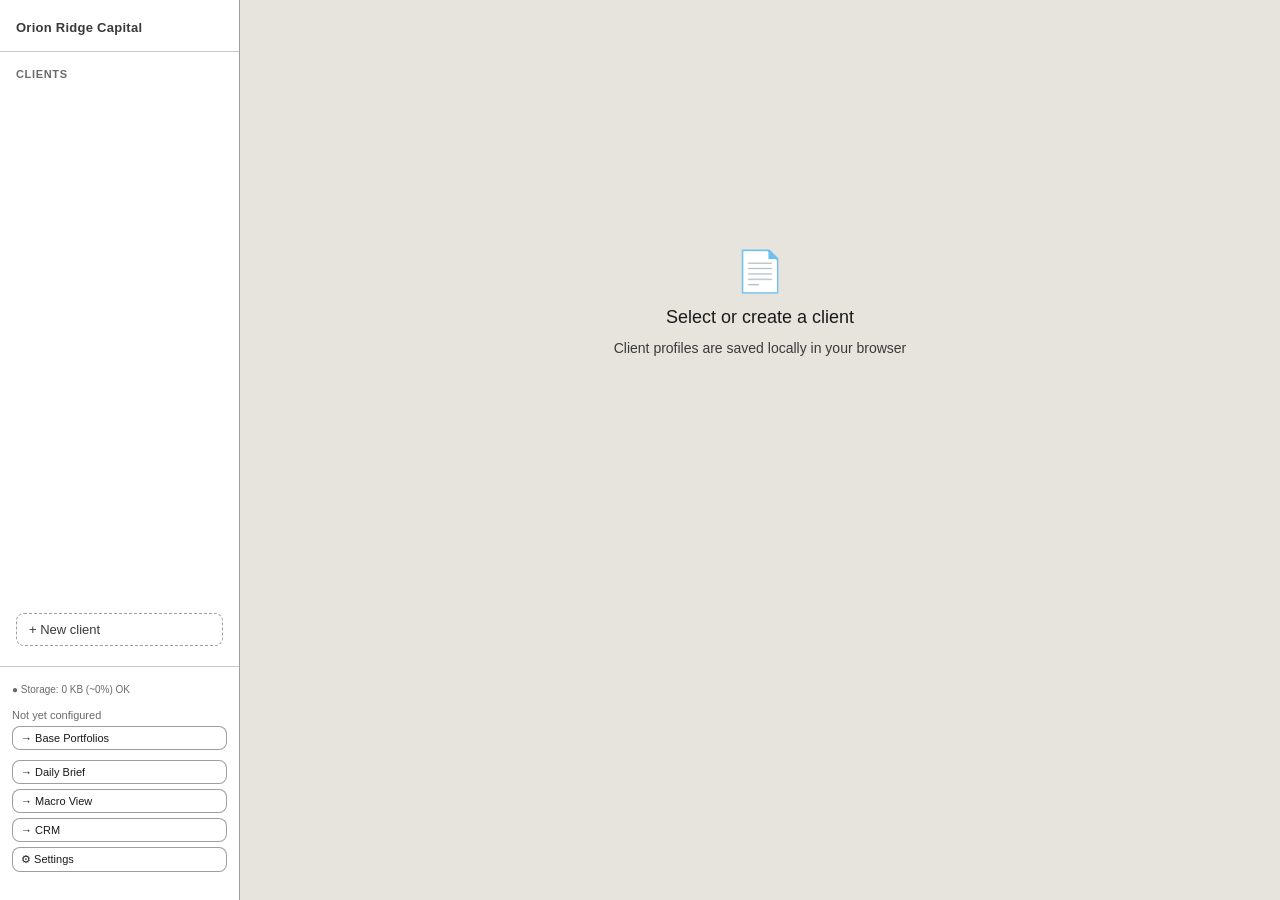
<file: index.html>
<!DOCTYPE html>
<html lang="en">
<head>
<meta charset="UTF-8">
<meta name="viewport" content="width=device-width, initial-scale=1.0">
<title>Suitability Letter Generator — Orion Ridge Capital</title>
<link rel="preconnect" href="https://fonts.googleapis.com">
<link rel="preconnect" href="https://fonts.gstatic.com" crossorigin>
<link href="https://fonts.googleapis.com/css2?family=Playfair+Display:wght@400;600;700&display=swap" rel="stylesheet">
<link rel="stylesheet" href="style.css?v=1787406672">
<body>
<div class="app">

  <!-- Sidebar -->
  <aside class="sidebar">
    <div class="sidebar-logo">Orion Ridge Capital</div>
    <div class="sidebar-section-label">Clients</div>
    <div id="clientList" class="client-list"></div>
    <button class="btn-new-client" onclick="newClient()">+ New client</button>
    <div id="clientNameEditor" class="client-name-editor hidden">
      <input type="text" id="clientNameInput" placeholder="Client name"
        onblur="saveClientName()" onkeydown="if(event.key==='Enter')this.blur()" />
    </div>
    <div class="sidebar-divider"></div>
    <div id="storageHealthBar" style="padding:6px 12px;font-size:10px;color:var(--text3)"></div>
    <div style="padding:8px 12px;display:flex;flex-direction:column;gap:5px">
      <div id="basePortfoliosSidebarStatus" style="font-size:11px;color:var(--text3)"></div>
      <button class="btn-secondary" style="font-size:11px;padding:5px 8px;text-align:left;cursor:pointer;width:100%" onclick="bpOpen()">→ Base Portfolios</button>
      <div id="dailyBriefSidebarStatus" style="font-size:11px;color:var(--text3)"></div>
      <button class="btn-secondary" style="font-size:11px;padding:5px 8px;text-align:left;cursor:pointer;width:100%" onclick="dbOpen()">→ Daily Brief</button>
      <button class="btn-secondary" style="font-size:11px;padding:5px 8px;text-align:left;cursor:pointer;width:100%" onclick="macroOpen()">→ Macro View</button>
      <button class="btn-secondary" style="font-size:11px;padding:5px 8px;text-align:left;cursor:pointer;width:100%" onclick="crmOpen()">→ CRM</button>
      <button class="btn-secondary" style="font-size:11px;padding:5px 8px;text-align:left;cursor:pointer;width:100%" onclick="settingsOpen()">⚙ Settings</button>
    </div>
  </aside>

  <!-- Main -->
  <main class="main">
    <div id="emptyState" class="empty-state">
      <div class="empty-icon">📄</div>
      <div class="empty-title">Select or create a client</div>
      <div class="empty-sub">Client profiles are saved locally in your browser</div>
    </div>
    <div id="appContent" class="hidden">

      <!-- Tabs -->
      <div class="tabs">
        <button class="tab active" onclick="switchTab('report', this)">Portfolio Report</button>
        <button class="tab" onclick="switchTab('rebalance', this)">Rebalancing</button>
        <button class="tab" onclick="switchTab('letter', this)">Suitability Letter</button>
        <button class="tab" onclick="switchTab('profile', this)">Profiling</button>
        <button class="tab" onclick="switchTab('client', this)">Client</button>
        <button class="tab" onclick="switchTab('history', this)">History</button>
      </div>

      <!-- Client Tab -->
      <div id="tab-client" class="tab-content hidden">
        <div class="section-header">
          <h2>Client</h2>
          <div class="section-sub">Basic client information.</div>
        </div>
        <div class="form-card" style="max-width:480px">
          <div class="field">
            <label>Client full name</label>
            <input type="text" id="c-name" placeholder="e.g. Ivan Petrov"
              oninput="updateClientName(this.value)" />
          </div>
        </div>
      </div>

      <!-- Profile Tab -->
      <div id="tab-profile" class="tab-content">
        <div class="section-header">
          <h2>Client profile</h2>
          <div class="section-sub">Saved once, used in every letter. Update only on re-profiling.</div>
        </div>

        <div class="form-card">
          <div class="field">
            <label>Risk tolerance</label>
            <div class="radio-group" id="p-riskTolerance"></div>
          </div>

          <div class="field">
            <label>Primary investment objective</label>
            <div class="radio-group" id="p-investmentObjective"></div>
          </div>

          <div class="field">
            <label>Financial goal</label>
            <div class="radio-group" id="p-financialGoal"></div>
          </div>

          <div class="field">
            <label>Maximum time horizon</label>
            <div class="radio-group" id="p-timeHorizon"></div>
          </div>

          <div class="field">
            <label>Investment knowledge &amp; experience <span class="label-hint">(select all that apply)</span></label>
            <div class="checkbox-group" id="p-knowledge"></div>
          </div>

          <div class="field">
            <label>Ability to bear losses</label>
            <div class="radio-group" id="p-abilityToBearLosses"></div>
          </div>

          <div class="form-actions">
            <button class="btn-primary" onclick="saveProfile()">Save profile</button>
            <span id="savedMsg" class="saved-msg hidden">✓ Saved</span>
          </div>
        </div>
      </div>

      <!-- Letter Tab -->
      <div id="tab-letter" class="tab-content hidden">
        <div class="section-header">
          <h2>New suitability letter</h2>
          <div class="section-sub">Transaction-specific information</div>
        </div>

        <!-- Step indicator -->
        <div class="steps" id="letterSteps"></div>

        <!-- Step 1: Meeting -->
        <div class="letter-step" id="lstep-0">
          <div class="form-card">
            <h3>Meeting details</h3>
            <div class="field">
              <label>Meeting / call date</label>
              <input type="date" id="l-date" />
            </div>
            <div class="field">
              <label>Meet or speak?</label>
              <div class="radio-group inline">
                <label class="radio-opt"><input type="radio" name="meetspeak" value="meet" checked /> meet</label>
                <label class="radio-opt"><input type="radio" name="meetspeak" value="speak" /> speak</label>
              </div>
            </div>
          </div>
        </div>

        <!-- Step 2: Recommendation -->
        <div class="letter-step hidden" id="lstep-1">
          <div class="form-card">
            <h3>Recommendation rationale</h3>
            <div class="field">
              <label>Detailed explanation</label>
              <div class="field-hint">Why the instrument was selected, how it meets the client's objectives (strategy, knowledge, risk tolerance, ability to bear losses), why this issuer, how it relates to the client's financial goal.</div>
              <textarea id="l-rationale" rows="8" placeholder="Describe the rationale for each recommended instrument..."></textarea>
            </div>
            <div class="field">
              <label>Recommended investments</label>
              <div class="field-hint">Enter or import new investments. Advisory fee defaults to 0. Click "Assign ratings" to get risk ratings for WAAR calculation.</div>
              <div style="display:flex;align-items:center;gap:8px;margin-bottom:8px;flex-wrap:wrap">
                <button class="btn-secondary" onclick="downloadInvestTemplate()" style="font-size:13px">↓ Template</button>
                <label class="btn-import" for="importInvestFile" style="margin:0">
                  ↑ Import Excel
                  <input type="file" id="importInvestFile" accept=".xlsx,.xls" style="display:none"
                    onchange="importInvestExcel(this)"/>
                </label>
                <span id="importInvestStatus" class="import-status"></span>
                <button class="btn-analyze" id="btnRateInvestments" onclick="assignInvestmentRatings()" style="font-size:13px;padding:7px 14px;margin-left:auto">Assign ratings →</button>
              </div>
              <span id="investRatingStatus" class="import-status" style="display:block;margin-bottom:8px"></span>
              <div class="table-wrap">
                <table class="input-table" id="l-investTable">
                  <thead><tr><th>Investment product</th><th>ISIN</th><th>Investment amount</th><th>Currency</th><th>Advisory fee</th><th></th></tr></thead>
                  <tbody id="l-investRows"></tbody>
                </table>
                <button class="btn-add-row" onclick="addInvestRow()">+ Add product</button>
              </div>
            </div>
          </div>
        </div>

        <!-- Step 3: Documents -->
        <div class="letter-step hidden" id="lstep-2">
          <div class="form-card">
            <h3>Documents sent to client</h3>
            <div class="field">
              <label>List of documents</label>
              <textarea id="l-documents" rows="4" placeholder="e.g. Key Information Document (KID), Fund Factsheet, Fee Schedule..."></textarea>
            </div>
            <div class="field">
              <label>Date sent / handed</label>
              <input type="date" id="l-docDate" />
            </div>
          </div>
        </div>

        <!-- Step 4: Portfolio & WAAR -->
        <div class="letter-step hidden" id="lstep-3">
          <div class="form-card">
            <h3>Portfolio &amp; WAAR calculation</h3>

            <!-- Existing portfolio -->
            <div class="upload-block">
              <div style="display:flex;align-items:center;justify-content:space-between;margin-bottom:10px;flex-wrap:wrap;gap:10px">
                <div>
                  <div class="upload-block-title">Existing portfolio (before transaction)</div>
                  <div class="upload-block-sub">Enter or import ISIN, name and USD amount — Claude assigns risk ratings</div>
                </div>
                <div style="display:flex;gap:8px;flex-wrap:wrap;align-items:center">
                  <button class="btn-secondary" onclick="downloadPortfolioTemplate()" style="font-size:13px">↓ Template</button>
                  <label class="btn-import" for="importExistingFile" style="margin:0">
                    ↑ Import Excel
                    <input type="file" id="importExistingFile" accept=".xlsx,.xls" style="display:none"
                      onchange="importPortfolioExcel(this)"/>
                  </label>
                                    <button class="btn-analyze" id="btnAnalyzeExisting" onclick="analyzeExistingPortfolio()">Assign ratings →</button>
                </div>
              </div>
              <span id="existingStatus" class="import-status" style="display:block;margin-bottom:8px"></span>
              <button onclick="importFromPortfolioReport()" style="font-size:12px;background:#2e7d52;color:#ffffff;border:2px solid #2e7d52;padding:5px 14px;border-radius:5px;cursor:pointer;margin-bottom:10px;font-weight:600">↙ Import from Portfolio Report</button>
              <div style="display:flex;align-items:center;gap:8px;margin-bottom:8px;font-size:13px">
                <label for="l-existingCcy" style="margin:0">Currency of the amounts below:</label>
                <select id="l-existingCcy" onchange="document.getElementById('l-existingCcyLbl').textContent=this.value;updateWAAR()" style="font-size:13px;padding:3px 6px">
                  <option>USD</option><option>GBP</option><option>EUR</option><option>CHF</option>
                </select>
              </div>
              <div class="table-wrap">
                <table class="input-table">
                  <thead><tr><th style="width:130px">ISIN</th><th>Product name</th><th>Amount (<span id="l-existingCcyLbl">USD</span>)</th><th style="width:80px">Risk rating</th><th></th></tr></thead>
                  <tbody id="l-existingRows"></tbody>
                </table>
                <button class="btn-add-row" onclick="addExistingRow()">+ Add row</button>
              </div>
              <div class="waar-result" style="margin-top:10px">
                <span class="waar-label">WAAR before:</span>
                <span class="waar-val" id="waar-before">—</span>
              </div>
            </div>

            <!-- WAAR after -->
            <div class="upload-block" style="margin-top:1.25rem">
              <div class="upload-block-title" style="margin-bottom:4px">WAAR after transaction</div>
              <div class="upload-block-sub" style="margin-bottom:10px">Auto-calculated: existing portfolio + new investments from Step 2</div>
              <div class="waar-result">
                <span class="waar-label">WAAR after (existing + new):</span>
                <span class="waar-val" id="waar-after">—</span>
              </div>
              <div style="display:none"><tbody id="l-newRows"></tbody></div>
              <button class="btn-secondary" onclick="exportProfilingCalculator()" style="font-size:13px;margin-top:12px">↓ Export Profiling Calculator (xlsx)</button>
            </div>

          </div>
        </div>

        <!-- Step 5: Model Portfolio -->
        <div class="letter-step hidden" id="lstep-4">
          <div class="form-card">
            <h3>Model portfolio allocation</h3>
            <div class="field">
              <label>Model portfolio name</label>
              <input type="text" id="l-modelName" placeholder="e.g. Growth & Income Model Portfolio" />
            </div>
            <div class="field">
              <label>Asset allocation</label>
              <div class="import-bar">
                <label class="btn-import" for="importModel">
                  ↑ Upload Excel
                  <input type="file" id="importModel" accept=".xlsx,.xls" style="display:none"
                    onchange="importModelExcel(this)"/>
                </label>
                <span id="importModelStatus" class="import-status" style="margin-left:8px"></span>
<button onclick="importModelFromBasePortfolios()" style="font-size:12px;background:#2e7d52;color:#fff;border:none;padding:5px 12px;border-radius:5px;cursor:pointer;font-weight:600;margin-left:8px">↙ From Base Portfolios</button>
                <button class="btn-add-row" style="margin-left:auto" onclick="addModelRow()">+ Add row manually</button>
              </div>
              <div class="table-wrap">
                <table class="input-table">
                  <thead><tr><th>Asset class</th><th>Percentage (%)</th><th></th></tr></thead>
                  <tbody id="l-modelRows"></tbody>
                </table>
              </div>
            </div>

            <div class="field" style="margin-top:1.5rem">
              <label class="checkbox-label">
                <input type="checkbox" id="l-hasDeviation" onchange="toggleDeviation()" />
                Client requested deviation from model portfolio
              </label>
            </div>
            <div id="deviationBlock" class="hidden">
              <div class="field">
                <label>Reason for deviation</label>
                <textarea id="l-deviationReason" rows="3" placeholder="e.g. existing holdings, specific market views..."></textarea>
              </div>
              <div class="field">
                <label>Selected asset allocation</label>
                <div class="table-wrap">
                  <table class="input-table">
                    <thead><tr><th>Asset class</th><th>Percentage (%)</th><th></th></tr></thead>
                    <tbody id="l-deviationRows"></tbody>
                  </table>
                  <button class="btn-add-row" onclick="addDeviationRow()">+ Add asset class</button>
                </div>
              </div>
            </div>
          </div>
        </div>

        <!-- Step 6: Special conditions -->
        <div class="letter-step hidden" id="lstep-5">
          <div class="form-card">
            <h3>Special conditions</h3>

            <div class="field">
              <label>Concentration risk</label>
              <div class="radio-group">
                <label class="radio-opt block">
                  <input type="radio" name="concentration" value="ok" checked />
                  <span><strong>Does not exceed trigger</strong> — confirm that concentration limits are met</span>
                </label>
                <label class="radio-opt block">
                  <input type="radio" name="concentration" value="breach" />
                  <span><strong>Exceeds trigger</strong> — portfolio is over-concentrated</span>
                </label>
              </div>
            </div>

            <div class="field">
              <label class="checkbox-label">
                <input type="checkbox" id="l-waarBreach" />
                Client requested products suitable despite WAAR breach
              </label>
            </div>

            <div class="field">
              <label class="checkbox-label">
                <input type="checkbox" id="l-taa" />
                Transaction against advice (TAA)
              </label>
            </div>
          </div>
        </div>

        <!-- Step 7: Periodic review -->
        <div class="letter-step hidden" id="lstep-6">
          <div class="form-card">
            <h3>Periodic assessment of suitability</h3>
            <div class="field">
              <label>Would / would not require review?</label>
              <div class="radio-group inline">
                <label class="radio-opt"><input type="radio" name="wouldReview" value="would" /> Would</label>
                <label class="radio-opt"><input type="radio" name="wouldReview" value="would not" checked /> Would not</label>
              </div>
            </div>
            <div class="field">
              <label>Reasons <span class="label-hint">(select all that apply)</span></label>
              <div class="checkbox-group">
                <label class="checkbox-opt">
                  <input type="checkbox" id="rev-maturity" />
                  <span>Would <strong>not</strong> require review — investment held to maturity</span>
                </label>
                <label class="checkbox-opt">
                  <input type="checkbox" id="rev-nonadv" />
                  <span>Would require review if client performs non-advised transaction or transfers in an investment</span>
                </label>
                <label class="checkbox-opt">
                  <input type="checkbox" id="rev-leverage" />
                  <span>Would require review if client buying investment with leverage</span>
                </label>
                <label class="checkbox-opt">
                  <input type="checkbox" id="rev-ir56" />
                  <span>Would require review if client investing in IR5/IR6 products</span>
                </label>
              </div>
            </div>
          </div>
        </div>

        <!-- Navigation -->
        <div class="step-nav">
          <button class="btn-secondary" id="btnBack" onclick="prevStep()" style="display:none">← Back</button>
          <button class="btn-primary" id="btnNext" onclick="nextStep()">Continue →</button>
          <button class="btn-generate hidden" id="btnGenerate" onclick="generateLetter()">Generate letter ↗</button>
        </div>
      </div>

      <!-- Portfolio Report Tab -->
      <div id="tab-report" class="tab-content hidden">
        <div class="section-header">
          <h2>Portfolio Report</h2>
          <div class="section-sub">Upload portfolio export from cbonds — report generated automatically</div>
        </div>

        <div class="form-card">
          <h3>Report details</h3>
          <div style="display:flex;align-items:center;gap:8px;margin-bottom:8px">
            <input type="checkbox" id="r-showClientName" checked style="width:14px;height:14px;cursor:pointer">
            <label for="r-showClientName" style="font-size:12px;cursor:pointer;color:var(--text2)">Show client name on cover page</label>
          </div>
          <div style="display:flex;align-items:center;gap:8px;margin-bottom:12px">
            <input type="checkbox" id="r-generateCommentary" checked style="width:14px;height:14px;cursor:pointer">
            <label for="r-generateCommentary" style="font-size:12px;cursor:pointer;color:var(--text2)">Generate AI commentary (requires API key)</label>
          </div>
          <div class="field">
            <label>Portfolio inception date <span style="font-weight:400;color:var(--text3)">(optional — used for annualized return calculation)</span></label>
            <input type="date" id="r-inceptionDate" style="font-size:12px;padding:5px 8px;border:1px solid var(--border);border-radius:4px;background:var(--bg2);color:var(--text1);width:160px">
          </div>
          <div class="field">
            <label>Client IR rating (for benchmark comparison)</label>
            <div class="radio-group inline" id="r-clientIR">
              <label class="radio-opt"><input type="radio" name="r-ir" value="IR1" /> IR1</label>
              <label class="radio-opt"><input type="radio" name="r-ir" value="IR2" /> IR2</label>
              <label class="radio-opt"><input type="radio" name="r-ir" value="IR3" checked /> IR3</label>
              <label class="radio-opt"><input type="radio" name="r-ir" value="IR4" /> IR4</label>
              <label class="radio-opt"><input type="radio" name="r-ir" value="IR5" /> IR5</label>
              <label class="radio-opt"><input type="radio" name="r-ir" value="IR6" /> IR6</label>
            </div>
          </div>
        </div>

        <div class="form-card">
          <h3>Portfolio data</h3>
          <div class="field">
            <label>cbonds portfolio export (.xlsx)</label>
            <div class="field-hint">Upload the full cbonds export — system reads bonds, funds, stocks, dividends, coupons automatically.</div>
            <div style="display:flex;align-items:center;gap:10px;flex-wrap:wrap">
              <label class="btn-import" for="r-portfolioFile">
                ↑ Upload cbonds Excel
                <input type="file" id="r-portfolioFile" accept=".xlsx,.xls" style="display:none"
                  onchange="document.getElementById('r-portfolioFileName').textContent=this.files[0]?.name||''"/>
              </label>
              <span id="r-portfolioFileName" class="file-name"></span>
            </div>
            <!-- hidden currency selector — value set by autodetect, used internally -->
            <select id="r-portfolioCcy" style="display:none">
              <option value="USD">USD</option>
              <option value="EUR">EUR</option>
              <option value="GBP">GBP</option>
              <option value="CHF">CHF</option>
              <option value="RUB">RUB</option>
            </select>
          </div>
        </div>

        <div class="form-card">
          <h3>Portfolio value chart <span style="font-weight:400;color:var(--text3)">(optional)</span></h3>
          <div class="field">
            <div class="field-hint">Upload a screenshot of the portfolio value chart — it will appear in the report between the summary and asset allocation sections.</div>
            <div style="display:flex;align-items:center;gap:10px;flex-wrap:wrap">
              <label class="btn-import" for="r-chartFile">
                ↑ Upload chart image
                <input type="file" id="r-chartFile" accept="image/*" style="display:none"
                  onchange="previewChart(this)"/>
              </label>
              <span id="r-chartFileName" class="file-name"></span>
              <button class="btn-secondary" id="r-clearChart" onclick="clearChart()" style="display:none;font-size:13px">✕ Remove</button>
            </div>
            <div id="r-chartPreview" style="margin-top:10px;display:none">
              <img id="r-chartImg" style="max-width:100%;max-height:300px;border-radius:var(--radius);border:0.5px solid var(--border)" />
            </div>
          </div>

          <div class="field" style="margin-top:14px;padding-top:14px;border-top:0.5px solid var(--border)">
            <div class="field-hint"><strong>Second chart (optional)</strong> — if capital was added or withdrawn, one chart shows that cash flow as a jump and breaks the statistics. Upload the chart for the earlier period above and the chart for the later period here: they are read separately and chain-linked, so the jump between them is excluded.</div>
            <div style="display:flex;align-items:center;gap:10px;flex-wrap:wrap">
              <label class="btn-import" for="r-chartFile2">
                ↑ Upload 2nd period chart
                <input type="file" id="r-chartFile2" accept="image/*" style="display:none"
                  onchange="previewChart2(this)"/>
              </label>
              <span id="r-chartFileName2" class="file-name"></span>
              <button class="btn-secondary" id="r-clearChart2" onclick="clearChart2()" style="display:none;font-size:13px">✕ Remove</button>
            </div>
            <div id="r-chartPreview2" style="margin-top:10px;display:none">
              <img id="r-chartImg2" style="max-width:100%;max-height:300px;border-radius:var(--radius);border:0.5px solid var(--border)" />
            </div>
          </div>
        </div>

        <div class="form-card">
          <h3>Holdings breakdown image <span style="font-weight:400;color:var(--text3)">(optional)</span></h3>
          <div class="field">
            <div class="field-hint">Upload a holdings/issuers breakdown chart from Cbonds — it will appear in the report after the Performance section.</div>
            <div style="display:flex;align-items:center;gap:10px;flex-wrap:wrap">
              <label class="btn-import" for="r-breakdownFile">
                ↑ Upload breakdown image
                <input type="file" id="r-breakdownFile" accept="image/*" style="display:none"
                  onchange="previewBreakdown(this)"/>
              </label>
              <span id="r-breakdownFileName" class="file-name"></span>
              <button class="btn-secondary" id="r-clearBreakdown" onclick="clearBreakdown()" style="display:none;font-size:13px">✕ Remove</button>
            </div>
            <div id="r-breakdownPreview" style="margin-top:10px;display:none">
              <img id="r-breakdownImg" style="max-width:100%;max-height:300px;border-radius:var(--radius);border:0.5px solid var(--border)" />
            </div>
          </div>
        </div>

        <!-- Analytics data -->
        <div class="form-card" style="margin-top:1rem">
          <h3>Analytics <span style="font-weight:400;color:var(--text3)">(optional)</span></h3>
          <p style="font-size:13px;color:var(--text2);margin-bottom:1rem">Upload holding quotes for full analytics (volatility, risk contribution, beta). Without quotes, analytics use chart image only.</p>

          <div style="display:flex;gap:1.5rem;flex-wrap:wrap;margin-bottom:1rem">
            <!-- Mode toggle -->
            <div style="display:flex;gap:8px;align-items:center">
              <label style="font-size:13px;color:var(--text2)">Analytics mode:</label>
              <label style="font-size:13px;cursor:pointer">
                <input type="radio" name="analyticsMode" value="chart" checked onchange="setAnalyticsMode(this.value)"> Quick (chart only)
              </label>
              <label style="font-size:13px;cursor:pointer">
                <input type="radio" name="analyticsMode" value="full" onchange="setAnalyticsMode(this.value)"> Full (quotes)
              </label>
            </div>
          </div>

          <!-- Full mode inputs -->
          <div id="analyticsFullInputs" style="display:none">
            <div class="field" style="margin-bottom:1rem">
              <label>Holding quotes <span style="font-weight:400;color:var(--text3)">(select all xlsx files at once)</span></label>
              <div style="display:flex;align-items:center;gap:10px;flex-wrap:wrap">
                <label class="btn-import" for="r-holdingQuotes">
                  ↑ Upload holding quotes
                  <input type="file" id="r-holdingQuotes" accept=".xlsx,.xls" multiple style="display:none"
                    onchange="loadHoldingQuotes(this)"/>
                </label>
                <span id="r-holdingQuotesStatus" class="file-name"></span>
              </div>
            </div>

            <div id="r-benchmarkLoaded" style="font-size:12px;color:var(--text3)"></div>
          </div>
        </div>

        <!-- Cash & Deposits -->
        <div class="form-card" style="margin-top:1rem">
          <h3>Cash &amp; Deposits <span style="font-weight:400;color:var(--text3)">(optional)</span></h3>
          <p style="font-size:13px;color:var(--text2);margin-bottom:1rem">Included in report for information only — not counted in portfolio allocation or WAAR.</p>

          <div style="display:grid;grid-template-columns:1fr 1fr;gap:16px">

            <!-- Current accounts -->
            <div>
              <div style="font-size:12px;font-weight:600;color:var(--text2);margin-bottom:8px;text-transform:uppercase;letter-spacing:0.05em">Current accounts</div>
              <div id="r-current-accounts">
                <div class="deposit-row" style="display:flex;gap:6px;margin-bottom:6px">
                  <select class="deposit-ccy" onchange="saveDepositData()" style="font-size:12px;padding:4px 6px;border:1px solid var(--border);border-radius:4px;background:var(--bg2);color:var(--text1);width:70px">
                    <option>USD</option><option>EUR</option><option>GBP</option><option>CHF</option><option>Other</option>
                  </select>
                  <input type="number" class="deposit-amount" placeholder="Amount" oninput="saveDepositData()" style="font-size:12px;padding:4px 8px;border:1px solid var(--border);border-radius:4px;background:var(--bg2);color:var(--text1);flex:1;min-width:0">
                </div>
              </div>
              <button class="btn-secondary" onclick="addDepositRow('r-current-accounts')" style="font-size:11px;padding:3px 8px;margin-top:2px">+ Add currency</button>
            </div>

            <!-- Time deposits -->
            <div>
              <div style="font-size:12px;font-weight:600;color:var(--text2);margin-bottom:8px;text-transform:uppercase;letter-spacing:0.05em">Time deposits</div>
              <div style="display:flex;gap:5px;margin-bottom:4px;flex-wrap:wrap">
                <span style="font-size:10px;color:var(--text3);width:68px">CCY</span>
                <span style="font-size:10px;color:var(--text3);flex:1;min-width:100px">Amount</span>
                <span style="font-size:10px;color:var(--text3);width:110px">Start date</span>
                <span style="font-size:10px;color:var(--text3);width:110px">Maturity</span>
                <span style="font-size:10px;color:var(--text3);width:72px">Rate p.a.</span>
              </div>
              <div id="r-time-deposits">
                <div class="deposit-row" style="display:flex;gap:5px;margin-bottom:6px;flex-wrap:wrap;align-items:center">
                  <select class="deposit-ccy" onchange="saveDepositData()" style="font-size:12px;padding:4px 6px;border:1px solid var(--border);border-radius:4px;background:var(--bg2);color:var(--text1);width:68px">
                    <option>USD</option><option>EUR</option><option>GBP</option><option>CHF</option>
                  </select>
                  <input type="number" class="deposit-amount" placeholder="Amount" oninput="saveDepositData()" style="font-size:12px;padding:4px 8px;border:1px solid var(--border);border-radius:4px;background:var(--bg2);color:var(--text1);flex:1;min-width:100px">
                  <input type="date" class="deposit-date-start" title="Start date" oninput="saveDepositData()" style="font-size:11px;padding:3px 6px;border:1px solid var(--border);border-radius:4px;background:var(--bg2);color:var(--text1);width:110px">
                  <input type="date" class="deposit-date-end" title="Maturity date" oninput="saveDepositData()" style="font-size:11px;padding:3px 6px;border:1px solid var(--border);border-radius:4px;background:var(--bg2);color:var(--text1);width:110px">
                  <input type="number" class="deposit-rate" placeholder="Rate %" step="0.01" min="0" oninput="saveDepositData()" style="font-size:11px;padding:3px 6px;border:1px solid var(--border);border-radius:4px;background:var(--bg2);color:var(--text1);width:72px">
                </div>
              </div>
              <button class="btn-secondary" onclick="addDepositRow('r-time-deposits')" style="font-size:11px;padding:3px 8px;margin-top:2px">+ Add currency</button>
            </div>

          </div>

          <!-- Securities-only toggle -->
          <div style="margin-top:14px;padding-top:12px;border-top:1px solid var(--border)">
            <label style="display:flex;align-items:center;gap:8px;font-size:12px;cursor:pointer;color:var(--text2)">
              <input type="checkbox" id="r-depositsOnly" style="width:14px;height:14px" onchange="toggleDepositsOnly(this.checked)">
              Client has <strong style="margin:0 3px">no securities portfolio</strong> — report on cash &amp; deposits only
            </label>
          </div>
        </div>

        <div style="margin-top:1rem">
          <button class="btn-generate" onclick="runPortfolioReport()" style="display:inline-flex;align-items:center;gap:8px">
            Generate report ↗
          </button>
        </div>

        <div id="r-reportOutput" class="hidden" style="margin-top:1.5rem">
          <div class="no-print" style="display:flex;gap:10px;margin-bottom:12px;flex-wrap:wrap;align-items:center">
            <button class="btn-secondary" onclick="printReport()">Print / PDF</button>
            <button class="btn-secondary" onclick="exportReportToWord()">Export Word</button>
            <button class="btn-primary" onclick="saveCurrentReport()">💾 Save Report</button>
            <button class="btn-secondary" onclick="document.getElementById('r-reportOutput').classList.add('hidden')">Close</button>
            <div style="margin-left:auto;display:flex;align-items:center;gap:8px">
              <span style="font-size:13px;color:var(--text2)">Display in:</span>
              <div id="ccyToggle" style="display:flex;gap:4px">
                <button class="ccy-btn active" data-ccy="USD" onclick="switchDisplayCcy('USD',this)">USD</button>
                <button class="ccy-btn" data-ccy="EUR" onclick="switchDisplayCcy('EUR',this)">EUR</button>
                <button class="ccy-btn" data-ccy="GBP" onclick="switchDisplayCcy('GBP',this)">GBP</button>
                <button class="ccy-btn" data-ccy="CHF" onclick="switchDisplayCcy('CHF',this)">CHF</button>
              </div>
            </div>
          </div>
          <div id="r-indicativeReturn" class="no-print"></div>
          <div id="r-reportContent"></div>
        </div>
      </div>

      <div id="tab-history" class="tab-content hidden">
        <div class="section-header">
          <h2>History</h2>
          <div class="section-sub">Saved letters and portfolio reports for this client</div>
        </div>
        <div style="display:flex;gap:8px;margin-bottom:1rem">
          <button class="btn-secondary" id="hist-tab-letters" onclick="switchHistoryTab('letters')" style="font-weight:600">📄 Letters</button>
          <button class="btn-secondary" id="hist-tab-reports" onclick="switchHistoryTab('reports')">📊 Portfolio Reports</button>
        </div>
        <div id="historyList"></div>
        <div id="reportHistoryList" class="hidden"></div>
      </div>

      <!-- Base Portfolios Tab - removed from here, now standalone below -->

      <!-- Rebalancing Tab -->
      <div id="tab-rebalance" class="tab-content hidden">
        <div class="section-header">
          <h2>Rebalancing</h2>
          <div class="section-sub">Select holdings and benchmark — system calculates required trades.</div>
        </div>

        <!-- Settings bar -->
        <div class="form-card" style="max-width:780px;margin-bottom:1rem">
          <div style="display:flex;gap:2rem;align-items:flex-start;flex-wrap:wrap">

            <div class="field" style="flex:0 0 auto;min-width:160px">
              <label>Mode</label>
              <div style="display:flex;flex-direction:column;gap:6px;margin-top:4px">
                <label style="font-size:13px;cursor:pointer">
                  <input type="radio" name="rbMode" value="equity" checked onchange="rbInit()"> Equity sleeve only
                </label>
                <label style="font-size:13px;cursor:pointer">
                  <input type="radio" name="rbMode" value="full" onchange="rbInit()"> Full allocation
                </label>
              </div>
            </div>

            <div class="field" style="flex:0 0 auto;min-width:120px">
              <label>Benchmark IR</label>
              <select id="rb-irSelect" onchange="rbInit()" style="margin-top:4px;font-size:13px;padding:4px 8px;border:1px solid var(--border);border-radius:5px;background:var(--bg1)">
                <option value="IR1">IR1</option>
                <option value="IR2">IR2</option>
                <option value="IR3" selected>IR3</option>
                <option value="IR4">IR4</option>
                <option value="IR5">IR5</option>
                <option value="IR6">IR6</option>
              </select>
            </div>

            <div style="flex:1;min-width:200px;align-self:flex-end">
              <div id="rb-portfolioStatus" style="font-size:12px;color:var(--text3);margin-bottom:6px"></div>
              <button class="btn-secondary" style="font-size:12px;padding:5px 12px" onclick="rbInit()">↻ Refresh from portfolio</button>
            </div>
          </div>
        </div>

        <!-- Holdings selection -->
        <div id="rb-step2" style="display:none">
          <div class="form-card" style="max-width:780px;margin-bottom:1rem">
            <div style="display:flex;justify-content:space-between;align-items:center;margin-bottom:0.75rem">
              <label style="font-weight:600;font-size:13px">Holdings</label>
              <div style="display:flex;gap:6px">
                <button class="btn-secondary" style="font-size:12px;padding:4px 10px" onclick="rbSelectAll(true)">All</button>
                <button class="btn-secondary" style="font-size:12px;padding:4px 10px" onclick="rbSelectAll(false)">None</button>
                <button class="btn-secondary" style="font-size:12px;padding:4px 10px" onclick="rbSelectByType('equity')">Equity</button>
                <button class="btn-secondary" style="font-size:12px;padding:4px 10px" onclick="rbSelectByType('bond')">Bonds</button>
              </div>
            </div>
            <div id="rb-holdingsList" style="max-height:340px;overflow-y:auto;border:1px solid var(--border);border-radius:6px"></div>
            <div style="margin-top:0.75rem;display:flex;align-items:center;gap:1rem;flex-wrap:wrap">
              <div style="display:flex;align-items:center;gap:8px;font-size:13px">
                <label style="color:var(--text2);white-space:nowrap">Additional cash to invest:</label>
                <div style="display:flex;align-items:center;gap:4px">
                  <span style="color:var(--text3);font-size:13px">$</span>
                  <input type="number" id="rb-addCash" placeholder="0" min="0" step="1000"
                    style="width:130px;padding:5px 8px;font-size:13px;border:1px solid var(--border);border-radius:5px;background:var(--bg1)">
                </div>
                <span style="font-size:12px;color:var(--text3)">(leave blank = minimum required buys only)</span>
              </div>
              <button class="btn-primary" style="margin-left:auto" onclick="runRebalance()">Calculate rebalancing</button>
            </div>
          </div>
        </div>

        <!-- Results -->
        <div id="rb-output" style="display:none;max-width:780px">
          <div id="rb-allocationTable"></div>
        </div>
        <div id="rb-empty" style="color:var(--text3);font-size:13px">Load a portfolio in Portfolio Report tab first.</div>
      </div>

    </div>

  <!-- Base Portfolios panel — sibling to appContent, inside main -->
  <div id="basePortfoliosPanel" class="hidden" style="padding:2rem;overflow-y:auto">
    <div style="display:flex;align-items:center;justify-content:space-between;margin-bottom:1.5rem">
      <div>
        <div style="font-size:11px;font-weight:600;text-transform:uppercase;letter-spacing:0.06em;color:var(--text3);margin-bottom:4px">Orion Ridge Capital</div>
        <h2 style="font-size:20px;font-weight:600;color:var(--text1)">Base Portfolios</h2>
        <div style="font-size:13px;color:var(--text3);margin-top:2px">Monthly update — benchmarks, BCA views, portfolio weights &amp; indicative returns</div>
      </div>
      <button class="btn-secondary" onclick="bpClose()" style="font-size:13px;padding:6px 14px">← Back to clients</button>
    </div>

    <!-- 3 upload cards -->
    <div style="display:grid;grid-template-columns:1fr 1fr 1fr;gap:14px;margin-bottom:20px">

      <div class="form-card" style="margin:0">
        <h3 style="margin-bottom:6px">1. Benchmark quotes</h3>
        <p style="font-size:11px;color:var(--text3);margin-bottom:10px;line-height:1.5">Upload cbonds xlsx for equity and bond ETFs:<br>
          <b>ACWI</b> — US4642882579 — iShares MSCI ACWI ETF<br>
          <b>AGGU</b> — IE00BZ043R46 — iShares Core Global Agg Bond ETF<br>
          <span style="color:#3b6d11">Cash rates fetched automatically from FRED (US 1Y Treasury GS1)</span>
        </p>
        <div style="display:flex;gap:8px;align-items:center;flex-wrap:wrap;margin-bottom:8px">
          <label class="btn-import" for="bp-etf-upload" style="font-size:12px;padding:6px 10px;display:inline-flex;cursor:pointer">
            ↑ Upload ACWI + AGGU (xlsx)
            <input type="file" id="bp-etf-upload" accept=".xlsx,.xls" multiple style="display:none" onchange="bpLoadEtfQuotes(this)">
          </label>
          <button class="btn-secondary" onclick="bpFetchFredGS1(document.getElementById('bp-etf-status'))" style="font-size:12px;padding:5px 10px">↓ Fetch cash from FRED</button>
        </div>
        <div id="bp-etf-status" style="font-size:11px;color:var(--text3)">No files loaded</div>
      </div>

      <div class="form-card" style="margin:0">
        <h3 style="margin-bottom:6px">2. BCA recommended allocation (screenshot)</h3>
        <p style="font-size:11px;color:var(--text3);margin-bottom:10px;line-height:1.4">Upload a screenshot of page 2 of the BCA GAA report — the "Recommended Allocation" table with Previous/Current squares.</p>
        <label class="btn-import" for="bp-pdf-upload" style="font-size:12px;padding:6px 10px;display:inline-flex;cursor:pointer;margin-bottom:8px">
          ↑ Upload screenshot (PNG/JPG)
          <input type="file" id="bp-pdf-upload" accept=".png,.jpg,.jpeg,.webp" style="display:none" onchange="bpLoadBcaPdf(this)">
        </label>
        <div id="bp-pdf-status" style="font-size:11px;color:var(--text3)">No file loaded</div>
      </div>

      <div class="form-card" style="margin:0">
        <h3 style="margin-bottom:6px">3. BCA allocation data</h3>
        <p style="font-size:11px;color:var(--text3);margin-bottom:8px;line-height:1.4">Paste text from BCA GAA recommended allocation page (weights, views, performance).</p>
        <textarea id="bp-alloc-paste" rows="5" placeholder="Paste BCA allocation text here..." style="width:100%;font-size:11px;padding:6px 8px;border:1px solid var(--border);border-radius:4px;background:var(--bg2);color:var(--text1);resize:vertical;margin-bottom:8px"></textarea>
        <button class="btn-secondary" onclick="bpParseAllocText()" style="font-size:12px;padding:4px 10px">Parse</button>
        <span id="bp-alloc-status" style="font-size:11px;color:var(--text3);margin-left:8px"></span>
      </div>

    </div>

    <!-- BCA Views table (populated after screenshot parse) -->
    <div id="bp-views-section" style="display:none;margin-bottom:16px">
      <div style="display:flex;align-items:center;justify-content:space-between;margin-bottom:10px">
        <span style="font-size:13px;font-weight:600;color:var(--text1)">BCA Research — recommended allocation views</span>
        <span id="bp-views-source" style="font-size:11px;color:var(--text3)"></span>
      </div>
      <div id="bp-bca-table-wrap"></div>
      <div style="margin-top:12px;padding-top:12px;border-top:1px solid var(--border);display:flex;gap:8px;align-items:center;flex-wrap:wrap">
        <label style="font-size:11px;color:var(--text3)">Quarter
          <input id="bp-bca-lock-quarter" type="text" placeholder="Q4 2026" style="width:90px;font-size:12px;padding:4px 6px;border:1px solid var(--border);border-radius:4px;background:var(--bg2);color:var(--text1);margin-left:4px">
        </label>
        <label style="font-size:11px;color:var(--text3)">Report date
          <input id="bp-bca-lock-date" type="date" style="font-size:12px;padding:4px 6px;border:1px solid var(--border);border-radius:4px;background:var(--bg2);color:var(--text1);margin-left:4px">
        </label>
        <button class="btn-secondary" onclick="bpSaveBcaViewsToMacroDashboard()" style="font-size:12px;padding:5px 10px">🔒 Lock &amp; save to macro-dashboard (this quarter)</button>
        <span id="bp-bca-lock-status" style="font-size:11px;color:var(--text3)"></span>
      </div>
      <div style="font-size:11px;color:var(--text3);margin-top:6px;line-height:1.4">
        Per ORCAP policy (Document 2 §5): the BCA report used for the quarter's Stage 2 comparison is fixed at the first month of the quarter and not refreshed intra-quarter — lock it once here after parsing it above, then it's used as-is by every "Generate IC Pack" run until the next quarter's report is locked. Needs a GitHub token (enter it in Macro View first — same token, same repo).
      </div>
    </div>

    <!-- Full BCA report text for AI commentary -->
    <div style="margin-bottom:16px">
      <div style="font-size:13px;font-weight:600;color:var(--text1);margin-bottom:6px">BCA report text <span style="font-size:11px;font-weight:400;color:var(--text3)">(paste full report text — used for AI commentary in portfolio reports)</span></div>
      <textarea id="bp-report-text" rows="6" placeholder="Paste the full BCA GAA report text here..." style="width:100%;font-size:11px;padding:8px;border:1px solid var(--border);border-radius:4px;background:var(--bg2);color:var(--text1);resize:vertical"></textarea>
      <button class="btn-secondary" onclick="bpSaveReportText()" style="font-size:12px;padding:4px 10px;margin-top:6px">Save text</button>
      <span id="bp-report-text-status" style="font-size:11px;color:var(--text3);margin-left:8px"></span>
    </div>

    <div id="bp-parsed-preview" style="display:none;margin-bottom:16px">
      <div id="bp-parsed-detail" class="hidden"></div>
      <div id="bp-parsed-summary" style="font-size:12px;color:var(--text3)"></div>
    </div>

    <!-- Committee decision below the top level (IR3 = firm level) -->
    <div style="margin:0 0 16px;border:1px solid var(--border);border-radius:6px;padding:12px;background:var(--bg2)">
      <div style="font-size:13px;font-weight:600;color:var(--text1);margin-bottom:4px">Committee decision for IR3 (sectors, bond segments, duration)</div>
      <div style="font-size:11px;color:var(--text3);margin-bottom:10px;line-height:1.5">Enter the Committee's final weights as % of the equity sleeve and of the bond sleeve. They are applied to every risk profile in proportion to its own Equities and Bonds total. Leave a block empty to use the benchmark proportions.</div>
      <div style="display:flex;gap:24px;flex-wrap:wrap">
        <div><div style="font-size:12px;font-weight:600;margin-bottom:4px">Equity sectors (% of equities) <span id="bp-cm-sec-sum" style="font-weight:400;color:var(--text3)"></span></div><div id="bp-cm-sectors"></div></div>
        <div><div style="font-size:12px;font-weight:600;margin-bottom:4px">Bond segments (% of bonds) <span id="bp-cm-seg-sum" style="font-weight:400;color:var(--text3)"></span></div><div id="bp-cm-segs"></div>
          <div style="font-size:12px;font-weight:600;margin:10px 0 4px">Duration stance</div>
          <select id="bp-cm-duration" style="font-size:12px;padding:4px 6px"><option value="">Not set</option><option>Neutral</option><option>Short</option><option>Long</option></select></div>
      </div>
    </div>

    <!-- Hidden inputs for bpSaveAndGenerate compatibility -->
    <input type="hidden" id="bp-ir3-eq" value="50">
    <input type="hidden" id="bp-ir3-bd" value="47.5">
    <input type="hidden" id="bp-ir3-ca" value="2.5">
    <input type="hidden" id="bp-ret-eq-12m" value="31.6">
    <input type="hidden" id="bp-ret-eq-5y" value="76.0">
    <input type="hidden" id="bp-ret-bd-12m" value="2.3">
    <input type="hidden" id="bp-ret-bd-5y" value="-9.8">
    <input type="hidden" id="bp-ret-ca-12m" value="3.72">
    <input type="hidden" id="bp-ret-ca-5y" value="3.61">
    <input type="hidden" id="bp-bca-source" value="BCA Research GAA">

    <div style="display:flex;gap:10px;margin:4px 0 16px;flex-wrap:wrap">
      <button class="btn-primary" onclick="bpSaveAndGenerate()">Generate table</button>
      <button class="btn-secondary" onclick="bpDownloadXlsx()">↓ Download xlsx</button>
    </div>

    <div id="bp-table-output" style="margin-top:8px"></div>
    <div style="font-size:11px;color:var(--text3);margin-top:12px;line-height:1.6" id="bp-footnotes"></div>
  </div>

  </main>

  <!-- Settings panel -->
  <div id="settingsPanel" class="hidden" style="padding:2rem;overflow-y:auto">
    <div style="display:flex;align-items:center;justify-content:space-between;margin-bottom:1.5rem">
      <div>
        <div style="font-size:11px;font-weight:600;text-transform:uppercase;letter-spacing:0.06em;color:var(--text3);margin-bottom:4px">Orion Ridge Capital</div>
        <h2 style="font-size:20px;font-weight:600;color:var(--text1)">Settings</h2>
      </div>
      <button class="btn-secondary" onclick="settingsClose()" style="font-size:13px;padding:6px 14px">← Back</button>
    </div>

    <div class="form-card" style="max-width:520px">
      <h3 style="margin-bottom:16px">API Keys</h3>
      <div style="margin-bottom:14px">
        <label style="font-size:12px;color:var(--text2);display:block;margin-bottom:4px">Anthropic API Key</label>
        <input type="password" id="apiKey" placeholder="sk-ant-api03-..."
          style="width:100%;font-size:13px;padding:7px 10px;border:1px solid var(--border);border-radius:6px;background:var(--bg2);color:var(--text1)"
          oninput="localStorage.setItem('suitability-api-key', this.value)" />
        <div style="font-size:11px;color:var(--text3);margin-top:3px">Used for report commentary and BCA view extraction</div>
      </div>
    </div>

    <div class="form-card" style="max-width:520px;margin-top:14px">
      <h3 style="margin-bottom:16px">Telegram</h3>
      <div style="margin-bottom:14px">
        <label style="font-size:12px;color:var(--text2);display:block;margin-bottom:4px">Bot Token</label>
        <input type="password" id="tgBotToken" placeholder="1234567890:ABC..."
          style="width:100%;font-size:13px;padding:7px 10px;border:1px solid var(--border);border-radius:6px;background:var(--bg2);color:var(--text1)"
          oninput="localStorage.setItem('suitability-tg-token', this.value)" />
      </div>
      <div>
        <label style="font-size:12px;color:var(--text2);display:block;margin-bottom:4px">Chat ID</label>
        <input type="text" id="tgChatId" placeholder="@channel or -100..."
          style="width:100%;font-size:13px;padding:7px 10px;border:1px solid var(--border);border-radius:6px;background:var(--bg2);color:var(--text1)"
          oninput="localStorage.setItem('suitability-tg-chat', this.value)" />
        <div style="font-size:11px;color:var(--text3);margin-top:3px">Used for Daily Brief publishing</div>
      </div>
    </div>

    <div class="form-card" style="max-width:520px;margin-top:14px">
      <h3 style="margin-bottom:8px">Local Backup</h3>
      <p style="font-size:12px;color:var(--text3);margin-bottom:14px">
        Clients, prospects, business tasks, meetings and legal pipeline all live only in this browser's IndexedDB —
        none of it is synced to GitHub (meetings/legal pipeline sync a copy for Kate, but the local backup below
        is the only full copy). Clearing site data/cache wipes it. This downloads one JSON file with everything to
        your Downloads folder. Happens automatically once a day while the app is open, or trigger it manually below.
      </p>
      <div style="display:flex;gap:10px;align-items:center;flex-wrap:wrap">
        <button class="btn-primary" onclick="crmDownloadBackup(false)" style="font-size:13px">Download backup now</button>
        <label class="btn-secondary" style="font-size:13px;cursor:pointer">
          Restore from file
          <input type="file" accept=".json" style="display:none" onchange="crmRestoreBackup(this)" />
        </label>
      </div>
      <div id="crmBackupStatus" style="font-size:11px;color:var(--text3);margin-top:8px">
        Last backup: <span id="crmBackupLastText">checking…</span>
      </div>
    </div>

    <div class="form-card" style="max-width:520px;margin-top:14px">
      <h3 style="margin-bottom:8px">GitHub Sync</h3>
      <p style="font-size:12px;color:var(--text3);margin-bottom:14px">
        One shared token, used for: syncing name + day/month (no year) to <code>birthdays.json</code> for
        Telegram birthday reminders; syncing tasks marked "Assign to Kate" via <code>assigned-tasks.json</code>;
        and syncing scheduled meetings (title + date/time + linked client name, if any) to <code>meetings.json</code>
        for the 30-min-before Telegram reminder — nothing else about a client is shared either way.
      </p>
      <div style="margin-bottom:14px">
        <label style="font-size:12px;color:var(--text2);display:block;margin-bottom:4px">GitHub token (repo scope, this repo only — separate from other tokens)</label>
        <input type="password" id="crmGhToken" placeholder="ghp_..."
          style="width:100%;font-size:13px;padding:7px 10px;border:1px solid var(--border);border-radius:6px;background:var(--bg2);color:var(--text1)"
          oninput="localStorage.setItem('suitability-crm-gh-token', this.value)" />
      </div>
      <button class="btn-primary" onclick="crmSyncBirthdays()" style="font-size:13px">Sync birthdays now</button>
      <span id="crmSyncStatus" style="font-size:12px;color:var(--text3);margin-left:8px"></span>
      <div style="font-size:11px;color:var(--text3);margin-top:8px">
        Kate's tasks sync from the <strong>Kate</strong> tab; meetings sync from the <strong>Meetings</strong> tab (also auto-syncs on every add).
        One-time setup needed in GitHub repo Settings → Secrets and variables → Actions: add <code>TELEGRAM_BOT_TOKEN</code> and
        <code>TELEGRAM_CHAT_ID</code> (same values as the Telegram fields above) — used by both the birthday and meeting reminder workflows.
      </div>
    </div>
  </div>

  <!-- Daily Brief panel -->
  <div id="dailyBriefPanel" class="hidden" style="padding:2rem;overflow-y:auto">
    <div style="display:flex;align-items:center;justify-content:space-between;margin-bottom:1.5rem">
      <div>
        <div style="font-size:11px;font-weight:600;text-transform:uppercase;letter-spacing:0.06em;color:var(--text3);margin-bottom:4px">Orion Ridge Capital</div>
        <h2 style="font-size:20px;font-weight:600;color:var(--text1)">Daily Brief</h2>
        <div style="font-size:13px;color:var(--text3);margin-top:2px">Paste market commentary → format in Russian → publish to Telegram</div>
      </div>
      <button class="btn-secondary" onclick="dbClose()" style="font-size:13px;padding:6px 14px">← Back to clients</button>
    </div>

    <div class="form-card" style="margin-bottom:16px">
      <h3 style="margin-bottom:8px">Source text</h3>
      <p style="font-size:12px;color:var(--text3);margin-bottom:10px">Paste English market commentary — BCA, Bloomberg, Reuters, etc.</p>
      <textarea id="db-source-text" rows="10" placeholder="Paste market commentary here..." style="width:100%;font-size:12px;padding:8px;border:1px solid var(--border);border-radius:4px;background:var(--bg2);color:var(--text1);resize:vertical"></textarea>
      <div style="display:flex;gap:8px;margin-top:10px;align-items:center">
        <button class="btn-primary" onclick="dbFormat()" style="font-size:13px">Format in Russian</button>
        <span id="db-format-status" style="font-size:12px;color:var(--text3)"></span>
      </div>
    </div>

    <div id="db-result-card" class="form-card hidden" style="margin-bottom:16px">
      <div style="display:flex;align-items:center;justify-content:space-between;margin-bottom:8px">
        <h3>Formatted post</h3>
        <div style="display:flex;gap:8px">
          <span id="db-char-count" style="font-size:11px;color:var(--text3);align-self:center"></span>
          <button class="btn-secondary" onclick="dbReformat()" style="font-size:12px;padding:4px 10px">↻ Reformat</button>
        </div>
      </div>
      <textarea id="db-result-text" rows="14" style="width:100%;font-size:12px;padding:8px;border:1px solid var(--border);border-radius:4px;background:var(--bg2);color:var(--text1);resize:vertical;line-height:1.6" oninput="dbUpdateCharCount()"></textarea>
      <div style="display:flex;gap:10px;margin-top:12px;align-items:center;flex-wrap:wrap">
        <button class="btn-primary" onclick="dbPublish()" style="font-size:13px;background:#0088cc;border-color:#0077bb">
          ✈ Publish to Telegram
        </button>
        <button class="btn-secondary" onclick="dbCopy()" style="font-size:12px">Copy text</button>
        <span id="db-publish-status" style="font-size:12px;color:var(--text3)"></span>
      </div>
    </div>

    <div id="db-history-card" class="form-card" style="margin-bottom:16px">
      <h3 style="margin-bottom:8px">Recent posts</h3>
      <div id="db-history-list" style="font-size:12px;color:var(--text3)">No posts yet</div>
    </div>
  </div>

  <!-- CRM panel -->
  <div id="crmPanel" class="hidden" style="padding:2rem;overflow-y:auto;max-width:1400px;margin:0 auto;width:100%">
    <div style="display:flex;align-items:center;justify-content:space-between;margin-bottom:1.5rem">
      <div>
        <div style="font-size:11px;font-weight:600;text-transform:uppercase;letter-spacing:0.06em;color:var(--text3);margin-bottom:4px">Orion Ridge Capital</div>
        <h2 style="font-size:20px;font-weight:600;color:var(--text1)">CRM</h2>
        <div style="font-size:13px;color:var(--text3);margin-top:2px">Activity log, tasks, and prospect pipeline</div>
      </div>
      <button class="btn-secondary" onclick="crmClose()" style="font-size:13px;padding:6px 14px">← Back to clients</button>
    </div>

    <div style="display:flex;gap:4px;margin-bottom:1.25rem;border-bottom:1px solid var(--border)">
      <button id="crmTabToday" class="tab active" onclick="crmSwitchTab('today')">Today</button>
      <button id="crmTabClients" class="tab" onclick="crmSwitchTab('clients')">Clients</button>
      <button id="crmTabProspects" class="tab" onclick="crmSwitchTab('prospects')">Prospects</button>
      <button id="crmTabTasks" class="tab" onclick="crmSwitchTab('tasks')">Meetings & Tasks</button>
      <button id="crmTabBizTasks" class="tab" onclick="crmSwitchTab('biztasks')">Business Tasks</button>
      <button id="crmTabPipeline" class="tab" onclick="crmSwitchTab('pipeline')">Pipeline</button>
      <button id="crmTabKate" class="tab" onclick="crmSwitchTab('kate')">Kate</button>
    </div>

    <div id="crmTodayView"></div>
    <div id="crmClientsView" class="hidden"></div>
    <div id="crmProspectsView" class="hidden"></div>
    <div id="crmTasksView" class="hidden"></div>
    <div id="crmBizTasksView" class="hidden"></div>
    <div id="crmPipelineView" class="hidden"></div>
    <div id="crmKateView" class="hidden"></div>
  </div>

  <!-- CRM Today's Tasks Modal -->
  <div id="crmTodayModal" class="modal hidden">
    <div class="modal-content" style="max-width:520px">
      <div id="crmTodayContent"></div>
    </div>
  </div>

  <!-- CRM Detail Modal -->
  <div id="crmDetailModal" class="modal hidden">
    <div class="modal-content" style="max-width:820px">
      <div id="crmDetailContent"></div>
    </div>
  </div>

  <!-- Letter Modal -->
  <div id="letterModal" class="modal hidden">
    <div class="modal-content">
      <div class="modal-header">
        <h2>Suitability Letter</h2>
        <div class="modal-actions">
          <button class="btn-secondary" onclick="copyLetter()">Copy text</button>
          <button class="btn-secondary" onclick="printLetter()">Print / PDF</button>
          <button class="btn-secondary" onclick="closeModal()">Close</button>
        </div>
      </div>
      <div id="letterOutput" class="letter-output"></div>
    </div>
  </div>

  <!-- Saved Report Modal -->
  <div id="reportModal" class="modal hidden">
    <div class="modal-content" style="max-width:1100px">
      <div class="modal-header no-print">
        <h2>Portfolio Report</h2>
        <div class="modal-actions">
          <button class="btn-secondary" onclick="window.print()">Print / PDF</button>
          <button class="btn-secondary" onclick="exportReportToWord()">Export Word</button>
          <button class="btn-secondary" onclick="document.getElementById('reportModal').classList.add('hidden')">Close</button>
        </div>
      </div>
      <div id="reportModalContent" style="overflow-y:auto;max-height:80vh;padding:1rem"></div>
    </div>
  </div>

  <!-- Macro View panel — moved inside .app 2026-08-06, was misplaced outside it -->
  <div id="macroPanel" class="panel-view hidden" style="padding:2rem;overflow-y:auto">
  <div style="display:flex;align-items:center;justify-content:space-between;margin-bottom:1.5rem">
    <div>
      <div style="font-size:11px;font-weight:600;text-transform:uppercase;letter-spacing:0.06em;color:var(--text3);margin-bottom:4px">Orion Ridge Capital</div>
      <h2 style="font-size:20px;font-weight:600;color:var(--text1)">Macro Dashboard</h2>
      <div style="font-size:13px;color:var(--text3);margin-top:2px">Business Cycle Analysis — Fidelity AART Framework</div>
    </div>
    <button class="btn-secondary" onclick="macroClose()" style="font-size:13px;padding:6px 14px">← Back to clients</button>
  </div>

  <!-- GitHub Token input -->
  <div class="form-card" style="margin-bottom:16px">
    <h3 style="margin-bottom:8px">GitHub Access</h3>
    <div style="display:flex;gap:8px;align-items:center">
      <input type="password" id="macro-gh-token" placeholder="GitHub Personal Access Token (repo + actions)"
        style="flex:1;font-size:12px;padding:6px 10px;border:1px solid var(--border);border-radius:4px;background:var(--bg2);color:var(--text1)"
        oninput="macroSaveToken()">
      <span id="macro-token-status" style="font-size:11px;color:var(--text3)"></span>
    </div>
    <div style="font-size:11px;color:var(--text3);margin-top:4px">Token saved locally. Needs: repo, actions:write, actions:read scopes.</div>
  </div>

  <!-- Actions -->
  <div class="form-card" style="margin-bottom:16px">
    <h3 style="margin-bottom:12px">Actions</h3>
    <div style="display:grid;grid-template-columns:1fr 1fr;gap:12px">

      <!-- Update Data -->
      <div style="border:1px solid var(--border);border-radius:8px;padding:16px">
        <div style="font-weight:600;font-size:14px;margin-bottom:4px">📊 Update Data</div>
        <div style="font-size:12px;color:var(--text3);margin-bottom:12px">Fetch FRED + ECB indicators, run cycle analysis via Claude API, update xlsx.</div>
        <button class="btn-primary" onclick="macroRunWorkflow('update')" style="font-size:13px;width:100%">▶ Run Update</button>
        <div id="macro-update-status" style="font-size:11px;color:var(--text3);margin-top:6px"></div>
      </div>

      <!-- Generate PPTX -->
      <div style="border:1px solid var(--border);border-radius:8px;padding:16px">
        <div style="font-weight:600;font-size:14px;margin-bottom:4px">📑 Generate Presentation</div>
        <div style="font-size:12px;color:var(--text3);margin-bottom:12px">Build macro_outlook_YYYYMM.pptx from latest xlsx data.</div>
        <button class="btn-primary" onclick="macroRunWorkflow('generate_pptx')" style="font-size:13px;width:100%;background:#5b6abf">▶ Generate PPTX</button>
        <div id="macro-pptx-status" style="font-size:11px;color:var(--text3);margin-top:6px"></div>
      </div>

      <!-- Generate IC Pack -->
      <div style="border:1px solid var(--border);border-radius:8px;padding:16px">
        <div style="font-weight:600;font-size:14px;margin-bottom:4px">📄 Generate IC Analytical Pack</div>
        <div style="font-size:12px;color:var(--text3);margin-bottom:12px">Full Word document: every indicator's current Phase/Context, cycle scores by region and global, Credit Spreads, every View with its Rationale, Duration, and final weights. Stage 1 output only - no BCA/external research.</div>
        <button class="btn-primary" onclick="macroRunWorkflow('generate_ic_pack')" style="font-size:13px;width:100%;background:#5b6abf">▶ Generate IC Pack</button>
        <div id="macro-ic-pack-status" style="font-size:11px;color:var(--text3);margin-top:6px"></div>
      </div>
    </div>
  </div>

  <!-- Download Artifacts -->
  <div class="form-card" style="margin-bottom:16px">
    <h3 style="margin-bottom:12px">Download Latest</h3>
    <div style="display:flex;gap:10px;flex-wrap:wrap">
      <button class="btn-secondary" onclick="macroDownloadArtifact('xlsx')" style="font-size:13px">⬇ Download xlsx</button>
      <button class="btn-secondary" onclick="macroDownloadArtifact('pptx')" style="font-size:13px">⬇ Download PPTX</button>
      <button class="btn-secondary" onclick="macroDownloadArtifact('ic_pack')" style="font-size:13px">⬇ Download IC Pack</button>
    </div>
    <div id="macro-download-status" style="font-size:11px;color:var(--text3);margin-top:8px"></div>
  </div>

  <!-- Recalculate Cycle Analysis -->
  <div class="form-card" style="margin-bottom:16px">
    <h3 style="margin-bottom:4px">🔄 Recalculate Cycle Analysis</h3>
    <div style="font-size:12px;color:var(--text3);margin-bottom:12px">
      Re-runs Claude-based Phase/Context classification across all 5 regions (plus a 6th pass for 3 US-only manual rows with no FRED series), then recomputes each region's composite score. By default only processes indicators that are new, missing, updated more than 3 days ago, or failed on a prior attempt - anything updated more recently is left alone and costs nothing extra (check "Force full re-analysis" below to redo everything regardless of how recent it is). Use this after entering new manual data - Phase text otherwise stays stale until this is run. Time and cost scale with how much actually needs (re)doing - a few stale rows finishes in a couple minutes; a full forced run can take 20-45 minutes - keep this tab open either way.
    </div>
    <button class="btn-primary" id="macro-recalc-btn" onclick="macroRecalculateCyclePhases()" style="font-size:13px;background:#8b5cf6">🔄 Recalculate All Regions</button>
    <label style="display:block;font-size:12px;color:var(--text3);margin-top:8px">
      <input type="checkbox" id="macro-recalc-force" style="vertical-align:middle;margin-right:4px">
      Force full re-analysis (redo every indicator regardless of how recently it was updated - normally anything updated in the last 3 days is left alone)
    </label>
    <div id="macro-recalc-progress-wrap" class="hidden" style="margin-top:10px">
      <div style="height:8px;background:var(--border);border-radius:4px;overflow:hidden">
        <div id="macro-recalc-progress-bar" style="height:100%;width:0%;background:#8b5cf6;transition:width 0.4s"></div>
      </div>
      <div id="macro-recalc-progress-text" style="font-size:11px;color:var(--text3);margin-top:4px"></div>
      <div id="macro-recalc-region-status" style="font-size:11px;color:var(--text3);margin-top:6px;font-family:monospace;white-space:pre-line"></div>
      <div id="macro-recalc-live-log" style="font-size:11px;color:var(--text3);margin-top:6px;font-family:monospace;white-space:pre-line;max-height:180px;overflow-y:auto;background:var(--bg2, #f7f7f7);padding:6px 8px;border-radius:4px;display:none"></div>
      <div id="macro-recalc-heartbeat" style="font-size:10px;color:var(--text3);margin-top:4px;opacity:0.75"></div>
    </div>
    <div id="macro-recalc-status" style="font-size:11px;color:var(--text3);margin-top:8px"></div>
    <div id="macro-recalc-result" style="margin-top:10px"></div>
  </div>

  <!-- BCA inputs: benchmark, recommended allocation, views, track record -->
  <div class="form-card" style="margin-bottom:16px">
    <h3 style="margin-bottom:4px">📥 BCA GAA inputs</h3>
    <div style="font-size:12px;color:var(--text2);margin-bottom:10px;line-height:1.5">
      Input to the process. Paste the whole BCA page "Portfolio Construction - Public" as text. The system reads the benchmark, the recommended allocation, the views and the track record, then saves them for the Weights tab, the IC Pack (Stage 2) and Base Portfolios. Allocation % is copied to Base Portfolios as the recommended weights.
    </div>
    <textarea id="bcai-text" rows="6" placeholder="Paste the BCA page text here..." style="width:100%;font-size:12px;padding:8px 10px;border-radius:6px;font-family:inherit"></textarea>
    <div style="display:flex;gap:8px;align-items:center;flex-wrap:wrap;margin-top:8px">
      <button class="btn-secondary" onclick="bcaiParseClick()" style="font-size:12px;padding:5px 12px">Read the text</button>
      <label style="font-size:12px;color:var(--text2)">Quarter <input id="bcai-quarter" type="text" placeholder="Q4 2026" style="width:90px;font-size:12px;padding:4px 6px;border-radius:4px"></label>
      <label style="font-size:12px;color:var(--text2)">Report date <input id="bcai-date" type="date" style="font-size:12px;padding:4px 6px;border-radius:4px"></label>
      <button class="btn-primary" id="bcai-save" onclick="bcaiSave()" style="font-size:12px;padding:6px 12px" disabled>🔒 Save for this quarter</button>
      <span id="bcai-status" style="font-size:12px;color:var(--text3)"></span>
    </div>
    <div id="bcai-preview" style="margin-top:12px"></div>
    <div id="bcai-saved" style="margin-top:8px;font-size:12px;color:var(--text2)"></div>
  </div>

  <!-- Investment Committee Decision -->
  <div class="form-card" style="margin-bottom:16px">
    <h3 style="margin-bottom:4px">🗳 Investment Committee Decision</h3>
    <div style="font-size:12px;color:var(--text3);margin-bottom:12px">
      Record this quarter's IC decision once agreed — Views (Equities/Fixed Income/Cash) and the IR3 Equity/Bond/Cash split. Base Portfolio weights for IR1–IR6 are derived automatically using the same risk-profile cascade as Base Portfolios (Document 1 §13). Saved directly to the macro-dashboard repo and dated — it stays as-is until the next quarter's decision is saved here, and every quarter saved is kept in the history below.
    </div>
    <div id="committee-status" style="font-size:12px;margin-bottom:12px;color:var(--text3)">Enter a GitHub token above, then this loads automatically.</div>
    <div id="committee-form" class="hidden">
      <div style="display:grid;grid-template-columns:1fr 1fr;gap:10px;margin-bottom:10px">
        <label style="font-size:11px;color:var(--text3)">Quarter
          <input id="committee-quarter" type="text" placeholder="Q4 2026"
            style="width:100%;font-size:13px;padding:6px 8px;border:1px solid var(--border);border-radius:4px;background:var(--bg2);color:var(--text1);margin-top:2px;box-sizing:border-box">
        </label>
        <label style="font-size:11px;color:var(--text3)">Decision Date
          <input id="committee-date" type="date"
            style="width:100%;font-size:13px;padding:6px 8px;border:1px solid var(--border);border-radius:4px;background:var(--bg2);color:var(--text1);margin-top:2px;box-sizing:border-box">
        </label>
      </div>
      <div style="display:grid;grid-template-columns:1fr 1fr 1fr;gap:10px;margin-bottom:10px">
        <label style="font-size:11px;color:var(--text3)">Equities View
          <select id="committee-view-eq" style="width:100%;font-size:13px;padding:6px 8px;border:1px solid var(--border);border-radius:4px;background:var(--bg2);color:var(--text1);margin-top:2px;box-sizing:border-box">
            <option>Overweight</option><option selected>Neutral</option><option>Underweight</option>
          </select>
        </label>
        <label style="font-size:11px;color:var(--text3)">Fixed Income View
          <select id="committee-view-fi" style="width:100%;font-size:13px;padding:6px 8px;border:1px solid var(--border);border-radius:4px;background:var(--bg2);color:var(--text1);margin-top:2px;box-sizing:border-box">
            <option>Overweight</option><option selected>Neutral</option><option>Underweight</option>
          </select>
        </label>
        <label style="font-size:11px;color:var(--text3)">Cash View
          <select id="committee-view-ca" style="width:100%;font-size:13px;padding:6px 8px;border:1px solid var(--border);border-radius:4px;background:var(--bg2);color:var(--text1);margin-top:2px;box-sizing:border-box">
            <option>Overweight</option><option selected>Neutral</option><option>Underweight</option>
          </select>
        </label>
      </div>
      <div style="display:grid;grid-template-columns:1fr 1fr 1fr;gap:10px;margin-bottom:6px">
        <label style="font-size:11px;color:var(--text3)">IR3 Equity %
          <input id="committee-ir3-eq" type="number" step="0.01" oninput="committeePreview()"
            style="width:100%;font-size:13px;padding:6px 8px;border:1px solid var(--border);border-radius:4px;background:var(--bg2);color:var(--text1);margin-top:2px;box-sizing:border-box">
        </label>
        <label style="font-size:11px;color:var(--text3)">IR3 Bond %
          <input id="committee-ir3-bd" type="number" step="0.01" oninput="committeePreview()"
            style="width:100%;font-size:13px;padding:6px 8px;border:1px solid var(--border);border-radius:4px;background:var(--bg2);color:var(--text1);margin-top:2px;box-sizing:border-box">
        </label>
        <label style="font-size:11px;color:var(--text3)">IR3 Cash %
          <input id="committee-ir3-ca" type="number" step="0.01" oninput="committeePreview()"
            style="width:100%;font-size:13px;padding:6px 8px;border:1px solid var(--border);border-radius:4px;background:var(--bg2);color:var(--text1);margin-top:2px;box-sizing:border-box">
        </label>
      </div>
      <div id="committee-sum-warning" style="font-size:11px;color:#b8860b;margin-bottom:10px;display:none"></div>
      <label style="font-size:11px;color:var(--text3);display:block;margin-bottom:10px">Notes
        <textarea id="committee-notes" rows="2"
          style="width:100%;font-size:13px;padding:6px 8px;border:1px solid var(--border);border-radius:4px;background:var(--bg2);color:var(--text1);margin-top:2px;box-sizing:border-box"></textarea>
      </label>
      <div id="committee-preview" style="margin-bottom:12px"></div>
      <div style="display:flex;gap:10px;flex-wrap:wrap;align-items:center">
        <button class="btn-primary" onclick="committeeSaveDecision()" style="font-size:13px">💾 Save Decision (Final)</button>
        <button class="btn-secondary" onclick="committeeRenderWorkbook()" style="font-size:13px">📘 Render into Workbook</button>
      </div>
      <div id="committee-save-status" style="font-size:11px;color:var(--text3);margin-top:8px"></div>
      <div id="committee-render-status" style="font-size:11px;color:var(--text3);margin-top:4px"></div>
    </div>
    <div style="margin-top:16px">
      <div style="display:flex;align-items:center;justify-content:space-between;cursor:pointer" onclick="committeeToggleHistory()">
        <h4 style="margin:0;font-size:13px">History</h4>
        <span id="committee-history-toggle" style="font-size:12px;color:var(--text3)">show ▾</span>
      </div>
      <div id="committee-history" class="hidden" style="margin-top:10px;overflow-x:auto"></div>
    </div>
  </div>

  <!-- Manual Updates Needed -->
  <div class="form-card" style="margin-bottom:16px">
    <div style="display:flex;align-items:center;justify-content:space-between;cursor:pointer" onclick="macroToggleManualList()">
      <h3 style="margin-bottom:0">⚠ Manual Updates Needed (<span id="macro-manual-count">27</span> indicators)</h3>
      <span id="macro-manual-toggle" style="font-size:12px;color:var(--text3)">show ▾</span>
    </div>
    <div style="font-size:11px;color:var(--text3);margin-top:6px">
      These indicators aren't on a free public API (paid subscription sources, or manual-only for other reasons) - they need to be entered by hand in the downloaded xlsx before uploading it back below. Grouped by region.
    </div>
    <div id="macro-manual-list" class="hidden" style="margin-top:12px;max-height:340px;overflow-y:auto"></div>
  </div>

  <!-- Fill Missing Values (inline) -->
  <div class="form-card" style="margin-bottom:16px">
    <h3 style="margin-bottom:8px">Fill Missing Values</h3>
    <div style="font-size:12px;color:var(--text3);margin-bottom:12px">
      Scans the workbook for recent gaps in the 27 manual indicators, shows the last known value for context, and lets you type the new one in — saved straight back to the repo, no download/upload round-trip.
    </div>
    <button class="btn-primary" onclick="macroScanMissing()" style="font-size:13px">🔍 Scan for Missing Months</button>
    <div id="macro-scan-status" style="font-size:11px;color:var(--text3);margin-top:8px"></div>
    <div id="macro-fill-form" class="hidden" style="margin-top:14px"></div>
    <div id="macro-stale-list" class="hidden" style="margin-top:18px"></div>
  </div>

  <!-- Upload Updated File -->
  <div class="form-card" style="margin-bottom:16px">
    <h3 style="margin-bottom:8px">Upload Updated File</h3>
    <div style="font-size:12px;color:var(--text3);margin-bottom:12px">
      Alternative to the inline form above — for bulk edits. After manually updating a downloaded xlsx, upload it here — it will overwrite <code>usa_macro_indicators.xlsx</code> in the repo.
    </div>
    <div style="display:flex;gap:10px;align-items:center;flex-wrap:wrap">
      <input type="file" id="macro-upload-file" accept=".xlsx" style="font-size:12px;color:var(--text2)">
      <button class="btn-primary" onclick="macroUploadFile()" style="font-size:13px">⬆ Upload &amp; Overwrite</button>
    </div>
    <div id="macro-upload-status" style="font-size:11px;color:var(--text3);margin-top:8px"></div>
  </div>

  <!-- Workflow run log -->
  <div id="macro-run-log" class="form-card hidden">
    <h3 style="margin-bottom:8px">Run Status</h3>
    <div id="macro-run-log-body" style="font-size:12px;color:var(--text2);line-height:1.7;white-space:pre-wrap;font-family:monospace"></div>
  </div>
</div>
</div>
<script src="xlsx.full.min.js"></script>
<script src="./exceljs.min.js"></script>
<script src="jszip.min.js"></script>
<script src="docx.min.js"></script>
<script src="data.js"></script>
<script src="waar.js?v=1790000002"></script>
<script src="portfolio-import.js?v=1790000002"></script>
<script src="report.js?v=1790000026"></script>
<script src="app.js?v=1790000021"></script>
<script src="bca-inputs.js?v=1790000001"></script>
<script src="bca-inputs-ui.js?v=1790000001"></script>
<script>
// Force cover page to fill exactly one landscape page before printing
window.addEventListener('beforeprint', function() {
  const cover = document.querySelector('.report-cover');
  if (!cover) return;
  // A4 landscape at 96dpi ≈ 1123px × 794px
  // Use offsetParent dimensions or fall back to A4 landscape pixel dimensions
  const pw = 1123, ph = 794; // A4 landscape px at 96dpi
  cover.style.width  = pw + 'px';
  cover.style.height = ph + 'px';
  cover.style.minHeight = 'unset';
  cover.style.maxHeight = ph + 'px';
  cover.style.overflow = 'hidden';
  cover.style.pageBreakAfter = 'always';
  cover.style.breakAfter = 'page';
  cover.style.display = 'flex';
  cover.style.flexDirection = 'column';
  cover.style.justifyContent = 'flex-end';
  cover.style.alignItems = 'flex-end';
  cover.style.textAlign = 'right';
  cover.style.boxSizing = 'border-box';
  cover.style.padding = '0 48px 48px 0';
  cover.style.borderBottom = 'none';
});
window.addEventListener('afterprint', function() {
  const cover = document.querySelector('.report-cover');
  if (!cover) return;
  cover.style.cssText = '';
});
</script>

<script>
// ── Macro View ─────────────────────────────────────────────────
const MACRO_REPO = 'nickolaiklimoff/macro-dashboard';
const MACRO_XLSX_PATH = 'usa_macro_indicators.xlsx';
const GH_API     = 'https://api.github.com';

// Manual-entry indicators - not on a free public API, need hand entry.
// Mirrors the list compiled from the workbook's own Cycle Analysis sheets
// (source column + History-chart link) on 2026-08-06 - update here if the
// manual set changes in the workbook.
const MACRO_MANUAL_INDICATORS = [
  { region: 'US', name: 'ISM Mfg PMI', source: 'Manual entry', link: 'https://tradingeconomics.com/united-states/business-confidence' },
  { region: 'US', name: 'ISM Svcs PMI', source: 'Manual entry', link: 'https://tradingeconomics.com/united-states/services-pmi' },
  { region: 'US', name: 'Conf Board LEI', source: 'Manual entry', link: 'https://tradingeconomics.com/united-states/leading-economic-index' },
  { region: 'US', name: 'Consumer Confidence', source: 'Manual entry', link: 'https://tradingeconomics.com/united-states/consumer-confidence' },
  { region: 'Japan', name: 'PMI Manufacturing', source: 'S&P Global / au Jibun Bank', link: 'https://tradingeconomics.com/japan/manufacturing-pmi' },
  { region: 'Japan', name: 'Consumer Confidence', source: 'Cabinet Office', link: 'https://tradingeconomics.com/japan/consumer-confidence' },
  { region: 'Japan', name: 'Bank Lending YoY', source: 'Bank of Japan', link: 'https://uk.investing.com/economic-calendar/bank-lending-372' },
  { region: 'Japan', name: 'Tankan Large Mfg DI', source: 'Bank of Japan', link: 'https://tradingeconomics.com/japan/business-confidence' },
  { region: 'Japan', name: 'Machinery Orders YoY', source: 'Cabinet Office', link: 'https://tradingeconomics.com/japan/machinery-orders-yoy' },
  { region: 'Japan', name: 'CPI YoY', source: 'Statistics Bureau of Japan', link: 'https://tradingeconomics.com/japan/inflation-cpi' },
  { region: 'UK', name: 'PMI Manufacturing', source: 'S&P Global / CIPS', link: 'https://tradingeconomics.com/united-kingdom/manufacturing-pmi' },
  { region: 'UK', name: 'PMI Services', source: 'S&P Global / CIPS', link: 'https://tradingeconomics.com/united-kingdom/services-pmi' },
  { region: 'UK', name: 'GfK Confidence', source: 'GfK', link: 'https://uk.investing.com/economic-calendar/gfk-consumer-confidence-330' },
  { region: 'UK', name: 'Mortgage Approvals', source: 'Bank of England', link: 'https://tradingeconomics.com/united-kingdom/mortgage-approvals' },
  { region: 'UK', name: 'Retail Sales YoY', source: 'ONS (manual - live API dead, stalled at edition version 45/Feb 2026)', link: 'https://www.ons.gov.uk/datasets/retail-sales-index-all-businesses' },
  { region: 'China', name: 'NBS PMI Manufacturing', source: 'NBS', link: 'https://tradingeconomics.com/china/manufacturing-pmi' },
  { region: 'China', name: 'Caixin PMI Manufacturing', source: 'S&P Global / Caixin', link: 'https://tradingeconomics.com/china/manufacturing-pmi' },
  { region: 'China', name: 'NBS PMI Services', source: 'NBS', link: 'https://tradingeconomics.com/china/non-manufacturing-pmi' },
  { region: 'China', name: 'M2 Money Supply YoY', source: 'PBoC', link: 'https://tradingeconomics.com/china/money-supply-m2' },
  { region: 'China', name: 'Property Sales Value YoY', source: 'Cbonds (switched from NBS Area basis 2026-08-28); TradingEconomics has an equivalent public series', link: 'https://tradingeconomics.com/china/new-home-sales' },
  { region: 'China', name: 'Industrial Production YoY', source: 'NBS', link: 'https://tradingeconomics.com/china/industrial-production' },
  { region: 'China', name: 'Retail Sales YoY', source: 'NBS', link: 'https://tradingeconomics.com/china/retail-sales-annual' },
  { region: 'China', name: 'Real GDP Growth YoY', source: 'NBS (FRED mirror dead since Jul 2023)', link: 'https://tradingeconomics.com/china/gdp-growth-annual' },
  { region: 'China', name: 'PPI YoY', source: 'NBS', link: 'https://tradingeconomics.com/china/producer-prices-change' },
  { region: 'China', name: 'PBoC 7-Day Reverse Repo Rate', source: 'PBoC', link: 'https://tradingeconomics.com/china/reverse-repo-rate' },
  { region: 'China', name: '10Y CGB Yield', source: 'ChinaBond', link: 'https://tradingeconomics.com/china/government-bond-yield' },
  { region: 'China', name: 'Fixed Asset Investment YoY', source: 'NBS via economic calendar', link: 'https://tradingeconomics.com/china/fixed-asset-investment' },
  // Added 2026-09-01: these 3 aren't "manual" in the workbook's own
  // source column (they carry a live Eurostat teibs010/020 filter_key,
  // not the literal "MANUAL" tag China/UK/Japan indicators use) - but
  // that live feed has returned empty for EA21 since Jan 2026, so
  // fetch_indicators.py has needed hand-typed values via
  // EZ_SENTIMENT_BACKFILL all along. They behave exactly like manual
  // entries in practice and were falling through this tool's scan
  // silently - see fetch_indicators.py's "Preserve manual overrides
  // typed directly into the sheet" block for the matching Python-side fix.
  { region: 'EZ', name: 'Econ Sentiment (ESI)', source: 'EC BCS (Eurostat teibs010 API dead for EA21 since Jan 2026)', link: 'https://tradingeconomics.com/euro-area/economic-optimism-index' },
  { region: 'EZ', name: 'Industrial Confidence', source: 'EC BCS (Eurostat teibs020 API dead for EA21 since Jan 2026)', link: 'https://tradingeconomics.com/euro-area/industrial-sentiment' },
  { region: 'EZ', name: 'Services Confidence', source: 'EC BCS (Eurostat teibs020 API dead for EA21 since Jan 2026)', link: 'https://tradingeconomics.com/euro-area/services-sentiment' },
];

// Maps each manual indicator to its raw-data sheet + column code, so the
// inline fill form can scan the actual cells. Region here = raw sheet
// TAB NAME (not always same as MACRO_MANUAL_INDICATORS' region label,
// e.g. Eurozone tab is 'Eurozone' not 'EU') - kept as a separate map
// rather than reusing MACRO_MANUAL_INDICATORS directly, since column
// codes are an implementation detail of the workbook, not something a
// human reads.
const MACRO_INDICATOR_CELLS = [
  { name: 'ISM Mfg PMI', sheet: 'US', code: 'ISM_Mfg_PMI', caName: 'ISM Mfg PMI', link: 'https://tradingeconomics.com/united-states/business-confidence' },
  { name: 'ISM Svcs PMI', sheet: 'US', code: 'ISM_Svcs_PMI', caName: 'ISM Svcs PMI', link: 'https://tradingeconomics.com/united-states/services-pmi' },
  { name: 'Conf Board LEI', sheet: 'US', code: 'Conf_Board_LEI', caName: 'Conf Board LEI', link: 'https://tradingeconomics.com/united-states/leading-economic-index' },
  { name: 'Consumer Confidence (US)', sheet: 'US', code: 'Consumer_Confidence', caName: 'Consumer Confidence', link: 'https://tradingeconomics.com/united-states/consumer-confidence' },
  { name: 'PMI Manufacturing (Japan)', sheet: 'Japan', code: 'JP_PMI_Mfg', caName: 'PMI Manufacturing', link: 'https://tradingeconomics.com/japan/manufacturing-pmi' },
  { name: 'Consumer Confidence (Japan)', sheet: 'Japan', code: 'JP_Consumer_Conf', caName: 'Consumer Confidence', link: 'https://tradingeconomics.com/japan/consumer-confidence' },
  { name: 'Bank Lending YoY (Japan)', sheet: 'Japan', code: 'JP_Bank_Lending', caName: 'Bank Lending YoY', link: 'https://uk.investing.com/economic-calendar/bank-lending-372' },
  { name: 'Tankan Large Mfg DI', sheet: 'Japan', code: 'JP_Tankan', caName: 'Tankan Large Mfg DI', link: 'https://tradingeconomics.com/japan/business-confidence' },
  { name: 'Machinery Orders YoY (Japan)', sheet: 'Japan', code: 'JP_Machinery_Orders', caName: 'Machinery Orders YoY', link: 'https://tradingeconomics.com/japan/machinery-orders-yoy' },
  { name: 'CPI YoY (Japan)', sheet: 'Japan', code: 'JP_CPI', caName: 'CPI YoY', link: 'https://tradingeconomics.com/japan/inflation-cpi' },
  { name: 'PMI Manufacturing (UK)', sheet: 'UK', code: 'UK_PMI_Mfg', caName: 'PMI Manufacturing', link: 'https://tradingeconomics.com/united-kingdom/manufacturing-pmi' },
  { name: 'PMI Services (UK)', sheet: 'UK', code: 'UK_PMI_Services', caName: 'PMI Services', link: 'https://tradingeconomics.com/united-kingdom/services-pmi' },
  { name: 'GfK Confidence', sheet: 'UK', code: 'UK_GfK_Conf', caName: 'GfK Confidence', link: 'https://uk.investing.com/economic-calendar/gfk-consumer-confidence-330' },
  { name: 'Mortgage Approvals', sheet: 'UK', code: 'UK_Mortgage_Approv', caName: 'Mortgage Approvals', link: 'https://tradingeconomics.com/united-kingdom/mortgage-approvals' },
  { name: 'NBS PMI Manufacturing', sheet: 'China', code: 'CN_NBS_PMI', caName: 'NBS PMI Manufacturing', link: 'https://tradingeconomics.com/china/manufacturing-pmi' },
  { name: 'Caixin PMI Manufacturing', sheet: 'China', code: 'CN_Caixin_PMI', caName: 'Caixin PMI Manufacturing', link: 'https://tradingeconomics.com/china/manufacturing-pmi' },
  { name: 'NBS PMI Services', sheet: 'China', code: 'CN_PMI_Services', caName: 'NBS PMI Services', link: 'https://tradingeconomics.com/china/non-manufacturing-pmi' },
  { name: 'M2 Money Supply YoY', sheet: 'China', code: 'CN_M2', caName: 'M2 Money Supply YoY', link: 'https://tradingeconomics.com/china/money-supply-m2' },
  { name: 'Property Sales Value YoY', sheet: 'China', code: 'CN_Property_Sales', caName: 'Property Sales Value YoY', link: 'https://tradingeconomics.com/china/new-home-sales', hint: 'Cbonds-sourced (switched from NBS floor-area basis 2026-08-28) - find the SALES VALUE (CNY) line, not a floor-space/area figure. TradingEconomics\' "New Home Sales" page (linked) tracks the equivalent public series, "China Sales Value of Commercial Residential Buildings" - useful for cross-checking a Cbonds figure even though the two aren\'t guaranteed to match exactly.' },
  { name: 'Industrial Production YoY (China)', sheet: 'China', code: 'CN_Industrial_Prod', caName: 'Industrial Production YoY', link: 'https://tradingeconomics.com/china/industrial-production' },
  { name: 'Retail Sales YoY (China)', sheet: 'China', code: 'CN_Retail_Sales', caName: 'Retail Sales YoY', link: 'https://tradingeconomics.com/china/retail-sales-annual' },
  { name: 'Real GDP Growth YoY (China)', sheet: 'China', code: 'CN_GDP_Growth', caName: 'Real GDP Growth YoY', link: 'https://tradingeconomics.com/china/gdp-growth-annual' },
  { name: 'PPI YoY', sheet: 'China', code: 'CN_PPI', caName: 'PPI YoY', link: 'https://tradingeconomics.com/china/producer-prices-change' },
  { name: 'PBoC 7-Day Reverse Repo Rate', sheet: 'China', code: 'CN_PBoC_Rate', caName: 'PBoC 7-Day Reverse Repo Rate', link: 'https://tradingeconomics.com/china/reverse-repo-rate' },
  { name: '10Y CGB Yield', sheet: 'China', code: 'CN_10Y_CGB', caName: '10Y CGB Yield', link: 'https://tradingeconomics.com/china/government-bond-yield' },
  { name: 'Fixed Asset Investment YoY', sheet: 'China', code: 'CN_FAI', caName: 'Fixed Asset Investment YoY', link: 'https://tradingeconomics.com/china/fixed-asset-investment' },
  // Added 2026-09-01 - see matching MACRO_MANUAL_INDICATORS note above.
  { name: 'Econ Sentiment (ESI)', sheet: 'Eurozone', code: 'EZ_Econ_Sentiment', caName: 'Econ Sentiment (ESI)', link: 'https://tradingeconomics.com/euro-area/economic-optimism-index' },
  { name: 'Industrial Confidence', sheet: 'Eurozone', code: 'EZ_Industrial_Conf', caName: 'Industrial Conf', link: 'https://tradingeconomics.com/euro-area/industrial-sentiment' },
  { name: 'Services Confidence', sheet: 'Eurozone', code: 'EZ_Services_Conf', caName: 'Services Conf', link: 'https://tradingeconomics.com/euro-area/services-sentiment' },
];

const MACRO_CA_SHEET = { US: 'US Cycle Analysis', Japan: 'Japan Cycle Analysis', UK: 'UK Cycle Analysis', China: 'China Cycle Analysis' };

// Parses "Est. Tue, 18 Aug 2026 (schedule-based estimate)" (or similar,
// e.g. central-bank-calendar text) into a JS Date. Returns null if it
// can't confidently parse - callers should treat that as "unknown, don't
// filter" rather than silently excluding something real.
// ── Per-indicator expected-release-date calculator ─────────────────────
// Replaces the earlier "Next Release text" cross-check, which turned out
// to give WRONG answers for same-month-cycle indicators (e.g. US
// Consumer Confidence releases on the last Tuesday of the SAME month it
// measures - the "next release" being in the future said nothing about
// whether July's own figure, released ~28 Jul, was already out). Each
// indicator here is classified by its ACTUAL empirical cadence (many
// verified against a real Investing.com calendar dump earlier this
// session), and the date is computed for the SPECIFIC reference month in
// question - not inferred from a single generic "next release" date.
function monthEnd(year, month0) {           // month0: 0-indexed
  return new Date(year, month0 + 1, 0);
}
function nthBusinessDay(year, month0, n) {
  let d = new Date(year, month0, 1), count = 0;
  while (true) {
    if (d.getDay() !== 0 && d.getDay() !== 6) {
      count++;
      if (count === n) return d;
    }
    d.setDate(d.getDate() + 1);
  }
}
function lastWeekday(year, month0, targetDow) {  // targetDow: 0=Sun..6=Sat, null=last business day
  let d = monthEnd(year, month0);
  if (targetDow === null) {
    while (d.getDay() === 0 || d.getDay() === 6) d.setDate(d.getDate() - 1);
  } else {
    while (d.getDay() !== targetDow) d.setDate(d.getDate() - 1);
  }
  return d;
}
function addDays(date, n) { const d = new Date(date); d.setDate(d.getDate() + n); return d; }

// type definitions, keyed by MACRO_INDICATOR_CELLS' `name`:
//   nextMonthNthBizDay(n)      - reference month M releases on the nth
//                                business day of month M+1 (ISM/PMI-style)
//   sameMonthLastWeekday(dow)  - releases on the last <weekday> of month M
//                                itself (null = last business day)
//   sameMonthDaysBeforeEnd(n)  - releases n days before month M's end
//   daysAfterMonthEnd(n)       - releases n days after month M ends
//   weeksAfterMonthEnd(n)      - releases n weeks after month M ends
//   quarterlyNextMonthNthBizDay(n) - quarter ending in M releases nth
//                                business day of the month after
//   weeksAfterQuarterEnd(n)
//   skip                       - no reliable schedule (unscheduled, or
//                                daily-average series) - don't filter
const MACRO_RELEASE_RULES = {
  'ISM Mfg PMI':                  { type: 'nextMonthNthBizDay', n: 1 },
  'ISM Svcs PMI':                 { type: 'nextMonthNthBizDay', n: 3 },
  'Conf Board LEI':               { type: 'daysAfterMonthEnd', n: 20 },  // ~3rd Thursday of the following month; day-count tightened 2026-08 after observing releases land at 18-20 days, not a full 21-day/3-week mark
  'Consumer Confidence (US)':     { type: 'sameMonthLastWeekday', dow: 2 },  // Tuesday
  'PMI Manufacturing (Japan)':    { type: 'nextMonthNthBizDay', n: 1 },
  'Consumer Confidence (Japan)':  { type: 'sameMonthDaysBeforeEnd', n: 7 },
  'Bank Lending YoY (Japan)':     { type: 'daysAfterMonthEnd', n: 10 },
  'Tankan Large Mfg DI':          { type: 'quarterlyNextMonthNthBizDay', n: 1, quarterMonths: [2, 5, 8, 11] }, // Mar/Jun/Sep/Dec (0-idx)
  'Machinery Orders YoY (Japan)': { type: 'weeksAfterMonthEnd', n: 7 },
  'CPI YoY (Japan)':              { type: 'weeksAfterMonthEnd', n: 3 },
  'PMI Manufacturing (UK)':       { type: 'nextMonthNthBizDay', n: 1 },
  'PMI Services (UK)':            { type: 'nextMonthNthBizDay', n: 3 },
  'GfK Confidence':               { type: 'sameMonthLastWeekday', dow: 5 },  // Friday
  'Mortgage Approvals':           { type: 'nextMonthNthBizDay', n: -1 },     // last business day of M+1 - handled specially below
  'NBS PMI Manufacturing':        { type: 'sameMonthLastWeekday', dow: null },
  'Caixin PMI Manufacturing':     { type: 'nextMonthNthBizDay', n: 1 },
  'NBS PMI Services':             { type: 'sameMonthLastWeekday', dow: null },
  'M2 Money Supply YoY':          { type: 'daysAfterMonthEnd', n: 13 },
  'Property Sales Value YoY':      { type: 'daysAfterMonthEnd', n: 21 },
  'Industrial Production YoY (China)': { type: 'daysAfterMonthEnd', n: 17 },
  'Retail Sales YoY (China)':     { type: 'daysAfterMonthEnd', n: 17 },
  'Real GDP Growth YoY (China)':  { type: 'weeksAfterQuarterEnd', n: 3, quarterMonths: [2, 5, 8, 11] },
  'PPI YoY':                      { type: 'daysAfterMonthEnd', n: 9 },
  'PBoC 7-Day Reverse Repo Rate': { type: 'skip' },
  '10Y CGB Yield':                { type: 'skip' },
  'Fixed Asset Investment YoY':   { type: 'daysAfterMonthEnd', n: 20 },
  // Added 2026-09-01: EC's full monthly BCS release (ESI/Industrial/
  // Services Conf together) lands on the last working day of the SAME
  // reference month - see the workbook's own "Release Schedule" column
  // for these rows. Consumer Conf isn't added here since it already has
  // a live-updating flash release ~10 days earlier and isn't part of
  // this tool's manual-indicator list.
  'Econ Sentiment (ESI)':         { type: 'sameMonthLastWeekday', dow: null },
  'Industrial Confidence':        { type: 'sameMonthLastWeekday', dow: null },
  'Services Confidence':          { type: 'sameMonthLastWeekday', dow: null },
};

// monthStr: "YYYY-MM" reference month. Returns expected release Date, or
// null if unclassified (treated as "don't filter" by the caller).
function macroExpectedReleaseDate(indicatorName, monthStr) {
  const rule = MACRO_RELEASE_RULES[indicatorName];
  if (!rule || rule.type === 'skip') return null;
  const [y, m] = monthStr.split('-').map(Number);
  const year = y, month0 = m - 1;   // 0-indexed month

  switch (rule.type) {
    case 'nextMonthNthBizDay': {
      let ny = year, nm = month0 + 1;
      if (nm > 11) { nm = 0; ny++; }
      if (rule.n === -1) return lastWeekday(ny, nm, null);
      return nthBusinessDay(ny, nm, rule.n);
    }
    case 'sameMonthLastWeekday':
      return lastWeekday(year, month0, rule.dow);
    case 'sameMonthDaysBeforeEnd':
      return addDays(monthEnd(year, month0), -rule.n);
    case 'daysAfterMonthEnd':
      return addDays(monthEnd(year, month0), rule.n);
    case 'weeksAfterMonthEnd':
      return addDays(monthEnd(year, month0), rule.n * 7);
    case 'quarterlyNextMonthNthBizDay': {
      if (!rule.quarterMonths.includes(month0)) return null;  // not a quarter-end month
      let ny = year, nm = month0 + 1;
      if (nm > 11) { nm = 0; ny++; }
      return nthBusinessDay(ny, nm, rule.n);
    }
    case 'weeksAfterQuarterEnd': {
      if (!rule.quarterMonths.includes(month0)) return null;
      return addDays(monthEnd(year, month0), rule.n * 7);
    }
    default:
      return null;
  }
}

let macroLoadedBuffer = null;   // raw ArrayBuffer of the fetched xlsx, kept between scan and save
let macroPendingFills = [];      // [{sheet, cellRef, name, month, prevValue, prevMonth}]

async function macroFetchWorkbookArrayBuffer(token) {
  const resp = await fetch(`${GH_API}/repos/${MACRO_REPO}/contents/${MACRO_XLSX_PATH}`, {
    headers: { Authorization: `Bearer ${token}`, Accept: 'application/vnd.github+json' }
  });
  if (!resp.ok) throw new Error(`Fetch failed: ${resp.status}`);
  const data = await resp.json();
  const binary = atob(data.content.replace(/\n/g, ''));
  const bytes = new Uint8Array(binary.length);
  for (let i = 0; i < binary.length; i++) bytes[i] = binary.charCodeAt(i);
  return { buffer: bytes.buffer, sha: data.sha };
}

// Reads with SheetJS (XLSX.read) - NOT ExcelJS. ExcelJS's parser throws
// ("Cannot read properties of undefined (reading 'comments')") on this
// workbook - a real ExcelJS bug on files openpyxl produces, confirmed
// 2026-08-07 via local Playwright reproduction. SheetJS reads it fine.
// SheetJS is READ-ONLY here though: its own XLSX.write() was tested too
// and found to silently corrupt formatting (Arial->Calibri, bold lost,
// broken color refs) while also bloating file size 4x - not used for
// writing. See macroPatchAndSave() below for how saving actually works.
function macroFindGaps(wb) {
  const rows = [];
  const today = new Date();

  for (const ind of MACRO_INDICATOR_CELLS) {
    const ws = wb.Sheets[ind.sheet];
    if (!ws || !ws['!ref']) continue;
    const range = XLSX.utils.decode_range(ws['!ref']);

    let col = null;
    for (let c = range.s.c; c <= range.e.c; c++) {
      const addr = XLSX.utils.encode_cell({ r: 4, c });   // row 5 (0-indexed 4) = header
      if (ws[addr] && ws[addr].v === ind.code) { col = c; break; }
    }
    if (col === null) continue;

    let lastRealValue = null, lastRealMonth = null;
    const gapRows = [];
    const rule = MACRO_RELEASE_RULES[ind.name];
    const isQuarterly = rule && (rule.type === 'quarterlyNextMonthNthBizDay' || rule.type === 'weeksAfterQuarterEnd');
    for (let r = range.e.r; r >= 5; r--) {   // spreadsheet row 6 = 0-indexed 5
      const monthCell = ws[XLSX.utils.encode_cell({ r, c: 0 })];
      if (!monthCell || !monthCell.v) continue;
      if (isQuarterly) {
        const month0 = parseInt(monthCell.v.split('-')[1], 10) - 1;
        if (!rule.quarterMonths.includes(month0)) continue;   // not a quarter-end month for this series - structurally n/a, not a gap
      }
      const valAddr = XLSX.utils.encode_cell({ r, c: col });
      const valCell = ws[valAddr];
      const val = valCell ? valCell.v : null;
      const isEmpty = (val === null || val === undefined || val === 'n/a' || val === '');
      if (isEmpty) {
        // Only a genuine gap if THIS SPECIFIC month's own expected
        // release date has already passed - computed per-indicator, not
        // inferred from a single generic "next release" (that approach
        // wrongly excluded July for same-month-cycle indicators like US
        // Consumer Confidence, which releases the last Tuesday of the
        // SAME month it measures - caught 2026-08-07). An unclassified
        // indicator (macroExpectedReleaseDate returns null) is treated
        // as "don't know - show it" rather than silently hidden.
        const expected = macroExpectedReleaseDate(ind.name, monthCell.v);
        if (expected && expected > today) continue;   // too early, not a real gap - skip silently
        gapRows.push({ month: monthCell.v, cellRef: valAddr });
      } else {
        lastRealValue = val; lastRealMonth = monthCell.v;
        break;
      }
    }
    if (gapRows.length > 0 && lastRealValue !== null) {
      const recentGaps = gapRows.slice(0, 3).reverse();
      recentGaps.forEach(g => {
        rows.push({
          sheet: ind.sheet, cellRef: g.cellRef, name: ind.name, link: ind.link, hint: ind.hint,
          month: g.month, prevValue: lastRealValue, prevMonth: lastRealMonth,
        });
      });
    }
  }
  return rows;
}


async function macroScanMissing() {
  const token = macroToken();
  if (!token) { alert('Enter GitHub token first'); return; }

  const statusEl = document.getElementById('macro-scan-status');
  const formEl = document.getElementById('macro-fill-form');
  statusEl.style.color = 'var(--text3)';
  statusEl.textContent = '⏳ Loading workbook...';
  formEl.classList.add('hidden');
  formEl.innerHTML = '';

  try {
    const { buffer } = await macroFetchWorkbookArrayBuffer(token);
    macroLoadedBuffer = buffer;
    const wb = XLSX.read(buffer, { type: 'array' });

    macroPendingFills = [];
    const rows = macroFindGaps(wb);
    macroShowStaleSeries(token);   // independent of the manual-gap result

    if (rows.length === 0) {
      statusEl.style.color = '#2e7d52';
      statusEl.textContent = '✓ No gaps found in the last 3 months of any manual indicator.';
      return;
    }

    statusEl.style.color = '#2e7d52';
    statusEl.textContent = `✓ Found ${rows.length} missing value(s) across ${new Set(rows.map(r=>r.name)).size} indicators.`;

    macroRenderFillForm(rows);

  } catch (e) {
    statusEl.style.color = '#c62828';
    statusEl.textContent = `✗ ${e.message}`;
  }
}

// Series that are behind schedule whatever their source. The manual-gap scan
// above only knows the fixed manual list, so an automatic feed that stops
// (China exports/imports on FRED stalled at 2026-06) was invisible to it.
// data/stale_inputs.md is written by check_stale_inputs.py in each Update run.
async function macroShowStaleSeries(token) {
  const box = document.getElementById('macro-stale-list');
  box.classList.add('hidden');
  box.innerHTML = '';
  try {
    const resp = await fetch(`${GH_API}/repos/${MACRO_REPO}/contents/data/stale_inputs.md`, {
      headers: { Authorization: `Bearer ${token}`, Accept: 'application/vnd.github+json' }
    });
    if (!resp.ok) return;
    const md = decodeURIComponent(escape(atob((await resp.json()).content.replace(/\n/g, ''))));
    const stamp = (md.match(/Stale inputs \(([\d-]+)\)/) || [])[1] || '';
    const [mdMain, mdGdp = ''] = md.split('## Quarterly GDP');
    const parse = t => t.split('\n').filter(l => l.startsWith('|') && !/^\|\s*(Sheet|-)/.test(l))
      .map(l => l.split('|').slice(1, -1).map(c => c.trim()))
      .filter(c => c.length >= 5);
    const rows = parse(mdMain), gdpRows = parse(mdGdp);
    if (!rows.length && !gdpRows.length) return;
    const esc = t => String(t).replace(/[&<>"]/g, ch => ({'&':'&amp;','<':'&lt;','>':'&gt;','"':'&quot;'}[ch]));
    let html = `<div style="font-size:13px;font-weight:600;color:var(--text1);margin-bottom:4px">Series behind schedule (any source)</div>
      <div style="font-size:11px;color:var(--text3);margin-bottom:8px">From the last Update run${stamp ? ' (' + esc(stamp) + ')' : ''}. Hard-data series 3+ months behind, fast surveys 2+. Some lag is normal for slow releases.</div>`;
    // Source page for each series (kept in row 4 of the raw-data sheets), shown as a link.
    const srcLink = u => {
      if (!/^https?:\/\//.test(u || '')) return '';
      let host = u;
      try { host = new URL(u).hostname.replace(/^www\./, ''); } catch (_) {}
      return ` · <a href="${esc(u)}" target="_blank" rel="noopener noreferrer" style="color:var(--blue)">${esc(host)} ↗</a>`;
    };
    rows.forEach(([sheet, series, last, behind, src, url]) => {
      html += `<div style="display:flex;justify-content:space-between;gap:10px;padding:5px 0;border-bottom:1px solid var(--border);font-size:12px">
        <span style="color:var(--text1)">${esc(series)} <span style="color:var(--text3);font-size:11px">(${esc(sheet)})</span></span>
        <span style="color:var(--text3);text-align:right">last ${esc(last)} · ${esc(behind)} mo behind · ${esc(src)}${srcLink(url)}</span></div>`;
    });
    if (gdpRows.length) {
      html += `<div style="font-size:13px;font-weight:600;color:var(--text1);margin:12px 0 4px">Quarterly GDP now due</div>`;
      gdpRows.forEach(([sheet, series, last, due, note, url]) => {
        html += `<div style="padding:5px 0;border-bottom:1px solid var(--border);font-size:12px">
          <span style="color:var(--text1)">${esc(series)} <span style="color:var(--text3);font-size:11px">(${esc(sheet)})</span></span>
          <span style="color:var(--text3)"> · last ${esc(last)} · ${esc(due)} due · ${esc(note)}${srcLink(url)}</span></div>`;
      });
    }
    html += `<div style="margin-top:12px;padding:10px 12px;border:1px solid var(--border);border-radius:6px">
      <div style="font-size:13px;font-weight:600;color:var(--text1);margin-bottom:4px">China exports / imports (manual)</div>
      <div style="font-size:11px;color:var(--text3);margin-bottom:8px">YoY % in USD terms from China customs (GACC), not the yuan headline. Same month again overwrites.</div>
      <div style="display:flex;gap:8px;flex-wrap:wrap;align-items:center">
        <input type="month" id="macro-cntrade-month" style="font-size:13px;padding:5px 8px;border:1px solid var(--border);border-radius:4px;background:var(--bg2);color:var(--text1)">
        <input type="number" step="any" id="macro-cntrade-ex" placeholder="exports YoY %" style="width:120px;font-size:13px;padding:5px 8px;border:1px solid var(--border);border-radius:4px;background:var(--bg2);color:var(--text1)">
        <input type="number" step="any" id="macro-cntrade-im" placeholder="imports YoY %" style="width:120px;font-size:13px;padding:5px 8px;border:1px solid var(--border);border-radius:4px;background:var(--bg2);color:var(--text1)">
        <button class="btn-secondary" onclick="macroSaveCnTrade()" style="font-size:12px;padding:5px 9px">💾 Save</button>
        <span id="macro-cntrade-status" style="font-size:11px;color:var(--text3)"></span>
      </div></div>`;
    box.innerHTML = html;
    box.classList.remove('hidden');
  } catch (e) { /* informational only */ }
}

// China trade: manual USD YoY entry. Appends/updates one row in
// data/CN_Trade_manual.csv (read by fetch_indicators.py on the next Update).
async function macroSaveCnTrade() {
  const token = macroToken();
  if (!token) { alert('Enter GitHub token first'); return; }
  const st = document.getElementById('macro-cntrade-status');
  const month = document.getElementById('macro-cntrade-month').value;   // YYYY-MM
  const ex = document.getElementById('macro-cntrade-ex').value;
  const im = document.getElementById('macro-cntrade-im').value;
  if (!/^\d{4}-\d{2}$/.test(month) || ex === '' || im === '') { st.style.color = '#c62828'; st.textContent = 'Enter month, exports and imports'; return; }
  st.style.color = 'var(--text3)'; st.textContent = '⏳ Saving...';
  try {
    const url = `${GH_API}/repos/${MACRO_REPO}/contents/data/CN_Trade_manual.csv`;
    const h = { Authorization: `Bearer ${token}`, Accept: 'application/vnd.github+json' };
    const r = await fetch(url, { headers: h });
    if (!r.ok) throw new Error(`Fetch failed: ${r.status}`);
    const d = await r.json();
    const lines = decodeURIComponent(escape(atob(d.content.replace(/\n/g, '')))).split('\n').map(l => l.trim()).filter(Boolean);
    const head = lines.shift() || 'date,exports_yoy,imports_yoy';
    const key = month + '-01';
    const kept = lines.filter(l => l.split(',')[0] !== key);
    kept.push(`${key},${parseFloat(ex)},${parseFloat(im)}`);
    kept.sort();
    const text = [head, ...kept].join('\n') + '\n';
    const put = await fetch(url, { method: 'PUT', headers: { ...h, 'Content-Type': 'application/json' },
      body: JSON.stringify({ message: `Manual entry: China trade ${month}`, content: btoa(unescape(encodeURIComponent(text))), sha: d.sha }) });
    if (!put.ok) throw new Error(`Save failed: ${put.status}`);
    st.style.color = '#2e7d52'; st.textContent = `✓ Saved ${month}. Run Update to apply.`;
  } catch (e) { st.style.color = '#c62828'; st.textContent = `✗ ${e.message}`; }
}

function macroRenderFillForm(rows) {
  const formEl = document.getElementById('macro-fill-form');

  // Group by indicator name, but keep each row's ORIGINAL index into
  // macroPendingFills (used everywhere else: macroSaveSingleFill(i),
  // element ids, the chain-forward update) - grouping is purely visual.
  const groups = [];
  const groupByName = {};
  rows.forEach((r, i) => {
    if (!groupByName[r.name]) {
      groupByName[r.name] = { name: r.name, sheet: r.sheet, link: r.link, hint: r.hint, entries: [] };
      groups.push(groupByName[r.name]);
    }
    groupByName[r.name].entries.push({ ...r, i });
  });

  let html = '<div style="display:flex;flex-direction:column;gap:10px" id="macro-fill-rows">';
  groups.forEach(g => {
    html += `
      <div style="padding:10px 12px;border:1px solid var(--border);border-radius:6px">
        <div style="display:flex;align-items:center;justify-content:space-between;margin-bottom:6px">
          <div style="font-size:13px;font-weight:600;color:var(--text1)">${g.name} <span style="font-weight:400;color:var(--text3);font-size:11px">(${g.sheet})</span></div>
          <a href="${g.link}" target="_blank" rel="noopener" title="${g.hint ? g.hint.replace(/"/g, '&quot;') : ''}" style="font-size:11px;color:#5b6abf;white-space:nowrap">source ↗</a>
        </div>
        <div style="display:flex;flex-direction:column;gap:6px">`;
    g.entries.forEach(r => {
      html += `
          <div style="display:flex;align-items:center;gap:10px;flex-wrap:wrap" id="macro-fill-row-${r.i}">
            <div style="font-size:11px;color:var(--text3);min-width:170px" id="macro-fill-ctx-${r.i}">missing: <strong>${r.month}</strong> · previous (${r.prevMonth}): ${r.prevValue}</div>
            <input type="number" step="any" id="macro-fill-${r.i}" placeholder="new value"
              style="width:120px;font-size:13px;padding:5px 8px;border:1px solid var(--border);border-radius:4px;background:var(--bg2);color:var(--text1)">
            <button class="btn-secondary" onclick="macroSaveSingleFill(${r.i})" style="font-size:12px;padding:5px 9px;white-space:nowrap">💾 Save</button>
            <span id="macro-fill-row-status-${r.i}" style="font-size:11px;color:var(--text3)"></span>
            <button class="btn-secondary" id="macro-fill-edit-${r.i}" onclick="macroEditSavedFill(${r.i})"
              style="font-size:11px;padding:3px 7px;white-space:nowrap;display:none">✎ Edit</button>
          </div>`;
    });
    html += `
        </div>
      </div>`;
  });
  html += '</div><div style="margin-top:14px"><button class="btn-primary" onclick="macroSaveFills()" style="font-size:13px">💾 Save all filled values</button> <span id="macro-save-status" style="font-size:11px;color:var(--text3);margin-left:8px"></span></div>';

  formEl.innerHTML = html;
  formEl.classList.remove('hidden');
  macroPendingFills = rows;
}


function macroEditSavedFill(i) {
  const input = document.getElementById(`macro-fill-${i}`);
  const rowEl = document.getElementById(`macro-fill-row-${i}`);
  const rowStatusEl = document.getElementById(`macro-fill-row-status-${i}`);
  const editBtn = document.getElementById(`macro-fill-edit-${i}`);
  const r = macroPendingFills[i];

  rowEl.style.opacity = '1';
  input.disabled = false;
  input.value = r.savedValue != null ? r.savedValue : '';
  input.focus();
  rowStatusEl.textContent = '';
  editBtn.style.display = 'none';
  // Saving again with a new value overwrites the same cell - re-uses
  // macroSaveSingleFill unchanged, no separate "update" path needed.
}

async function macroSaveSingleFill(i) {
  const token = macroToken();
  if (!token) { alert('Enter GitHub token first'); return; }
  if (!macroLoadedBuffer) { alert('Scan for missing months first'); return; }

  const r = macroPendingFills[i];
  const input = document.getElementById(`macro-fill-${i}`);
  const rowStatusEl = document.getElementById(`macro-fill-row-status-${i}`);
  const raw = input.value.trim();
  if (raw === '') { alert('Enter a value first'); return; }
  const num = parseFloat(raw);
  if (isNaN(num)) { alert('Not a valid number'); return; }

  rowStatusEl.style.color = 'var(--text3)';
  rowStatusEl.textContent = '⏳ saving...';
  input.disabled = true;

  // Fetch a FRESH buffer+sha right before patching (not the possibly-
  // stale one from scan time or an earlier save) - root cause of the
  // "does not match <sha>" error was patching an old buffer and only
  // fetching the sha afterward, so the two came from different points
  // in time and GitHub correctly rejected the mismatch. One retry if it
  // still conflicts (genuine concurrent write).
  async function attemptSave() {
    const { buffer, sha } = await macroFetchWorkbookArrayBuffer(token);
    macroLoadedBuffer = buffer;
    const outBuffer = await macroPatchAndSave([{ sheet: r.sheet, cellRef: r.cellRef, value: num }]);
    const base64Content = arrayBufferToBase64(outBuffer);

    const putResp = await fetch(`${GH_API}/repos/${MACRO_REPO}/contents/${MACRO_XLSX_PATH}`, {
      method: 'PUT',
      headers: {
        Authorization: `Bearer ${token}`,
        Accept: 'application/vnd.github+json',
        'Content-Type': 'application/json',
      },
      body: JSON.stringify({
        message: `Manual fill: ${r.name} (${r.month}) via Macro View (${new Date().toISOString().slice(0,10)})`,
        content: base64Content,
        sha: sha,
        branch: 'main',
      }),
    });
    return { putResp, outBuffer };
  }

  try {
    let { putResp, outBuffer } = await attemptSave();
    if (!putResp.ok) {
      const err = await putResp.json().catch(() => ({}));
      if (/does not match|sha/i.test(err.message || '')) {
        rowStatusEl.textContent = '⏳ retrying (file changed)...';
        ({ putResp, outBuffer } = await attemptSave());
      }
    }

    if (putResp.ok) {
      // this row is saved - update our in-memory buffer so subsequent
      // per-row saves (or the bulk save button) build on top of it,
      // not the stale pre-edit version
      macroLoadedBuffer = outBuffer;
      const rowEl = document.getElementById(`macro-fill-row-${i}`);
      rowEl.style.opacity = '0.5';
      rowStatusEl.style.color = '#2e7d52';
      rowStatusEl.textContent = '✓ saved';
      input.disabled = true;
      r.savedValue = num;   // remembered so Edit can restore it if you cancel out
      document.getElementById(`macro-fill-edit-${i}`).style.display = 'inline-block';

      // Chain the newly-saved value forward: any OTHER pending row for
      // the SAME indicator with a LATER missing month should now show
      // THIS value as its "previous" reference, not the stale one from
      // before this indicator had any gaps. Without this, filling June
      // still left July/August both saying "previous: April" even after
      // June was saved right above them - looked like nothing was
      // tracking progress (reported as values 'doubling').
      macroPendingFills.forEach((other, j) => {
        if (j === i) return;
        if (other.name === r.name && other.month > r.month &&
            (!other.prevMonth || r.month > other.prevMonth)) {
          other.prevValue = num;
          other.prevMonth = r.month;
          const ctxEl = document.getElementById(`macro-fill-ctx-${j}`);
          if (ctxEl) {
            ctxEl.innerHTML = `missing: <strong>${other.month}</strong> · previous (${other.prevMonth}): ${other.prevValue}`;
          }
        }
      });
    } else {
      const err = await putResp.json().catch(() => ({}));
      rowStatusEl.style.color = '#c62828';
      rowStatusEl.textContent = `✗ ${err.message || putResp.status}`;
      input.disabled = false;
    }
  } catch (e) {
    rowStatusEl.style.color = '#c62828';
    rowStatusEl.textContent = `✗ ${e.message}`;
    input.disabled = false;
  }
}

// Surgical XML patch via JSZip - the ONLY reliable write path found for
// this workbook (both ExcelJS.load and SheetJS.write failed - see notes
// above macroFindGaps). Opens the xlsx as a zip, finds the exact
// worksheet XML for each sheet that needs a change, replaces just the
// target <c r="..."> cell elements via regex (preserving that cell's
// own style index `s="..."`), and re-zips with everything else
// byte-identical. Verified locally: output size matches the original to
// within a few bytes per changed cell (vs SheetJS.write's ~4x bloat and
// dropped styles), and font/color/bold survive a full round-trip.
async function macroPatchAndSave(fills) {
  const zip = await JSZip.loadAsync(macroLoadedBuffer);

  const wbXml = await zip.file('xl/workbook.xml').async('string');
  const relsXml = await zip.file('xl/_rels/workbook.xml.rels').async('string');

  const sheetNameToRid = {};
  let m;
  const sheetRe = /<sheet[^>]*name="([^"]*)"[^>]*r:id="(rId\d+)"/g;
  while (m = sheetRe.exec(wbXml)) sheetNameToRid[m[1].replace(/&amp;/g, '&')] = m[2];

  const ridToTarget = {};
  const relRe = /<Relationship[^>]*Id="(rId\d+)"[^>]*Target="([^"]*)"/g;
  while (m = relRe.exec(relsXml)) ridToTarget[m[1]] = m[2];
  const relRe2 = /<Relationship[^>]*Target="([^"]*)"[^>]*Id="(rId\d+)"/g;
  while (m = relRe2.exec(relsXml)) ridToTarget[m[2]] = m[1];

  const bySheet = {};
  fills.forEach(f => { (bySheet[f.sheet] = bySheet[f.sheet] || []).push(f); });

  for (const [sheetName, sheetFills] of Object.entries(bySheet)) {
    const rid = sheetNameToRid[sheetName];
    const target = ridToTarget[rid];
    if (!target) throw new Error(`Could not resolve sheet path for "${sheetName}"`);
    const path = target.startsWith('/') ? target.slice(1) : 'xl/' + target;

    let xml = await zip.file(path).async('string');
    for (const f of sheetFills) {
      const re = new RegExp(`<c r="${f.cellRef}"[^>]*?(?:/>|>[\\s\\S]*?</c>)`);
      const match = xml.match(re);
      if (!match) throw new Error(`Cell ${f.cellRef} not found in ${sheetName}`);
      const cellStr = match[0];
      const styleMatch = cellStr.match(/\ss="(\d+)"/);
      const style = styleMatch ? ` s="${styleMatch[1]}"` : '';
      const newCell = `<c r="${f.cellRef}"${style} t="n"><v>${f.value}</v></c>`;
      xml = xml.replace(cellStr, newCell);
    }
    zip.file(path, xml);
  }

  return await zip.generateAsync({
    type: 'arraybuffer',
    compression: 'DEFLATE',
    compressionOptions: { level: 6 },
  });
}

async function macroSaveFills() {
  const token = macroToken();
  if (!token) { alert('Enter GitHub token first'); return; }
  if (!macroLoadedBuffer) { alert('Scan for missing months first'); return; }

  const statusEl = document.getElementById('macro-save-status');
  const fills = [];

  macroPendingFills.forEach((r, i) => {
    const input = document.getElementById(`macro-fill-${i}`);
    if (input.disabled) return;   // already saved individually via macroSaveSingleFill
    const raw = input.value.trim();
    if (raw === '') return;
    const num = parseFloat(raw);
    if (isNaN(num)) return;
    fills.push({ sheet: r.sheet, cellRef: r.cellRef, value: num });
  });

  if (fills.length === 0) { alert('No values entered (or all already saved individually)'); return; }

  statusEl.style.color = 'var(--text3)';
  statusEl.textContent = `⏳ Saving ${fills.length} value(s)...`;

  // Same fix as macroSaveSingleFill: fetch fresh buffer+sha right before
  // patching, not after - patching a stale buffer then fetching sha
  // afterward caused a real "does not match <sha>" rejection.
  async function attemptBulkSave() {
    const { buffer, sha } = await macroFetchWorkbookArrayBuffer(token);
    macroLoadedBuffer = buffer;
    const outBuffer = await macroPatchAndSave(fills);
    const base64Content = arrayBufferToBase64(outBuffer);

    const putResp = await fetch(`${GH_API}/repos/${MACRO_REPO}/contents/${MACRO_XLSX_PATH}`, {
      method: 'PUT',
      headers: {
        Authorization: `Bearer ${token}`,
        Accept: 'application/vnd.github+json',
        'Content-Type': 'application/json',
      },
      body: JSON.stringify({
        message: `Manual fill: ${fills.length} value(s) via Macro View (${new Date().toISOString().slice(0,10)})`,
        content: base64Content,
        sha: sha,
        branch: 'main',
      }),
    });
    return { putResp, outBuffer };
  }

  try {
    let { putResp, outBuffer } = await attemptBulkSave();
    if (!putResp.ok) {
      const err = await putResp.json().catch(() => ({}));
      if (/does not match|sha/i.test(err.message || '')) {
        statusEl.textContent = '⏳ retrying (file changed)...';
        ({ putResp, outBuffer } = await attemptBulkSave());
      }
    }

    if (putResp.ok) {
      statusEl.style.color = '#2e7d52';
      statusEl.textContent = `✓ Saved ${fills.length} value(s) to the repo. Verifying...`;

      // Re-verify against the just-written buffer - no extra fetch needed
      const wb2 = XLSX.read(outBuffer, { type: 'array' });
      const remaining = macroFindGaps(wb2);
      const scanStatusEl = document.getElementById('macro-scan-status');
      if (remaining.length === 0) {
        scanStatusEl.style.color = '#2e7d52';
        scanStatusEl.textContent = '✓ All caught up — no missing values in the last 3 months of any manual indicator.';
        document.getElementById('macro-fill-form').classList.add('hidden');
        statusEl.textContent = `✓ Saved ${fills.length} value(s) — all clear.`;
      } else {
        const names = [...new Set(remaining.map(r => r.name))];
        scanStatusEl.style.color = '#b8860b';
        scanStatusEl.textContent = `⚠ Saved, but ${remaining.length} value(s) still missing: ${names.join(', ')}`;
        statusEl.textContent = `✓ Saved ${fills.length} value(s) — ${remaining.length} still outstanding, see updated list above.`;
        macroRenderFillForm(remaining);
      }
      macroLoadedBuffer = null;
    } else {
      const err = await putResp.json().catch(() => ({}));
      statusEl.style.color = '#c62828';
      statusEl.textContent = `✗ Error ${putResp.status}: ${err.message || 'Unknown error'}`;
    }
  } catch (e) {
    statusEl.style.color = '#c62828';
    statusEl.textContent = `✗ ${e.message}`;
  }
}

// ── Investment Committee Decision ──────────────────────────────────────
// "раздел macroviews" (Nikolai, 2026-10-07): after each quarterly IC
// meeting, record Views + the IR3 Equity/Bond/Cash split here; Base
// Portfolio weights for IR1-IR6 reuse bpCalcPortfolioWeights/BP_IRS from
// app.js (NOT a reimplementation - same formula as Base Portfolios, see
// Document 1 Section 13). Saving writes straight to the macro-dashboard
// repo via the Contents API (same PUT pattern as macroSaveFills above,
// just for plain JSON/JSONL text instead of a patched xlsx):
//   - data/committee_decisions.json      - the current quarter's decision
//     (overwritten each save; this is what "lives for the quarter" -
//     nothing else writes this file between IC meetings)
//   - data/committee_decisions_history.jsonl - one entry per quarter,
//     deduped by quarter label on save (same append_history() pattern as
//     fetch_msci_acwi_weights.py / build_committee_decision_tab.py on the
//     Python side - editing a quarter's entry and resaving replaces it
//     rather than duplicating)
// Rendering the decision into the actual xlsx sheet (rows 60+ of "Global
// Cycle & Strategic Views") is a separate step ("Render into Workbook"
// button) - it dispatches render_committee_decision.yml, which just runs
// build_committee_decision_tab.py against whatever committee_decisions.json
// was just saved. Kept as two steps rather than one so saving the
// decision never depends on GitHub Actions being up, and so the data file
// (the source of truth) and the workbook rendering (a view of it) can't
// silently drift if a workflow run fails - the whole point of this card
// is that the quarter's committee weights the decision's own JSON file and
// not whatever the xlsx happens to show at a glance.

function committeeCurrentQuarter(d) {
  d = d || new Date();
  const q = Math.floor(d.getMonth() / 3) + 1;
  return `Q${q} ${d.getFullYear()}`;
}

async function committeeFetchFile(token, path) {
  const resp = await fetch(`${GH_API}/repos/${MACRO_REPO}/contents/${path}`, {
    headers: { Authorization: `Bearer ${token}`, Accept: 'application/vnd.github+json' }
  });
  if (resp.status === 404) return { text: null, sha: null };
  if (!resp.ok) throw new Error(`Fetch ${path} failed: ${resp.status}`);
  const data = await resp.json();
  const binary = atob(data.content.replace(/\n/g, ''));
  const bytes = new Uint8Array(binary.length);
  for (let i = 0; i < binary.length; i++) bytes[i] = binary.charCodeAt(i);
  // TextDecoder, not a plain char-by-char string concat, so multi-byte
  // UTF-8 (Cyrillic notes) round-trips correctly rather than mangling.
  const text = new TextDecoder('utf-8').decode(bytes);
  return { text, sha: data.sha };
}

function committeeTextToBase64(text) {
  const bytes = new TextEncoder().encode(text);
  return arrayBufferToBase64(bytes.buffer);
}

async function committeePutFile(token, path, text, sha, message) {
  const body = { message, content: committeeTextToBase64(text), branch: 'main' };
  if (sha) body.sha = sha;
  const resp = await fetch(`${GH_API}/repos/${MACRO_REPO}/contents/${path}`, {
    method: 'PUT',
    headers: {
      Authorization: `Bearer ${token}`,
      Accept: 'application/vnd.github+json',
      'Content-Type': 'application/json',
    },
    body: JSON.stringify(body),
  });
  if (!resp.ok) {
    const err = await resp.json().catch(() => ({}));
    throw new Error(err.message || `Save ${path} failed: ${resp.status}`);
  }
  return resp.json();
}

async function committeeLoadDecision() {
  const statusEl = document.getElementById('committee-status');
  const formEl = document.getElementById('committee-form');
  const token = macroToken();
  if (!token) {
    statusEl.textContent = 'Enter GitHub token above to load the committee decision.';
    statusEl.style.color = 'var(--text3)';
    return;
  }
  statusEl.textContent = '⏳ Loading…';
  statusEl.style.color = 'var(--text3)';
  try {
    const { text } = await committeeFetchFile(token, 'data/committee_decisions.json');
    const decision = text ? JSON.parse(text) : {
      quarter: committeeCurrentQuarter(), decision_date: null, status: 'pending',
      views: { equities: null, fixed_income: null, cash: null },
      ir3_weights: { eq: null, bd: null, ca: null }, notes: null,
    };

    document.getElementById('committee-quarter').value = decision.quarter || committeeCurrentQuarter();
    document.getElementById('committee-date').value = decision.decision_date || new Date().toISOString().slice(0, 10);
    document.getElementById('committee-view-eq').value = (decision.views && decision.views.equities) || 'Neutral';
    document.getElementById('committee-view-fi').value = (decision.views && decision.views.fixed_income) || 'Neutral';
    document.getElementById('committee-view-ca').value = (decision.views && decision.views.cash) || 'Neutral';
    const iw = decision.ir3_weights || {};
    document.getElementById('committee-ir3-eq').value = iw.eq != null ? (iw.eq * 100).toFixed(2) : '';
    document.getElementById('committee-ir3-bd').value = iw.bd != null ? (iw.bd * 100).toFixed(2) : '';
    document.getElementById('committee-ir3-ca').value = iw.ca != null ? (iw.ca * 100).toFixed(2) : '';
    document.getElementById('committee-notes').value = decision.notes || '';

    if (decision.status === 'final') {
      statusEl.textContent = `✓ ${decision.quarter} — decided ${decision.decision_date || '?'} (final)`;
      statusEl.style.color = '#2e7d52';
    } else {
      statusEl.textContent = `⚠ ${decision.quarter} — pending (not yet decided)`;
      statusEl.style.color = '#b8860b';
    }

    formEl.classList.remove('hidden');
    committeePreview();
    committeeLoadHistory(token);
  } catch (e) {
    statusEl.textContent = `✗ ${e.message}`;
    statusEl.style.color = '#c62828';
  }
}

function committeePreview() {
  const previewEl = document.getElementById('committee-preview');
  const warnEl = document.getElementById('committee-sum-warning');
  const eq = parseFloat(document.getElementById('committee-ir3-eq').value);
  const bd = parseFloat(document.getElementById('committee-ir3-bd').value);
  const ca = parseFloat(document.getElementById('committee-ir3-ca').value);
  if (isNaN(eq) || isNaN(bd) || isNaN(ca)) {
    previewEl.innerHTML = '<div style="font-size:11px;color:var(--text3)">Enter IR3 Equity/Bond/Cash % to preview derived Base Portfolio weights.</div>';
    warnEl.style.display = 'none';
    return;
  }
  const total = eq + bd + ca;
  if (Math.abs(total - 100) > 1) {
    warnEl.style.display = 'block';
    warnEl.textContent = `⚠ IR3 weights sum to ${total.toFixed(2)}%, expected 100% — fix before saving.`;
  } else {
    warnEl.style.display = 'none';
  }
  // bpCalcPortfolioWeights/BP_IRS are defined in app.js (Base Portfolios) -
  // reused as-is here rather than reimplemented, see this section's header
  // comment.
  const W = bpCalcPortfolioWeights(eq / 100, bd / 100, ca / 100);
  let html = '<table style="width:100%;border-collapse:collapse;font-size:12px"><thead><tr style="text-align:left;color:var(--text3)">'
    + '<th style="padding:4px 8px">Risk Profile</th><th style="padding:4px 8px">Equity %</th><th style="padding:4px 8px">Bond %</th><th style="padding:4px 8px">Cash %</th></tr></thead><tbody>';
  BP_IRS.forEach(ir => {
    const w = W[ir];
    const rowStyle = ir === 'IR3' ? 'font-weight:600;background:var(--bg2)' : '';
    html += `<tr style="${rowStyle}"><td style="padding:4px 8px">${ir}</td><td style="padding:4px 8px">${(w.eq * 100).toFixed(2)}%</td><td style="padding:4px 8px">${(w.bd * 100).toFixed(2)}%</td><td style="padding:4px 8px">${(w.ca * 100).toFixed(2)}%</td></tr>`;
  });
  html += '</tbody></table>';
  previewEl.innerHTML = html;
}

async function committeeSaveDecision() {
  const token = macroToken();
  if (!token) { alert('Enter GitHub token first'); return; }
  const statusEl = document.getElementById('committee-save-status');

  const quarter = document.getElementById('committee-quarter').value.trim();
  const decisionDate = document.getElementById('committee-date').value || null;
  const eq = parseFloat(document.getElementById('committee-ir3-eq').value);
  const bd = parseFloat(document.getElementById('committee-ir3-bd').value);
  const ca = parseFloat(document.getElementById('committee-ir3-ca').value);

  if (!quarter) { alert('Enter a quarter label (e.g. "Q4 2026")'); return; }
  if (isNaN(eq) || isNaN(bd) || isNaN(ca)) { alert('Enter IR3 Equity/Bond/Cash %'); return; }
  const total = eq + bd + ca;
  if (Math.abs(total - 100) > 1) {
    if (!confirm(`IR3 weights sum to ${total.toFixed(2)}%, not 100%. Save anyway?`)) return;
  }

  const views = {
    equities: document.getElementById('committee-view-eq').value,
    fixed_income: document.getElementById('committee-view-fi').value,
    cash: document.getElementById('committee-view-ca').value,
  };
  const ir3_weights = { eq: eq / 100, bd: bd / 100, ca: ca / 100 };
  const notes = document.getElementById('committee-notes').value.trim() || null;
  const W = bpCalcPortfolioWeights(ir3_weights.eq, ir3_weights.bd, ir3_weights.ca);
  const decision = { quarter, decision_date: decisionDate, status: 'final', views, ir3_weights, notes };

  statusEl.style.color = 'var(--text3)';
  statusEl.textContent = '⏳ Saving decision…';

  try {
    // Fetch a fresh sha right before writing, same freshness fix as
    // macroSaveFills - patching a stale sha causes an avoidable rejection.
    const current = await committeeFetchFile(token, 'data/committee_decisions.json');
    await committeePutFile(
      token, 'data/committee_decisions.json',
      JSON.stringify(decision, null, 2) + '\n',
      current.sha,
      `IC decision: ${quarter} via Macro View (${new Date().toISOString().slice(0, 10)})`
    );

    const hist = await committeeFetchFile(token, 'data/committee_decisions_history.jsonl');
    const records = [];
    if (hist.text) {
      hist.text.split('\n').forEach(line => {
        line = line.trim();
        if (!line) return;
        try {
          const rec = JSON.parse(line);
          if (rec.quarter !== quarter) records.push(rec);
        } catch (e) { /* skip a malformed line rather than failing the whole save */ }
      });
    }
    records.push({
      quarter, decision_date: decisionDate,
      logged_at: new Date().toISOString(),
      views, ir3_weights, portfolio_weights: W, notes,
    });
    const historyText = records.map(r => JSON.stringify(r)).join('\n') + '\n';
    await committeePutFile(
      token, 'data/committee_decisions_history.jsonl',
      historyText, hist.sha,
      `IC decision history: ${quarter} via Macro View (${new Date().toISOString().slice(0, 10)})`
    );

    statusEl.style.color = '#2e7d52';
    statusEl.textContent = `✓ Saved — ${quarter} is now final. Click "Render into Workbook" to reflect it in the xlsx.`;
    const topStatusEl = document.getElementById('committee-status');
    topStatusEl.textContent = `✓ ${quarter} — decided ${decisionDate || '?'} (final)`;
    topStatusEl.style.color = '#2e7d52';
    committeeLoadHistory(token);
  } catch (e) {
    statusEl.style.color = '#c62828';
    statusEl.textContent = `✗ ${e.message}`;
  }
}

async function committeeRenderWorkbook() {
  const token = macroToken();
  if (!token) { alert('Enter GitHub token first'); return; }
  const statusEl = document.getElementById('committee-render-status');
  statusEl.style.color = 'var(--text3)';
  statusEl.textContent = '⏳ Triggering workflow...';
  try {
    const resp = await fetch(`${GH_API}/repos/${MACRO_REPO}/actions/workflows/render_committee_decision.yml/dispatches`, {
      method: 'POST',
      headers: {
        'Authorization': `Bearer ${token}`,
        'Accept': 'application/vnd.github+json',
        'Content-Type': 'application/json',
      },
      body: JSON.stringify({ ref: 'main' })
    });
    if (resp.status === 204) {
      statusEl.style.color = '#2e7d52';
      statusEl.textContent = '✓ Workflow triggered — check GitHub Actions for progress';
      macroWatchRun(token, 'render_committee_decision.yml', statusEl);
    } else {
      const err = await resp.json().catch(() => ({}));
      statusEl.style.color = '#c62828';
      statusEl.textContent = `✗ Error ${resp.status}: ${err.message || 'Unknown error'}`;
    }
  } catch (e) {
    statusEl.style.color = '#c62828';
    statusEl.textContent = `✗ ${e.message}`;
  }
}

function committeeToggleHistory() {
  const box = document.getElementById('committee-history');
  const toggle = document.getElementById('committee-history-toggle');
  box.classList.toggle('hidden');
  toggle.textContent = box.classList.contains('hidden') ? 'show ▾' : 'hide ▴';
  if (!box.classList.contains('hidden') && !box.dataset.loaded) {
    const token = macroToken();
    if (token) committeeLoadHistory(token);
  }
}

async function committeeLoadHistory(token) {
  const box = document.getElementById('committee-history');
  try {
    const hist = await committeeFetchFile(token, 'data/committee_decisions_history.jsonl');
    const records = [];
    if (hist.text) {
      hist.text.split('\n').forEach(line => {
        line = line.trim();
        if (!line) return;
        try { records.push(JSON.parse(line)); } catch (e) { /* skip malformed line */ }
      });
    }
    box.dataset.loaded = '1';
    if (records.length === 0) {
      box.innerHTML = '<div style="font-size:11px;color:var(--text3)">No quarters logged yet.</div>';
      return;
    }
    // Most recent quarter first - sort by decision_date/logged_at, not by
    // file order (dedup-by-quarter on save already keeps file order
    // roughly chronological, but don't rely on it for display).
    records.sort((a, b) => new Date(b.logged_at || 0) - new Date(a.logged_at || 0));
    let html = '<table style="width:100%;border-collapse:collapse;font-size:11px"><thead><tr style="text-align:left;color:var(--text3)">'
      + '<th style="padding:4px 8px">Quarter</th><th style="padding:4px 8px">Decided</th>'
      + '<th style="padding:4px 8px">Eq View</th><th style="padding:4px 8px">FI View</th><th style="padding:4px 8px">Ca View</th>'
      + '<th style="padding:4px 8px">IR3 Eq/Bd/Ca</th></tr></thead><tbody>';
    records.forEach(r => {
      const iw = r.ir3_weights || {};
      const fmtP = v => v != null ? (v * 100).toFixed(1) + '%' : '—';
      const v = r.views || {};
      html += `<tr style="border-top:1px solid var(--border)">`
        + `<td style="padding:4px 8px;font-weight:600">${macroEscapeHtml(r.quarter || '')}</td>`
        + `<td style="padding:4px 8px">${macroEscapeHtml(r.decision_date || '—')}</td>`
        + `<td style="padding:4px 8px">${macroEscapeHtml(v.equities || '—')}</td>`
        + `<td style="padding:4px 8px">${macroEscapeHtml(v.fixed_income || '—')}</td>`
        + `<td style="padding:4px 8px">${macroEscapeHtml(v.cash || '—')}</td>`
        + `<td style="padding:4px 8px">${fmtP(iw.eq)} / ${fmtP(iw.bd)} / ${fmtP(iw.ca)}</td>`
        + `</tr>`;
    });
    html += '</tbody></table>';
    box.innerHTML = html;
  } catch (e) {
    box.innerHTML = `<div style="font-size:11px;color:#c62828">✗ ${macroEscapeHtml(e.message)}</div>`;
  }
}

// ── Lock BCA views for the quarter (Base Portfolios tab) ────────────────
// Nikolai, 2026-10-07: the Stage 2 "Framework vs BCA" comparison itself is
// NOT a UI feature - it's generated as a new section of the IC Pack
// (generate_ic_pack.py, macro-dashboard repo), not rendered here. What
// this page needs to do is get the already-parsed BCA views (from the
// screenshot/paste flow above, _bpBcaViews/BP_BCA_ITEMS in app.js) into
// macro-dashboard as data/bca_views.json, so that Python script has
// something to compare Stage 1's own output against. Per the same
// decision, the report used is locked for the whole quarter rather than
// refreshed - this button is the one-time "lock it in" action, not
// something run every time the page loads.
//
// Maps each BP_BCA_ITEMS key to the (category, label) Stage 1 actually
// uses in usa_macro_indicators.xlsx / generate_ic_pack.py, so
// data/bca_views.json lines up for a direct lookup on the Python side
// with no further renaming there. Items with no Stage 1 counterpart
// (Canada, Australia, EM Ex China, Inflation-linked) are simply not
// mapped - generate_ic_pack.py's comparison only covers lines that exist
// on both sides.
const BCA_TO_STAGE1 = {
  gaa_eq: ['global_allocation', 'Equities'],
  gaa_fi: ['global_allocation', 'Fixed Income'],
  gaa_ca: ['global_allocation', 'Cash'],
  eq_us: ['regional_equities', 'US'],
  eq_eu: ['regional_equities', 'Euro Area'],
  eq_jp: ['regional_equities', 'Japan'],
  eq_uk: ['regional_equities', 'UK'],
  eq_cn: ['regional_equities', 'China'],
  fi_gov: ['fixed_income', 'Government'],
  fi_ig: ['fixed_income', 'Investment Grade'],
  fi_hy: ['fixed_income', 'High Yield'],
  fi_em: ['fixed_income', 'EM Debt'],
  fi_dur: ['duration', null],
  sec_fin: ['equity_sectors', 'Financials'],
  sec_it: ['equity_sectors', 'Info Tech'],
  sec_hc: ['equity_sectors', 'Health Care'],
  sec_cs2: ['equity_sectors', 'Communication Services'],
  sec_ind: ['equity_sectors', 'Industrials'],
  sec_cd: ['equity_sectors', 'Consumer Discretionary'],
  sec_cst: ['equity_sectors', 'Consumer Staples'],
  sec_en: ['equity_sectors', 'Energy'],
  sec_mat: ['equity_sectors', 'Materials'],
  sec_re: ['equity_sectors', 'Real Estate'],
  sec_ut: ['equity_sectors', 'Utilities'],
};

function bpViewLabel(v) {
  const m = { overweight: 'Overweight', neutral: 'Neutral', underweight: 'Underweight' };
  return m[String(v || '').toLowerCase()] || 'Neutral';
}

async function bpSaveBcaViewsToMacroDashboard() {
  const token = macroToken();
  if (!token) { alert('Enter a GitHub token first (Macro View panel - same token, same repo)'); return; }
  const statusEl = document.getElementById('bp-bca-lock-status');

  const quarter = document.getElementById('bp-bca-lock-quarter').value.trim() || committeeCurrentQuarter();
  const asOf = document.getElementById('bp-bca-lock-date').value || null;
  if (!asOf) { alert('Enter the BCA report date before locking, so the IC Pack can cite the exact publication.'); return; }
  const source = (document.getElementById('bp-bca-source').value || 'BCA Research GAA').replace(/,?\s*N\/A\s*$/i, '').trim() || 'BCA Research GAA';

  const views = { global_allocation: {}, regional_equities: {}, fixed_income: {}, equity_sectors: {}, duration: null };
  Object.entries(BCA_TO_STAGE1).forEach(([key, [cat, label]]) => {
    const item = (typeof _bpBcaViews !== 'undefined') ? _bpBcaViews[key] : null;
    const view = bpViewLabel(item ? item.curr : null);
    if (cat === 'duration') views.duration = view;
    else views[cat][label] = view;
  });
  // BCA lines with no Stage 1 counterpart (Canada, Australia, EM Ex China,
  // Inflation-linked): kept under views.bca_only so the deck's final BCA slide
  // can show BCA's full table. generate_ic_pack.py ignores this key, so its
  // line-by-line comparison is unchanged.
  views.bca_only = {};
  if (typeof BP_BCA_ITEMS !== 'undefined') {
    BP_BCA_ITEMS.forEach(it => {
      if (!it.key || BCA_TO_STAGE1[it.key]) return;
      const item = (typeof _bpBcaViews !== 'undefined') ? _bpBcaViews[it.key] : null;
      views.bca_only[it.label] = bpViewLabel(item ? item.curr : null);
    });
  }

  const payload = {
    quarter, source, as_of: asOf, frozen_for_quarter: true,
    saved_at: new Date().toISOString(), views,
  };

  statusEl.style.color = 'var(--text3)';
  statusEl.textContent = '⏳ Saving…';
  try {
    const current = await committeeFetchFile(token, 'data/bca_views.json');
    await committeePutFile(
      token, 'data/bca_views.json',
      JSON.stringify(payload, null, 2) + '\n',
      current.sha,
      `BCA views locked: ${quarter} via Base Portfolios (${new Date().toISOString().slice(0, 10)})`
    );
    statusEl.style.color = '#2e7d52';
    statusEl.textContent = `✓ Locked for ${quarter} — the next "Generate IC Pack" run will use this.`;
  } catch (e) {
    statusEl.style.color = '#c62828';
    statusEl.textContent = `✗ ${e.message}`;
  }
}

function macroToggleManualList() {
  const box = document.getElementById('macro-manual-list');
  const toggle = document.getElementById('macro-manual-toggle');
  const willShow = box.classList.contains('hidden');
  if (willShow && !box.dataset.built) {
    macroBuildManualList();
    box.dataset.built = '1';
  }
  box.classList.toggle('hidden');
  toggle.textContent = willShow ? 'hide ▴' : 'show ▾';
}

function macroBuildManualList() {
  const box = document.getElementById('macro-manual-list');
  const byRegion = {};
  MACRO_MANUAL_INDICATORS.forEach(item => {
    (byRegion[item.region] = byRegion[item.region] || []).push(item);
  });
  let html = '';
  Object.keys(byRegion).forEach(region => {
    html += `<div style="font-weight:600;font-size:12px;color:var(--text1);margin:10px 0 4px">${region}</div>`;
    byRegion[region].forEach(item => {
      html += `<div style="display:flex;justify-content:space-between;gap:10px;padding:4px 0;border-bottom:1px solid var(--border);font-size:12px">
        <span style="color:var(--text2)">${item.name} <span style="color:var(--text3);font-size:11px">(${item.source})</span></span>
        <a href="${item.link}" target="_blank" rel="noopener" style="color:#5b6abf;white-space:nowrap">open source ↗</a>
      </div>`;
    });
  });
  box.innerHTML = html;
}

function arrayBufferToBase64(buffer) {
  let binary = '';
  const bytes = new Uint8Array(buffer);
  const chunk = 0x8000;
  for (let i = 0; i < bytes.length; i += chunk) {
    binary += String.fromCharCode.apply(null, bytes.subarray(i, i + chunk));
  }
  return btoa(binary);
}

async function macroUploadFile() {
  const token = macroToken();
  if (!token) { alert('Enter GitHub token first'); return; }

  const fileInput = document.getElementById('macro-upload-file');
  const file = fileInput.files[0];
  if (!file) { alert('Choose a .xlsx file first'); return; }

  const statusEl = document.getElementById('macro-upload-status');
  statusEl.style.color = 'var(--text3)';
  statusEl.textContent = '⏳ Reading file...';

  try {
    const buffer = await file.arrayBuffer();
    const base64Content = arrayBufferToBase64(buffer);

    statusEl.textContent = '⏳ Fetching current file SHA...';
    let sha = null;
    const getResp = await fetch(`${GH_API}/repos/${MACRO_REPO}/contents/${MACRO_XLSX_PATH}`, {
      headers: { Authorization: `Bearer ${token}`, Accept: 'application/vnd.github+json' }
    });
    if (getResp.ok) {
      const d = await getResp.json();
      sha = d.sha;
    }

    statusEl.textContent = '⏳ Uploading...';
    const putResp = await fetch(`${GH_API}/repos/${MACRO_REPO}/contents/${MACRO_XLSX_PATH}`, {
      method: 'PUT',
      headers: {
        Authorization: `Bearer ${token}`,
        Accept: 'application/vnd.github+json',
        'Content-Type': 'application/json',
      },
      body: JSON.stringify({
        message: `Manual update via Macro View (${new Date().toISOString().slice(0,10)})`,
        content: base64Content,
        sha: sha,
        branch: 'main',
      }),
    });

    if (putResp.ok) {
      statusEl.style.color = '#2e7d52';
      statusEl.textContent = `✓ Uploaded — usa_macro_indicators.xlsx updated in the repo. Next "Run Update" builds on this.`;
      fileInput.value = '';
    } else {
      const err = await putResp.json().catch(() => ({}));
      statusEl.style.color = '#c62828';
      statusEl.textContent = `✗ Error ${putResp.status}: ${err.message || 'Unknown error'}`;
    }
  } catch (e) {
    statusEl.style.color = '#c62828';
    statusEl.textContent = `✗ ${e.message}`;
  }
}

function macroSaveToken() {
  const t = document.getElementById('macro-gh-token').value.trim();
  if (t) {
    localStorage.setItem('macro_gh_token', t);
    document.getElementById('macro-token-status').textContent = '✓ Saved';
    if (typeof committeeLoadDecision === 'function') committeeLoadDecision();
  }
}

function macroToken() {
  return localStorage.getItem('macro_gh_token') || document.getElementById('macro-gh-token').value.trim();
}

async function macroRunWorkflow(workflowId) {
  const token = macroToken();
  if (!token) { alert('Enter GitHub token first'); return; }

  const statusEl = workflowId === 'update'
    ? document.getElementById('macro-update-status')
    : workflowId === 'generate_ic_pack'
    ? document.getElementById('macro-ic-pack-status')
    : document.getElementById('macro-pptx-status');

  const workflowFile = workflowId === 'update' ? 'update.yml'
    : workflowId === 'generate_ic_pack' ? 'generate_ic_pack.yml'
    : 'generate_pptx.yml';

  statusEl.style.color = 'var(--text3)';
  statusEl.textContent = '⏳ Triggering workflow...';

  try {
    const resp = await fetch(`${GH_API}/repos/${MACRO_REPO}/actions/workflows/${workflowFile}/dispatches`, {
      method: 'POST',
      headers: {
        'Authorization': `Bearer ${token}`,
        'Accept': 'application/vnd.github+json',
        'Content-Type': 'application/json',
      },
      body: JSON.stringify({ ref: 'main' })
    });

    if (resp.status === 204) {
      statusEl.style.color = '#2e7d52';
      statusEl.textContent = '✓ Workflow triggered — check GitHub Actions for progress';
      macroWatchRun(token, workflowFile, statusEl);
    } else {
      const err = await resp.json().catch(() => ({}));
      statusEl.style.color = '#c62828';
      statusEl.textContent = `✗ Error ${resp.status}: ${err.message || 'Unknown error'}`;
    }
  } catch(e) {
    statusEl.style.color = '#c62828';
    statusEl.textContent = `✗ ${e.message}`;
  }
}

async function macroWatchRun(token, workflowFile, statusEl) {
  // Poll for the latest run every 10s for up to 20 minutes. Was 5 minutes
  // (30 attempts) until Nikolai reported the status looking permanently
  // "stuck" on in_progress - checked actual run durations for update.yml
  // and found real-world runs ranging 1.9 to 7.55 minutes (the retry-on-
  // push-conflict loop in that workflow, up to 8 attempts with a random
  // 10-30s sleep each plus re-running the whole fetch pipeline per retry,
  // can push a run well past 5 minutes in a bad case) - the UI was giving
  // up silently before the real run actually finished, then never
  // updating again, so it looked frozen even though the workflow itself
  // completed successfully a few minutes later. 20 minutes (120 attempts)
  // gives comfortable margin above the worst case actually observed.
  const logDiv = document.getElementById('macro-run-log');
  const logBody = document.getElementById('macro-run-log-body');
  logDiv.classList.remove('hidden');

  let attempts = 0;
  let consecutiveFailures = 0;
  const poll = setInterval(async () => {
    attempts++;
    if (attempts > 120) {
      clearInterval(poll);
      // Was: silently give up with no visible change, leaving whatever
      // stale status happened to be on screen looking exactly like a
      // stuck in_progress forever. Now: say so plainly, with a link, so
      // "no update in a while" reads as "polling gave up" rather than
      // "the workflow itself is stuck" - those are different problems
      // and the fix for each is different (refresh/re-check vs. actually
      // investigate a hung job).
      statusEl.style.color = 'var(--text3)';
      statusEl.innerHTML = `⏳ Still running after 20 min of polling - this page stopped checking, ` +
        `but the workflow may still be going. Check <a href="https://github.com/${MACRO_REPO}/actions/workflows/${workflowFile}" target="_blank" rel="noopener">GitHub Actions</a> directly for its current status.`;
      return;
    }

    try {
      const resp = await fetch(
        `${GH_API}/repos/${MACRO_REPO}/actions/workflows/${workflowFile}/runs?per_page=1`,
        { headers: { 'Authorization': `Bearer ${token}`, 'Accept': 'application/vnd.github+json' } }
      );
      if (!resp.ok) throw new Error(`HTTP ${resp.status}`);
      const data = await resp.json();
      const run  = data.workflow_runs?.[0];
      if (!run) return;
      consecutiveFailures = 0;

      const started = new Date(run.created_at).toLocaleTimeString();
      const status  = run.status;       // queued | in_progress | completed
      const conclusion = run.conclusion; // success | failure | null

      let icon = status === 'completed'
        ? (conclusion === 'success' ? '✓' : '✗')
        : '⏳';
      let color = status === 'completed'
        ? (conclusion === 'success' ? '#2e7d52' : '#c62828')
        : 'var(--text3)';

      logBody.textContent = `Run #${run.run_number} | Started: ${started}\nStatus: ${status} ${conclusion ? '→ ' + conclusion : ''}\nURL: ${run.html_url}`;
      statusEl.style.color = color;
      statusEl.textContent = `${icon} ${status}${conclusion ? ' — ' + conclusion : ''} (checked ${new Date().toLocaleTimeString()})`;

      if (status === 'completed') {
        clearInterval(poll);
        if (conclusion === 'success') {
          statusEl.textContent += ' — artifacts ready to download';
        }
      }
    } catch(e) {
      // Was: silently continue polling forever with zero visible sign
      // that anything was wrong - a persistent failure (rate limit,
      // expired token, network drop) looked identical to a healthy poll
      // that just hadn't found a status change yet. Now: surface it
      // after a few consecutive misses, without abandoning the poll (a
      // transient blip shouldn't stop watching).
      consecutiveFailures++;
      if (consecutiveFailures >= 3) {
        statusEl.style.color = '#c62828';
        statusEl.textContent = `⚠ Polling failed ${consecutiveFailures}x in a row (${e.message}) - ` +
          `still retrying, but check your token hasn't expired if this continues.`;
      }
    }
  }, 10000);
}

// ── Recalculate Cycle Analysis (Phase/Context + composite score) ───────────
const MACRO_CYCLE_REGIONS = [
  { key: 'US',    caSheet: 'US Cycle Analysis',    patternWf: 'apply_pattern_analysis.yml',    compositeWf: 'recompute_composite_score.yml' },
  { key: 'EZ',    caSheet: 'EZ Cycle Analysis',     patternWf: 'apply_pattern_analysis_ez.yml',  compositeWf: 'recompute_composite_score_ez.yml' },
  { key: 'Japan', caSheet: 'Japan Cycle Analysis',  patternWf: 'apply_pattern_analysis_jp.yml',  compositeWf: 'recompute_composite_score_jp.yml' },
  { key: 'UK',    caSheet: 'UK Cycle Analysis',     patternWf: 'apply_pattern_analysis_uk.yml',  compositeWf: 'recompute_composite_score_uk.yml' },
  { key: 'China', caSheet: 'China Cycle Analysis',  patternWf: 'apply_pattern_analysis_cn.yml',  compositeWf: 'recompute_composite_score_cn.yml' },
  // US-only rows with no FRED series (ISM Mfg/Svcs PMI, Conf Board LEI) -
  // a separate script/workflow (different data-loading path: reads
  // history from the "US" sheet's own manual columns instead of FRED),
  // added 2026-08 after these 3 rows were found to have NEVER been run
  // through any automated pattern-analysis pass since the sheet's
  // creation. Reuses the regular US composite recompute (harmless to run
  // twice - it just re-reads whatever's currently in the sheet, same as
  // the 'US' entry above would already trigger).
  { key: 'US-Manual', caSheet: 'US Cycle Analysis', patternWf: 'apply_pattern_analysis_manual.yml', compositeWf: 'recompute_composite_score.yml' },
];

// The "Global Cycle & Strategic Views" sheet is NOT covered by the loop
// above - it's a separate GDP-weighted rollup of the 5 regional composite
// scores, computed by a workflow of its own. Found 2026-08-22: this step
// was missing entirely from Recalculate, so after regional composite
// scores changed, the Global Cycle tab silently kept showing stale
// numbers (observed drift: EZ off by 0.52, US off by 0.14, Japan off by
// 0.17) until someone happened to re-run it by hand. recompute_strategic_
// views.yml runs apply_global_cycle_score.py first, then apply_strategic_
// views.py (which reads the just-recomputed global score as an input) -
// must run sequentially, not in parallel with anything else, since it
// depends on every regional composite score already being final.
const MACRO_GLOBAL_WF = 'recompute_strategic_views.yml';

function macroEscapeHtml(s) {
  return String(s == null ? '' : s).replace(/[&<>"']/g, c => ({'&':'&amp;','<':'&lt;','>':'&gt;','"':'&quot;',"'":'&#39;'}[c]));
}

// Dispatches a workflow with the given inputs, then polls until the NEW run
// (the one created by this dispatch, not some earlier leftover run)
// reaches 'completed'. Returns the finished run object. Generic - reused for
// both pattern-analysis (with force_regen/only_rows inputs) and composite-
// score (no inputs) workflows.
async function macroDispatchAndWait(token, workflowFile, inputs, onStatus, timeoutMs = 25 * 60 * 1000) {
  const dispatchedAt = Date.now();
  const resp = await fetch(`${GH_API}/repos/${MACRO_REPO}/actions/workflows/${workflowFile}/dispatches`, {
    method: 'POST',
    headers: { Authorization: `Bearer ${token}`, Accept: 'application/vnd.github+json', 'Content-Type': 'application/json' },
    body: JSON.stringify({ ref: 'main', inputs: inputs || {} }),
  });
  if (resp.status !== 204) {
    const err = await resp.json().catch(() => ({}));
    throw new Error(`${workflowFile}: failed to trigger (${err.message || resp.status})`);
  }
  if (onStatus) onStatus('queued');

  const heartbeatEl = document.getElementById('macro-recalc-heartbeat');
  const setHeartbeat = (text, isError) => {
    if (!heartbeatEl) return;
    const stamp = new Date().toLocaleTimeString();
    heartbeatEl.textContent = `last checked ${stamp}${text ? ' — ' + text : ''}`;
    heartbeatEl.style.color = isError ? '#b8860b' : 'var(--text3)';
  };

  // Races the poll interval against the tab regaining visibility, so
  // switching back to a backgrounded tab (where the browser throttles
  // setTimeout, sometimes down to ~once/minute) triggers an immediate
  // re-check instead of waiting out whatever's left of the throttled
  // delay - added 2026-10-07 alongside the same fix in
  // macroStartLiveCommitLog, after this window sat looking frozen for
  // 20+ minutes while the actual GitHub Actions runs had moved on.
  const waitOrWake = (ms) => new Promise(resolve => {
    const t = setTimeout(resolve, ms);
    const onVisible = () => {
      if (document.visibilityState !== 'visible') return;
      clearTimeout(t);
      document.removeEventListener('visibilitychange', onVisible);
      resolve();
    };
    document.addEventListener('visibilitychange', onVisible);
  });

  const start = Date.now();
  let run = null;
  while (Date.now() - start < timeoutMs) {
    await waitOrWake(8000);
    let runsResp;
    try {
      runsResp = await fetch(`${GH_API}/repos/${MACRO_REPO}/actions/workflows/${workflowFile}/runs?per_page=5`, {
        headers: { Authorization: `Bearer ${token}`, Accept: 'application/vnd.github+json' },
      });
    } catch (e) {
      setHeartbeat(`fetch failed - ${e.message}`, true);
      continue;
    }
    if (!runsResp.ok) {
      // Previously silently fell through to "no candidate found" every
      // time this happened, which looked identical to "nothing new has
      // happened yet" - a 403 here (almost always GitHub's secondary rate
      // limiting after a long run of frequent polling) now shows up
      // explicitly instead of making the whole window look stuck.
      setHeartbeat(`GitHub API error ${runsResp.status} - will keep retrying`, true);
      continue;
    }
    const runsData = await runsResp.json();
    const candidate = (runsData.workflow_runs || []).find(
      r => new Date(r.created_at).getTime() >= dispatchedAt - 10000
    );
    if (candidate) {
      run = candidate;
      setHeartbeat(`${workflowFile}: ${run.status}`, false);
      if (onStatus) onStatus(run.status, run.conclusion); // status: 'queued'|'in_progress'|'completed'; conclusion only set once completed
      if (run.status === 'completed') return run;
    } else {
      setHeartbeat(`${workflowFile}: waiting for run to appear`, false);
    }
  }
  throw new Error(`${workflowFile}: timed out waiting for completion`);
}

// Wraps macroDispatchAndWait with self-healing retries. The workflow's OWN
// internal retry loop (added earlier) only handles git-push conflicts - it
// can't recover from the run itself being cancelled or getting stuck past
// its timeout (both observed in practice: a runner-level cancellation, and
// a run that sat well past its 40-minute timeout without GitHub actually
// killing it). Those failure modes need a fresh dispatch, not a retry
// inside the same run. Up to 2 extra attempts (3 total) before giving up.
async function macroDispatchAndWaitWithRetry(token, workflowFile, inputs, onStatus, maxAttempts = 3) {
  let lastErr = null;
  for (let attempt = 1; attempt <= maxAttempts; attempt++) {
    try {
      const run = await macroDispatchAndWait(token, workflowFile, inputs, onStatus);
      if (run.conclusion === 'success') return run;
      // Completed but not successfully (failure/cancelled/timed_out) - stuck
      // runs that exceed their timeout without GitHub marking them
      // 'completed' won't reach here at all; macroDispatchAndWait's own
      // timeoutMs (25 min) throws instead, caught below.
      lastErr = new Error(`${workflowFile}: run finished with conclusion '${run.conclusion}'`);
      if (attempt < maxAttempts && onStatus) onStatus('queued', null); // signal a retry is starting
    } catch (e) {
      lastErr = e;
      if (attempt < maxAttempts && onStatus) onStatus('queued', null);
    }
  }
  throw lastErr;
}

// Reads composite score text (row 3, col A) and every indicator's Phase
// (col Q) from each region's Cycle Analysis sheet, keyed by indicator name -
// a lightweight before/after snapshot for diffing, not a full data dump.
function macroCaptureCycleSnapshot(wb) {
  const snapshot = {};
  for (const region of MACRO_CYCLE_REGIONS) {
    const ws = wb.Sheets[region.caSheet];
    if (!ws) continue;
    const compositeCell = ws[XLSX.utils.encode_cell({ r: 2, c: 0 })];
    const phases = {};
    if (ws['!ref']) {
      const range = XLSX.utils.decode_range(ws['!ref']);
      for (let r = 0; r <= range.e.r; r++) {
        const nameCell = ws[XLSX.utils.encode_cell({ r, c: 0 })];
        const phaseCell = ws[XLSX.utils.encode_cell({ r, c: 16 })]; // col Q
        if (nameCell && nameCell.v && nameCell.v !== 'Indicator' && phaseCell && phaseCell.v) {
          phases[nameCell.v] = phaseCell.v;
        }
      }
    }
    snapshot[region.key] = { compositeText: compositeCell ? compositeCell.v : null, phases };
  }
  return snapshot;
}

function macroDiffCycleSnapshots(before, after) {
  const diffs = [];
  for (const region of MACRO_CYCLE_REGIONS) {
    const b = before[region.key], a = after[region.key];
    if (!b || !a) continue;
    const compositeChanged = b.compositeText !== a.compositeText;
    const phaseChanges = [];
    for (const [name, aPhase] of Object.entries(a.phases)) {
      const bPhase = b.phases[name];
      if (bPhase && bPhase !== aPhase) phaseChanges.push({ name, before: bPhase, after: aPhase });
    }
    if (compositeChanged || phaseChanges.length > 0) {
      diffs.push({ region: region.key, compositeBefore: b.compositeText, compositeAfter: a.compositeText, compositeChanged, phaseChanges });
    }
  }
  return diffs;
}

// Live, per-indicator/per-cycle progress feed - added 2026-09-24,
// Nikolai's request: the coarse per-region ✓/⏳/· status above tells you
// WHICH REGION is running, but not whether it's actually making progress
// on individual indicators, or how far along it is - a run can look
// identical at minute 2 and minute 20. Since apply_pattern_analysis*.py
// and the composite-score scripts now commit+push after every single
// indicator/region (see git_commit_and_push_row() in those files, added
// the same day for the same reason), this just polls the repo's commit
// history and prints each new matching commit as a line - real, external
// evidence of progress, not an estimate.
const MACRO_PROGRESS_COMMIT_PATTERNS = [
  { re: /^pattern analysis: (\S+) (\S+) -> (\S+)/, render: (m) => `  ✓ ${m[1]}: ${m[2]} — ${m[3]} (saved)` },
  { re: /^chore: recompute (\S+) composite score/, render: (m) => `  ✓ ${m[1]} cycle — composite score computed (saved)` },
  { re: /^chore: recompute global cycle score/, render: () => `  ✓ Global cycle — composite score + strategic views computed (saved)` },
];

// Separate from macroRecalculateCyclePhases' own progress tracking - this
// polls GitHub commit history directly so the log reflects what *actually*
// landed in the repo, not just what the main dispatch loop believes. Also
// writes a "last checked" heartbeat on every tick (success OR failure) -
// added 2026-10-07 after the window sat visibly unchanged for 20+ minutes
// while the backend had in fact moved on through 2 more regions. Before
// this, a silent fetch failure (rate limit, network blip, or the browser
// throttling timers in a backgrounded tab) looked IDENTICAL to "nothing
// new happened yet" - there was no way to tell "frozen" from "genuinely
// idle" from the display alone, which defeats the whole point of having a
// live progress window. Now every tick - even one that finds no new
// commits, even one that errors - updates the heartbeat line, so a stuck
// heartbeat (not just a stuck log) is the real signal something's wrong
// with the display itself (most likely the tab was backgrounded and the
// browser throttled its timers - switching back to the tab fires an
// immediate catch-up poll via the visibilitychange listener below).
function macroStartLiveCommitLog(token, sinceIso, logEl) {
  const seen = new Set();
  logEl.style.display = 'block';
  logEl.textContent = '(watching for per-indicator saves...)\n';
  const heartbeatEl = document.getElementById('macro-recalc-heartbeat');
  const setHeartbeat = (text, isError) => {
    if (!heartbeatEl) return;
    const stamp = new Date().toLocaleTimeString();
    heartbeatEl.textContent = `last checked ${stamp}${text ? ' — ' + text : ''}`;
    heartbeatEl.style.color = isError ? '#b8860b' : 'var(--text3)';
  };
  const poll = async () => {
    try {
      const resp = await fetch(
        `https://api.github.com/repos/${MACRO_REPO}/commits?since=${encodeURIComponent(sinceIso)}&per_page=100`,
        { headers: { Authorization: `token ${token}` } }
      );
      if (!resp.ok) {
        // Surfaced instead of swallowed - a 403 here is almost always
        // GitHub's secondary rate limiting from polling this often over a
        // long run; it clears on its own, but the user should be able to
        // see that's what's happening instead of a dead-looking window.
        setHeartbeat(`GitHub API error ${resp.status} - will keep retrying`, true);
        return;
      }
      const commits = await resp.json();
      // Oldest first, so the log reads top-to-bottom in the order things
      // actually happened.
      const lines = [];
      for (const c of commits.slice().reverse()) {
        if (seen.has(c.sha)) continue;
        const msg = c.commit.message.split('\n')[0];
        for (const p of MACRO_PROGRESS_COMMIT_PATTERNS) {
          const m = msg.match(p.re);
          if (m) { lines.push(p.render(m)); seen.add(c.sha); break; }
        }
      }
      if (lines.length) {
        logEl.textContent += lines.join('\n') + '\n';
        logEl.scrollTop = logEl.scrollHeight;
      }
      setHeartbeat(lines.length ? `+${lines.length} new` : 'no new commits yet', false);
    } catch (e) {
      setHeartbeat(`fetch failed - ${e.message}`, true);
    }
  };
  poll();
  const intervalId = setInterval(poll, 12000);
  // Background tabs get their timers throttled by the browser (sometimes
  // to as slow as once/minute), which is the single most common reason
  // this window looks frozen even though the actual GitHub Actions run is
  // progressing fine. Firing an immediate poll the moment the tab becomes
  // visible again means switching back always shows current state within
  // ~1 second, rather than waiting for the next (possibly very delayed)
  // interval tick.
  const onVisible = () => { if (document.visibilityState === 'visible') poll(); };
  document.addEventListener('visibilitychange', onVisible);
  return { intervalId, cleanup: () => document.removeEventListener('visibilitychange', onVisible) };
}

async function macroRecalculateCyclePhases() {
  const token = macroToken();
  if (!token) { alert('Enter GitHub token first'); return; }

  // Default OFF (2026-09-24, Nikolai's request): each apply_pattern_
  // analysis*.py already skips a row whose Phase (column Q) is already
  // filled, unless FORCE_REGEN is set - previously this button always
  // passed force_regen:'true', meaning every click redid all 94
  // indicators from scratch regardless of whether anything actually
  // needed it, which is both slow and needlessly expensive in Claude API
  // calls. Unchecked (the default), a click only processes indicators
  // that are genuinely new, missing, or failed on a prior attempt -
  // check the box only when a real full refresh is wanted (e.g. after a
  // methodology change that should re-read every indicator regardless of
  // its existing Phase).
  const forceRegen = document.getElementById('macro-recalc-force').checked;

  const btn = document.getElementById('macro-recalc-btn');
  const statusEl = document.getElementById('macro-recalc-status');
  const resultEl = document.getElementById('macro-recalc-result');
  const progressWrap = document.getElementById('macro-recalc-progress-wrap');
  const progressBar = document.getElementById('macro-recalc-progress-bar');
  const progressText = document.getElementById('macro-recalc-progress-text');
  const regionStatusEl = document.getElementById('macro-recalc-region-status');
  btn.disabled = true;
  resultEl.innerHTML = '';
  statusEl.style.color = 'var(--text3)';
  progressWrap.classList.remove('hidden');
  progressBar.style.width = '0%';

  const liveLogEl = document.getElementById('macro-recalc-live-log');
  const liveLog = macroStartLiveCommitLog(token, new Date().toISOString(), liveLogEl);

  // Real progress, not a fake animation: 5 regions x 2 steps each
  // (pattern analysis, then composite score) = 10 trackable units. Each
  // unit only advances when GitHub Actions actually reports that specific
  // run as 'completed' - polled directly, not estimated from elapsed time.
  // Each step stores {status, conclusion} - 'completed' alone doesn't mean
  // success, a failed run also reaches 'completed' status (caught in
  // testing: the summary correctly flagged 2 failed regions while the
  // per-region line wrongly showed check for both, since it only checked
  // status not conclusion - fixed here).
  // +1 unit for the Global Cycle & Strategic Views rollup, which must run
  // after every region's composite score is final (see MACRO_GLOBAL_WF
  // comment above).
  const TOTAL_UNITS = MACRO_CYCLE_REGIONS.length * 2 + 1;
  const state = {};
  MACRO_CYCLE_REGIONS.forEach(r => { state[r.key] = { pattern: { status: 'pending', conclusion: null }, composite: { status: 'pending', conclusion: null } }; });
  state['Global'] = { global: { status: 'pending', conclusion: null } };

  function renderProgress() {
    let completed = 0;
    MACRO_CYCLE_REGIONS.forEach(r => {
      if (state[r.key].pattern.status === 'completed') completed++;
      if (state[r.key].composite.status === 'completed') completed++;
    });
    if (state['Global'].global.status === 'completed') completed++;
    const pct = Math.round((completed / TOTAL_UNITS) * 100);
    progressBar.style.width = pct + '%';
    progressText.textContent = `${completed}/${TOTAL_UNITS} steps done (${pct}%)`;

    const icon = step => {
      if (step.status === 'completed') return step.conclusion === 'success' ? '✓' : '✗';
      if (step.status === 'in_progress') return '⏳';
      if (step.status === 'queued') return '…';
      return '·';
    };
    const lines = MACRO_CYCLE_REGIONS.map(r =>
      `${r.key.padEnd(6)} pattern ${icon(state[r.key].pattern)}  composite ${icon(state[r.key].composite)}`
    );
    lines.push(`${'Global'.padEnd(6)} rollup  ${icon(state['Global'].global)}`);
    regionStatusEl.textContent = lines.join('\n');
  }

  try {
    statusEl.textContent = '⏳ Reading current state...';
    const { buffer: beforeBuf } = await macroFetchWorkbookArrayBuffer(token);
    const before = macroCaptureCycleSnapshot(XLSX.read(beforeBuf, { type: 'array' }));

    statusEl.textContent = `⏳ Running pattern analysis for ${MACRO_CYCLE_REGIONS.length} regions, one at a time (10-30 min total - keep this tab open)...`;
    // Sequential, not parallel - changed 2026-09-23 after a real run left
    // regions colliding on the same shared xlsx repeatedly for over an
    // hour (some hitting all 8 of their own retry attempts and still
    // failing), each collision throwing away that region's already-
    // computed Claude results (the retry logic resets hard to origin
    // before re-running) and paying for the same API calls again from
    // scratch. The previous approach - firing all 5 nearly at once with
    // only a few seconds' stagger - couldn't prevent this: each region's
    // own run takes minutes, so a stagger measured in seconds barely
    // reduces overlap. Running one region fully to completion before
    // starting the next removes the possibility of a same-file collision
    // entirely, since no two regions' runs are ever in flight at the same
    // time - slower wall-clock per click, but the ~8x-retry-with-full-
    // redo cascade this was actually producing was both slower AND far
    // more expensive than a clean sequential pass.
    const patternResults = [];
    for (const r of MACRO_CYCLE_REGIONS) {
      const result = await macroDispatchAndWaitWithRetry(
        token, r.patternWf, { force_regen: forceRegen ? 'true' : 'false', only_rows: '' },
        (status, conclusion) => { state[r.key].pattern = { status, conclusion }; renderProgress(); }
      ).catch(e => ({ status: 'rejected', conclusion: null, error: e }));
      patternResults.push(result);
    }
    const patternFailed = MACRO_CYCLE_REGIONS.filter((r, i) =>
      patternResults[i].status === 'rejected' || patternResults[i].conclusion !== 'success'
    ).map(r => r.key);

    statusEl.textContent = '⏳ Recomputing composite scores, one at a time...';
    const compositeResults = [];
    for (const r of MACRO_CYCLE_REGIONS) {
      const result = await macroDispatchAndWaitWithRetry(
        token, r.compositeWf, {},
        (status, conclusion) => { state[r.key].composite = { status, conclusion }; renderProgress(); }
      ).catch(e => ({ status: 'rejected', conclusion: null, error: e }));
      compositeResults.push(result);
    }
    const compositeFailed = MACRO_CYCLE_REGIONS.filter((r, i) =>
      compositeResults[i].status === 'rejected' || compositeResults[i].conclusion !== 'success'
    ).map(r => r.key);

    // Global Cycle & Strategic Views rollup - must run after ALL regional
    // composite scores above are final, since it's a GDP-weighted average
    // of exactly those numbers. Runs even if some regions failed above
    // (it just reads whatever composite score currently sits in each
    // region's sheet - stale is better than not-run-at-all for the
    // regions that did succeed).
    let globalFailed = false;
    statusEl.textContent = '⏳ Recomputing Global Cycle & Strategic Views...';
    try {
      const globalRun = await macroDispatchAndWaitWithRetry(
        token, MACRO_GLOBAL_WF, {},
        (status, conclusion) => { state['Global'].global = { status, conclusion }; renderProgress(); }
      );
      globalFailed = globalRun.conclusion !== 'success';
    } catch (e) {
      globalFailed = true;
    }

    statusEl.textContent = '⏳ Reading updated state...';
    const { buffer: afterBuf } = await macroFetchWorkbookArrayBuffer(token);
    const after = macroCaptureCycleSnapshot(XLSX.read(afterBuf, { type: 'array' }));
    const diffs = macroDiffCycleSnapshots(before, after);

    const totalFailed = new Set([...patternFailed, ...compositeFailed]);
    if (globalFailed) totalFailed.add('Global rollup');
    if (totalFailed.size > 0) {
      statusEl.style.color = '#b8860b';
      statusEl.textContent = `⚠ Done, but ${totalFailed.size} region(s) had a failed step: ${[...totalFailed].join(', ')} - check GitHub Actions`;
    } else {
      statusEl.style.color = '#2e7d52';
      statusEl.textContent = '✓ Recalculation complete';
    }

    let html = '';
    if (diffs.length === 0) {
      html = '<div style="font-size:12px;color:var(--text3)">No Phase or composite score changes detected.</div>';
    } else {
      diffs.forEach(d => {
        html += `<div style="margin-bottom:8px;padding:8px;border:1px solid var(--border);border-radius:6px">
          <div style="font-weight:600;font-size:13px;margin-bottom:4px">${macroEscapeHtml(d.region)}</div>`;
        if (d.compositeChanged) {
          html += `<div style="font-size:12px;color:var(--text2);margin-bottom:2px">Composite: ${macroEscapeHtml(d.compositeBefore || '—')} → <strong>${macroEscapeHtml(d.compositeAfter || '—')}</strong></div>`;
        }
        d.phaseChanges.forEach(pc => {
          html += `<div style="font-size:12px;color:var(--text3)">${macroEscapeHtml(pc.name)}: ${macroEscapeHtml(pc.before)} → <strong>${macroEscapeHtml(pc.after)}</strong></div>`;
        });
        html += `</div>`;
      });
    }
    resultEl.innerHTML = html;

  } catch (e) {
    statusEl.style.color = '#c62828';
    statusEl.textContent = `✗ ${e.message}`;
  } finally {
    btn.disabled = false;
    clearInterval(liveLog.intervalId);
    liveLog.cleanup();
  }
}

async function macroDownloadArtifact(type) {
  const token = macroToken();
  if (!token) { alert('Enter GitHub token first'); return; }

  const statusEl = document.getElementById('macro-download-status');
  statusEl.textContent = '⏳ Looking for latest artifact...';

  try {
    // Get latest successful run for the relevant workflow
    // cache: 'no-store' on both GET calls below - added 2026-09-01 after
    // user reported "Download Latest" returning a month-old artifact on
    // repeated clicks. GitHub's contents/runs endpoints are cacheable by
    // default (Cache-Control: private, max-age=60), and some browsers/
    // proxies cache far more aggressively than that for a repeated GET
    // to the same URL - without an explicit override there was nothing
    // stopping a stale response from being served indefinitely instead
    // of a fresh "latest run" lookup.
    const workflow = type === 'pptx' ? 'generate_pptx.yml'
      : type === 'ic_pack' ? 'generate_ic_pack.yml'
      : 'update.yml';
    const runsResp = await fetch(
      `${GH_API}/repos/${MACRO_REPO}/actions/workflows/${workflow}/runs?status=success&per_page=1&_=${Date.now()}`,
      { headers: { 'Authorization': `Bearer ${token}`, 'Accept': 'application/vnd.github+json' }, cache: 'no-store' }
    );
    const runsData = await runsResp.json();
    const run = runsData.workflow_runs?.[0];
    if (!run) { statusEl.textContent = '✗ No successful runs found'; return; }

    // Get artifacts for that run
    const artResp = await fetch(
      `${GH_API}/repos/${MACRO_REPO}/actions/runs/${run.id}/artifacts?_=${Date.now()}`,
      { headers: { 'Authorization': `Bearer ${token}`, 'Accept': 'application/vnd.github+json' }, cache: 'no-store' }
    );
    const artData = await artResp.json();
    const artifact = artData.artifacts?.[0];
    if (!artifact) { statusEl.textContent = '✗ No artifacts in latest run'; return; }

    // Surface exactly which run/artifact was picked, so a stale result
    // (if one still slips through some other caching layer) is visible
    // immediately instead of silently downloading the wrong file.
    statusEl.textContent = `⬇ Downloading ${artifact.name}.zip (run #${run.run_number}, ${new Date(run.created_at).toLocaleString()})...`;
    const dlResp = await fetch(
      `${GH_API}/repos/${MACRO_REPO}/actions/artifacts/${artifact.id}/zip`,
      { headers: { 'Authorization': `Bearer ${token}`, 'Accept': 'application/vnd.github+json' }, cache: 'no-store' }
    );
    const blob = await dlResp.blob();
    const url  = URL.createObjectURL(blob);
    const a    = document.createElement('a');
    a.href     = url;
    a.download = `${artifact.name}.zip`;
    a.click();
    URL.revokeObjectURL(url);
    statusEl.style.color = '#2e7d52';
    statusEl.textContent = `✓ Downloaded ${artifact.name}.zip`;
  } catch(e) {
    statusEl.style.color = '#c62828';
    statusEl.textContent = `✗ ${e.message}`;
  }
}
</script>

</body>
</html>
</file>
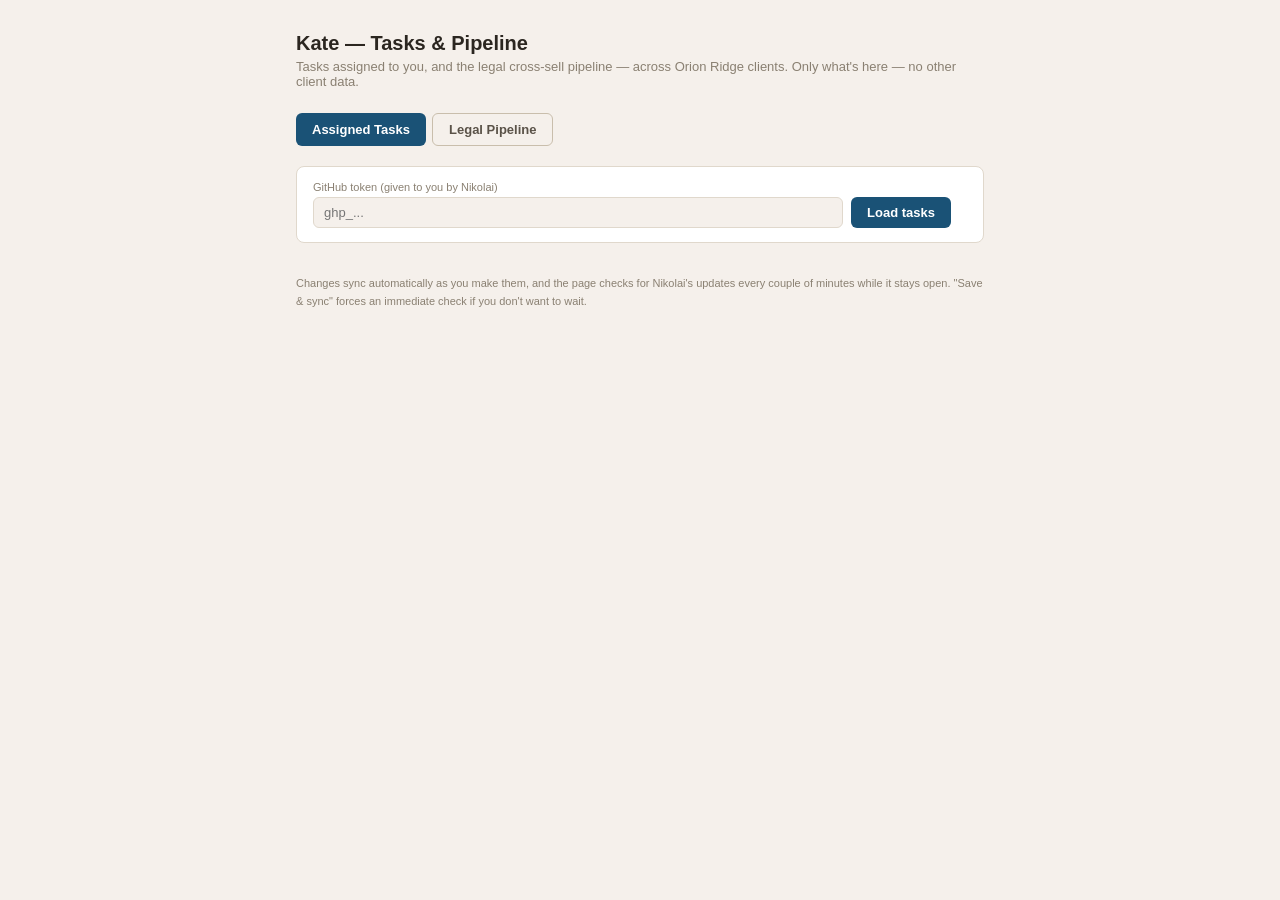
<file: kate.html>
<!DOCTYPE html>
<html lang="en">
<head>
<meta charset="UTF-8">
<meta name="viewport" content="width=device-width, initial-scale=1.0">
<title>Kate — Tasks</title>
<style>
  :root {
    --bg: #f5f0eb; --bg2: #ffffff; --border: #e0d8cc; --border2: #c9beac;
    --text1: #2b2620; --text2: #5a5248; --text3: #8a8072;
    --blue: #1a5276; --green: #3b6d11; --red: #c62828; --purple: #5b3fa3;
  }
  * { box-sizing: border-box; }
  body { margin: 0; font-family: -apple-system, BlinkMacSystemFont, 'Segoe UI', Roboto, sans-serif; background: var(--bg); color: var(--text1); }
  .wrap { max-width: 720px; margin: 0 auto; padding: 2rem 1rem; }
  h1 { font-size: 20px; font-weight: 600; margin: 0 0 4px; }
  .sub { font-size: 13px; color: var(--text3); margin-bottom: 1.5rem; }
  .card { background: var(--bg2); border-radius: 8px; padding: 14px 16px; margin-bottom: 12px; border: 1px solid var(--border); }
  .setup-card { display: flex; gap: 8px; align-items: flex-end; flex-wrap: wrap; }
  .field label { display: block; font-size: 11px; color: var(--text3); margin-bottom: 4px; }
  input[type=text], input[type=password], input[type=date] {
    font-size: 13px; padding: 7px 10px; border: 1px solid var(--border); border-radius: 6px;
    background: var(--bg); color: var(--text1); width: 100%;
  }
  button {
    font-size: 13px; padding: 8px 16px; border-radius: 6px; border: none; cursor: pointer;
    background: var(--blue); color: #fff; font-weight: 600;
  }
  button.secondary { background: var(--bg); color: var(--text2); border: 1px solid var(--border2); }
  .status { font-size: 12px; color: var(--text3); margin-left: 8px; }
  .task { display: flex; flex-direction: column; gap: 8px; }
  .task-top { display: flex; align-items: center; gap: 10px; }
  .task-client { font-weight: 600; font-size: 14px; }
  .task-text { font-size: 13px; color: var(--text1); flex: 1; }
  .done .task-text { text-decoration: line-through; color: var(--text3); }
  .overdue { color: var(--red); font-weight: 600; }
  .due-today { color: #8a6100; font-weight: 600; }
  .comments { border-top: 1px solid var(--border); padding-top: 8px; margin-top: 2px; }
  .comment { font-size: 12px; color: var(--text2); margin-bottom: 4px; }
  .comment b { color: var(--text1); }
  .reply-row { display: flex; gap: 6px; margin-top: 6px; }
  .reply-row input { flex: 1; font-size: 12px; padding: 5px 8px; }
  .reply-row button { padding: 5px 10px; font-size: 12px; }
  .empty { text-align: center; color: var(--text3); padding: 3rem 1rem; font-size: 13px; }
  .hidden { display: none; }
  .footer-note { font-size: 11px; color: var(--text3); margin-top: 2rem; line-height: 1.6; }
</style>
</head>
<body>
<div class="wrap">
  <h1>Kate — Tasks &amp; Pipeline</h1>
  <div class="sub">Tasks assigned to you, and the legal cross-sell pipeline — across Orion Ridge clients. Only what's here — no other client data.</div>

  <div style="display:flex;gap:6px;margin-bottom:1.25rem">
    <button id="tabTasksBtn" onclick="switchTab('tasks')">Assigned Tasks</button>
    <button id="tabPipelineBtn" class="secondary" onclick="switchTab('pipeline')">Legal Pipeline</button>
  </div>

  <div id="tasksSection">
    <div class="card setup-card">
      <div class="field" style="flex:1;min-width:220px">
        <label>GitHub token (given to you by Nikolai)</label>
        <input type="password" id="ghToken" placeholder="ghp_...">
      </div>
      <button onclick="loadTasks()">Load tasks</button>
      <span class="status" id="loadStatus"></span>
    </div>

    <div id="taskList"></div>

    <div class="card" id="saveBar" style="display:none;text-align:right">
      <button onclick="saveTasks()">Save &amp; sync</button>
      <span class="status" id="saveStatus"></span>
    </div>
  </div>

  <div id="pipelineSection" class="hidden">
    <div class="card">
      <div style="font-weight:600;font-size:14px;margin-bottom:8px">⚖️ Add a new name to the pipeline</div>
      <div style="display:flex;gap:8px;flex-wrap:wrap">
        <input type="text" id="newLeadName" placeholder="Name" style="flex:1;min-width:140px">
        <input type="text" id="newLeadNotes" placeholder="Notes — what product/service..." style="flex:1;min-width:180px">
        <button onclick="addLead()">Add</button>
      </div>
    </div>
    <div class="card" style="text-align:right">
      <button onclick="savePipeline()">Save &amp; sync</button>
      <span class="status" id="pipelineSaveStatus"></span>
    </div>
    <div id="pipelineList"></div>
  </div>

  <div class="footer-note">
    Changes sync automatically as you make them, and the page checks for Nikolai's updates
    every couple of minutes while it stays open. "Save &amp; sync" forces an immediate check if you don't want to wait.
  </div>
</div>

<script>
const REPO = 'nickolaiklimoff/suitability-letter';
const PATH = 'assigned-tasks.json';
const PIPELINE_PATH = 'legal-pipeline.json';
const STAGES = ['Prospecting', 'Meeting', 'Proposal', 'Client'];
let tasks = [];
let fileSha = null;
let pipeline = [];
let pipelineSha = null;

function switchTab(tab) {
  document.getElementById('tasksSection').classList.toggle('hidden', tab !== 'tasks');
  document.getElementById('pipelineSection').classList.toggle('hidden', tab !== 'pipeline');
  document.getElementById('tabTasksBtn').className = tab === 'tasks' ? '' : 'secondary';
  document.getElementById('tabPipelineBtn').className = tab === 'pipeline' ? '' : 'secondary';
  if (tab === 'pipeline' && !pipeline.length) loadPipeline();
}

function todayStr() { return new Date().toISOString().slice(0,10); }
function fmtDate(d) {
  if (!d) return '';
  const dt = new Date(d);
  if (isNaN(dt)) return d;
  return dt.toLocaleDateString('en-GB', { day:'2-digit', month:'short', year:'numeric' });
}
function esc(s) { return String(s==null?'':s).replace(/&/g,'&amp;').replace(/</g,'&lt;').replace(/>/g,'&gt;'); }
const URGENCY_ICONS = { eagle: '🦅', dove: '🕊️', chicken: '🐔' };
const URGENCY_FILTERS = { eagle: '', dove: 'grayscale(1)', chicken: 'sepia(1) saturate(3) hue-rotate(-10deg) brightness(0.8)' };
function urgencyIcon(u) {
  const key = URGENCY_ICONS[u] ? u : 'dove';
  return `<span style="filter:${URGENCY_FILTERS[key]}">${URGENCY_ICONS[key]}</span>`;
}

window.addEventListener('DOMContentLoaded', () => {
  const saved = localStorage.getItem('kate-gh-token');
  const cached = localStorage.getItem('kate-tasks-cache');
  if (cached) { try { tasks = JSON.parse(cached); render(); } catch(e) {} }
  const cachedPipeline = localStorage.getItem('kate-pipeline-cache');
  if (cachedPipeline) { try { pipeline = JSON.parse(cachedPipeline); renderPipeline(); } catch(e) {} }
  if (saved) {
    document.getElementById('ghToken').value = saved;
    loadTasks(); // first load pulls Nikolai's current assignments
  }

  // After that, every change auto-saves (see touch()+autoSave below), and we
  // also poll periodically in case Nikolai assigned something new and Kate
  // hasn't touched anything herself — saveTasks() is merge-safe (fetches
  // remote, merges by id, unions comments) so this never overwrites her
  // unsaved edits, unlike a raw reload would.
  setInterval(() => {
    if (document.getElementById('ghToken').value.trim()) {
      saveTasks(true);
      if (pipeline.length || !document.getElementById('pipelineSection').classList.contains('hidden')) savePipeline(true);
    }
  }, 120000);
});

async function loadPipeline() {
  const token = document.getElementById('ghToken').value.trim();
  if (!token) return;
  try {
    const resp = await fetch(`https://api.github.com/repos/${REPO}/contents/${PIPELINE_PATH}`, {
      headers: { Authorization: `token ${token}`, Accept: 'application/vnd.github+json' }
    });
    if (resp.status === 404) { pipeline = []; pipelineSha = null; }
    else if (resp.ok) {
      const d = await resp.json();
      pipelineSha = d.sha;
      pipeline = JSON.parse(decodeURIComponent(escape(atob(d.content))));
    }
    localStorage.setItem('kate-pipeline-cache', JSON.stringify(pipeline));
    renderPipeline();
  } catch (e) {
    console.error('loadPipeline failed', e);
  }
}

async function savePipeline(silent) {
  const token = document.getElementById('ghToken').value.trim();
  const statusEl = document.getElementById('pipelineSaveStatus');
  if (!token) { if (!silent) statusEl.textContent = 'Enter your GitHub token first.'; return; }
  if (!silent) statusEl.textContent = 'Syncing...';
  try {
    let remote = [];
    const getResp = await fetch(`https://api.github.com/repos/${REPO}/contents/${PIPELINE_PATH}`, {
      headers: { Authorization: `token ${token}`, Accept: 'application/vnd.github+json' }
    });
    if (getResp.ok) {
      const d = await getResp.json();
      pipelineSha = d.sha;
      remote = JSON.parse(decodeURIComponent(escape(atob(d.content))));
    }
    const byId = {};
    remote.forEach(e => { byId[e.id] = e; });
    pipeline.forEach(e => {
      const r = byId[e.id];
      if (!r) { byId[e.id] = e; return; }
      const localNewer = new Date(e.updatedAt||0) >= new Date(r.updatedAt||0);
      const merged = localNewer ? { ...r, ...e } : { ...e, ...r };
      const allComments = [...(e.comments||[]), ...(r.comments||[])];
      const seen = new Set();
      merged.comments = allComments.filter(c => c.id && !seen.has(c.id) && seen.add(c.id));
      byId[e.id] = merged;
    });
    const merged = Object.values(byId);

    const content = btoa(unescape(encodeURIComponent(JSON.stringify(merged, null, 2))));
    const putResp = await fetch(`https://api.github.com/repos/${REPO}/contents/${PIPELINE_PATH}`, {
      method: 'PUT',
      headers: { Authorization: `token ${token}`, Accept: 'application/vnd.github+json', 'Content-Type': 'application/json' },
      body: JSON.stringify({ message: `chore: Kate updated pipeline (${merged.length} entries)`, content, sha: pipelineSha || undefined, branch: 'main' })
    });
    if (!putResp.ok) { const err = await putResp.json(); throw new Error(err.message || 'GitHub API error'); }
    pipeline = merged;
    localStorage.setItem('kate-pipeline-cache', JSON.stringify(pipeline));
    if (!silent) statusEl.textContent = '✓ Synced';
    renderPipeline();
  } catch (e) {
    if (!silent) statusEl.textContent = 'Sync failed: ' + e.message;
  }
}

function touchLead(e) { e.updatedAt = new Date().toISOString(); e.updatedBy = 'Kate'; }

function addLead() {
  const nameEl = document.getElementById('newLeadName');
  const notesEl = document.getElementById('newLeadNotes');
  const name = nameEl.value.trim();
  if (!name) { nameEl.style.borderColor = 'var(--red)'; nameEl.focus(); return; }
  nameEl.style.borderColor = '';
  pipeline.push({
    id: 'lp_' + Date.now(), name, notes: notesEl.value.trim(), stage: 'Prospecting',
    sourceType: 'new', sourceId: null, addedBy: 'Kate', comments: [],
    createdAt: new Date().toISOString(), updatedAt: new Date().toISOString(),
  });
  nameEl.value = ''; notesEl.value = '';
  localStorage.setItem('kate-pipeline-cache', JSON.stringify(pipeline));
  renderPipeline();
  savePipeline(true);
}
function moveLead(id, dir) {
  const e = pipeline.find(x => x.id === id); if (!e) return;
  const idx = STAGES.indexOf(e.stage);
  const next = idx + dir;
  if (next < 0 || next >= STAGES.length) return;
  e.stage = STAGES[next]; touchLead(e);
  localStorage.setItem('kate-pipeline-cache', JSON.stringify(pipeline));
  renderPipeline();
  savePipeline(true);
}
function addLeadComment(id) {
  const e = pipeline.find(x => x.id === id); if (!e) return;
  const el = document.getElementById('leadReply_' + id);
  const text = el.value.trim(); if (!text) return;
  if (!e.comments) e.comments = [];
  e.comments.push({ id: 'c_' + Date.now(), author: 'Kate', text, date: new Date().toISOString() });
  touchLead(e);
  localStorage.setItem('kate-pipeline-cache', JSON.stringify(pipeline));
  renderPipeline();
  savePipeline(true);
}

function renderPipeline() {
  const el = document.getElementById('pipelineList');
  if (!pipeline.length) {
    el.innerHTML = '<div class="empty">Nothing in the pipeline yet — add a name above.</div>';
    return;
  }
  const cardHtml = e => {
    const idx = STAGES.indexOf(e.stage);
    return `<div style="background:var(--bg2);border:1px solid var(--border);border-radius:8px;padding:10px 12px;margin-bottom:8px">
      <div style="display:flex;justify-content:space-between;align-items:start;gap:6px">
        <div style="min-width:0">
          <span style="font-weight:600;font-size:13px;color:var(--text1)">${esc(e.name)}</span>
          <span style="font-size:9px;font-weight:600;background:var(--bg);color:var(--text3);padding:1px 6px;border-radius:8px;margin-left:4px;white-space:nowrap">added by ${esc(e.addedBy)}</span>
        </div>
      </div>
      ${e.notes ? `<div style="font-size:11px;color:var(--text3);margin-top:2px">${esc(e.notes)}</div>` : ''}
      <div style="display:flex;gap:4px;margin-top:6px">
        ${idx > 0 ? `<button class="secondary" onclick="moveLead('${e.id}',-1)" style="font-size:10px;padding:2px 7px">←</button>` : ''}
        ${idx < STAGES.length - 1 ? `<button onclick="moveLead('${e.id}',1)" style="font-size:10px;padding:2px 7px">${e.stage==='Proposal'?'✓ Onboard':'→'}</button>` : ''}
      </div>
      <div class="comments">
        ${(e.comments||[]).map(c => `<div class="comment"><b>${esc(c.author)}:</b> ${esc(c.text)}</div>`).join('') || '<div class="comment" style="color:var(--text3)">No comments yet.</div>'}
        <div class="reply-row">
          <input type="text" id="leadReply_${e.id}" placeholder="Comment..." onkeydown="if(event.key==='Enter')addLeadComment('${e.id}')">
          <button class="secondary" onclick="addLeadComment('${e.id}')">Add</button>
        </div>
      </div>
    </div>`;
  };
  el.innerHTML = `<div style="display:grid;grid-template-columns:repeat(auto-fit,minmax(150px,1fr));gap:10px">
    ${STAGES.map(stage => {
      const entries = pipeline.filter(e => e.stage === stage);
      return `<div style="background:var(--bg);border-radius:8px;padding:10px">
        <div style="font-size:11px;font-weight:700;text-transform:uppercase;letter-spacing:0.05em;color:var(--text3);margin-bottom:8px">${stage} (${entries.length})</div>
        ${entries.length ? entries.map(cardHtml).join('') : '<div style="font-size:11px;color:var(--text3);padding:6px 0">Empty</div>'}
      </div>`;
    }).join('')}
  </div>`;
}

async function loadTasks() {
  const token = document.getElementById('ghToken').value.trim();
  const statusEl = document.getElementById('loadStatus');
  if (!token) { statusEl.textContent = 'Enter your GitHub token first.'; return; }
  localStorage.setItem('kate-gh-token', token);
  statusEl.textContent = 'Loading...';
  try {
    const resp = await fetch(`https://api.github.com/repos/${REPO}/contents/${PATH}`, {
      headers: { Authorization: `token ${token}`, Accept: 'application/vnd.github+json' }
    });
    if (resp.status === 404) { tasks = []; fileSha = null; }
    else if (resp.ok) {
      const d = await resp.json();
      fileSha = d.sha;
      tasks = JSON.parse(decodeURIComponent(escape(atob(d.content))));
    } else {
      const err = await resp.json();
      throw new Error(err.message || resp.status);
    }
    localStorage.setItem('kate-tasks-cache', JSON.stringify(tasks));
    statusEl.textContent = `✓ Loaded ${tasks.length} task${tasks.length===1?'':'s'}`;
    render();
  } catch (e) {
    statusEl.textContent = 'Load failed: ' + e.message;
  }
}

async function saveTasks(silent) {
  const token = document.getElementById('ghToken').value.trim();
  const statusEl = document.getElementById('saveStatus');
  if (!token) { if (!silent) statusEl.textContent = 'Load tasks first (need a token).'; return; }
  if (!silent) statusEl.textContent = 'Syncing...';
  try {
    // Fetch latest remote first so we don't clobber anything Nikolai changed
    // since our last load — merge by id, newer updatedAt wins per scalar field,
    // comments are unioned by id.
    let remote = [];
    const getResp = await fetch(`https://api.github.com/repos/${REPO}/contents/${PATH}`, {
      headers: { Authorization: `token ${token}`, Accept: 'application/vnd.github+json' }
    });
    if (getResp.ok) {
      const d = await getResp.json();
      fileSha = d.sha;
      remote = JSON.parse(decodeURIComponent(escape(atob(d.content))));
    }
    const byId = {};
    remote.forEach(t => { byId[t.id] = t; });
    tasks.forEach(t => {
      const r = byId[t.id];
      if (!r) { byId[t.id] = t; return; }
      const localNewer = new Date(t.updatedAt||0) >= new Date(r.updatedAt||0);
      const merged = localNewer ? { ...r, ...t } : { ...t, ...r };
      const allComments = [...(t.comments||[]), ...(r.comments||[])];
      const seen = new Set();
      merged.comments = allComments.filter(c => c.id && !seen.has(c.id) && seen.add(c.id));
      byId[t.id] = merged;
    });
    const merged = Object.values(byId);

    const content = btoa(unescape(encodeURIComponent(JSON.stringify(merged, null, 2))));
    const putResp = await fetch(`https://api.github.com/repos/${REPO}/contents/${PATH}`, {
      method: 'PUT',
      headers: { Authorization: `token ${token}`, Accept: 'application/vnd.github+json', 'Content-Type': 'application/json' },
      body: JSON.stringify({ message: `chore: Kate updated tasks (${merged.length} entries)`, content, sha: fileSha || undefined, branch: 'main' })
    });
    if (!putResp.ok) { const err = await putResp.json(); throw new Error(err.message || 'GitHub API error'); }
    tasks = merged;
    localStorage.setItem('kate-tasks-cache', JSON.stringify(tasks));
    if (!silent) statusEl.textContent = '✓ Synced';
    render();
  } catch (e) {
    if (!silent) statusEl.textContent = 'Sync failed: ' + e.message;
  }
}

function touch(t) { t.updatedAt = new Date().toISOString(); t.updatedBy = 'Kate'; }

function markDone(id) {
  const t = tasks.find(x => x.id === id); if (!t) return;
  const note = prompt('Task complete — any closing comment for Nikolai? (leave blank to skip)');
  t.done = true; t.cancelled = false; touch(t);
  if (note && note.trim()) {
    if (!t.comments) t.comments = [];
    t.comments.push({ id: 'c_' + Date.now(), author: 'Kate', text: note.trim(), date: new Date().toISOString() });
  }
  localStorage.setItem('kate-tasks-cache', JSON.stringify(tasks));
  render();
  saveTasks(true);
}
function cancelTask(id) {
  const t = tasks.find(x => x.id === id); if (!t) return;
  const reason = prompt('Cancelling this task — reason for Nikolai? (optional)');
  t.cancelled = true; t.done = false; touch(t);
  if (!t.comments) t.comments = [];
  t.comments.push({ id: 'c_' + Date.now(), author: 'Kate', text: 'Cancelled' + (reason && reason.trim() ? ': ' + reason.trim() : ''), date: new Date().toISOString() });
  localStorage.setItem('kate-tasks-cache', JSON.stringify(tasks));
  render();
  saveTasks(true);
}
function reopenTask(id) {
  const t = tasks.find(x => x.id === id); if (!t) return;
  t.done = false; t.cancelled = false; touch(t);
  localStorage.setItem('kate-tasks-cache', JSON.stringify(tasks));
  render();
  saveTasks(true);
}
function editDue(id, val) {
  const t = tasks.find(x => x.id === id); if (!t) return;
  t.due = val || null; touch(t);
  localStorage.setItem('kate-tasks-cache', JSON.stringify(tasks));
  render();
  saveTasks(true);
}
function addComment(id) {
  const t = tasks.find(x => x.id === id); if (!t) return;
  const el = document.getElementById('reply_' + id);
  const text = el.value.trim(); if (!text) return;
  if (!t.comments) t.comments = [];
  t.comments.push({ id: 'c_' + Date.now(), author: 'Kate', text, date: new Date().toISOString() });
  touch(t);
  localStorage.setItem('kate-tasks-cache', JSON.stringify(tasks));
  render();
  saveTasks(true);
}

function render() {
  const el = document.getElementById('taskList');
  const saveBar = document.getElementById('saveBar');
  if (!tasks.length) {
    el.innerHTML = '<div class="empty">No tasks assigned yet. Ask Nikolai to sync, then hit "Load tasks".</div>';
    saveBar.style.display = 'none';
    return;
  }
  saveBar.style.display = 'block';
  const sorted = [...tasks].sort((a,b) => {
    const ar = !!(a.done || a.cancelled), br = !!(b.done || b.cancelled);
    if (ar !== br) return ar ? 1 : -1;
    return new Date(a.due || '2100-01-01') - new Date(b.due || '2100-01-01');
  });
  el.innerHTML = sorted.map(t => {
    const today = todayStr();
    const resolved = t.done || t.cancelled;
    const overdue = !resolved && t.due && t.due < today;
    const isToday = t.due === today;
    return `<div class="card task ${resolved?'done':''}">
      <div class="task-top">
        <span title="Urgency" style="font-size:16px">${urgencyIcon(t.urgency)}</span>
        <div style="flex:1;min-width:0">
          <div class="task-client">${esc(t.clientName || 'Unknown client')}</div>
          <div class="task-text">${esc(t.text)}</div>
          ${t.cancelled ? '<div style="font-size:11px;font-weight:600;color:var(--red)">Cancelled</div>' : t.done ? '<div style="font-size:11px;font-weight:600;color:var(--green)">Done</div>' : ''}
        </div>
        ${resolved
          ? `<button class="secondary" onclick="reopenTask('${t.id}')">Reopen</button>`
          : `<button class="secondary" onclick="cancelTask('${t.id}')">Cancel</button><button onclick="markDone('${t.id}')">Done</button>`}
        <input type="date" value="${t.due||''}" onchange="editDue('${t.id}',this.value)" class="${overdue?'overdue':isToday?'due-today':''}" style="width:auto">
      </div>
      <div class="comments">
        ${(t.comments||[]).map(c => `<div class="comment"><b>${esc(c.author)}:</b> ${esc(c.text)}</div>`).join('') || '<div class="comment" style="color:var(--text3)">No comments yet.</div>'}
        <div class="reply-row">
          <input type="text" id="reply_${t.id}" placeholder="Reply to Nikolai..." onkeydown="if(event.key==='Enter')addComment('${t.id}')">
          <button class="secondary" onclick="addComment('${t.id}')">Reply</button>
        </div>
      </div>
    </div>`;
  }).join('');
}
</script>
</body>
</html>
</file>
<file: style.css>
*, *::before, *::after { box-sizing: border-box; margin: 0; padding: 0; }

:root {
  --bg: #ffffff;
  --bg2: #f7f6f3;
  --bg3: #e6e4dc;
  --text: #1a1a1a;
  --text2: #3a3a3a;
  --text3: #6a6a6a;
  --border: rgba(0,0,0,0.22);
  --border2: rgba(0,0,0,0.38);
  --blue: #185fa5;
  --blue-bg: #e6f1fb;
  --blue-border: #b5d4f4;
  --green-bg: #eaf3de;
  --green-text: #3b6d11;
  --green-border: #c0dd97;
  --sidebar-w: 240px;
  --radius: 8px;
  --radius-lg: 12px;
}

body { font-family: -apple-system, BlinkMacSystemFont, 'Segoe UI', sans-serif; background: var(--bg3); color: var(--text); height: 100vh; overflow: hidden; }

.app { display: flex; height: 100vh; }

/* ── Sidebar ── */
.sidebar { width: var(--sidebar-w); background: var(--bg); border-right: 0.5px solid var(--border2); display: flex; flex-direction: column; padding: 1.25rem 0; flex-shrink: 0; overflow-y: auto; min-height: 0; }
.sidebar-logo { font-size: 13px; font-weight: 600; color: var(--text2); padding: 0 1rem 1rem; border-bottom: 0.5px solid var(--border); letter-spacing: 0.02em; }
.sidebar-section-label { font-size: 11px; font-weight: 600; color: var(--text3); text-transform: uppercase; letter-spacing: 0.06em; padding: 1rem 1rem 0.4rem; }
.client-list { flex: 1; }
.client-item { padding: 8px 1rem; font-size: 14px; cursor: pointer; border-radius: 0; transition: background 0.1s; }
.client-item:hover { background: var(--bg2); }
.client-item.active { background: var(--blue-bg); color: var(--blue); font-weight: 500; }
.btn-new-client { margin: 0.5rem 1rem; padding: 8px 12px; border: 1px dashed var(--border2); border-radius: var(--radius); background: none; font-size: 13px; color: var(--text2); cursor: pointer; text-align: left; }
.btn-new-client:hover { background: var(--bg2); }
.client-item { display: flex; align-items: center; justify-content: space-between; }
.client-item span:first-child { flex: 1; overflow: hidden; text-overflow: ellipsis; white-space: nowrap; }
.client-edit-btn { opacity: 0; font-size: 13px; color: var(--text2); cursor: pointer; padding: 0 4px; transition: opacity 0.15s; flex-shrink: 0; }
.client-item:hover .client-edit-btn { opacity: 1; }
.client-name-editor { padding: 4px 1rem 8px; }
.client-name-editor input { width: 100%; padding: 6px 8px; font-size: 13px; border: 1px solid var(--blue); border-radius: var(--radius); outline: none; box-sizing: border-box; }
.client-item { display: flex; align-items: center; justify-content: space-between; }
.client-item span:first-child { flex: 1; overflow: hidden; text-overflow: ellipsis; white-space: nowrap; }
.client-edit-btn { opacity: 0; font-size: 13px; color: var(--text2); cursor: pointer; padding: 0 4px; transition: opacity 0.15s; flex-shrink: 0; }
.client-item:hover .client-edit-btn { opacity: 1; }
.client-name-editor { padding: 4px 1rem 8px; }
.client-name-editor input { width: 100%; padding: 6px 8px; font-size: 13px; border: 1px solid var(--blue); border-radius: var(--radius); outline: none; box-sizing: border-box; }
.sidebar-divider { height: 0.5px; background: var(--border); margin: 0.75rem 0; }
.sidebar-setting { padding: 0.75rem 1rem; border-top: 0.5px solid var(--border); margin-top: auto; }
.sidebar-setting label { display: block; font-size: 11px; color: var(--text3); margin-bottom: 4px; }
.sidebar-setting input { width: 100%; padding: 6px 8px; border: 0.5px solid var(--border2); border-radius: var(--radius); font-size: 12px; font-family: monospace; background: var(--bg2); }

/* ── Main ── */
.main { flex: 1; overflow-y: auto; padding: 2rem; }
.hidden { display: none !important; }

/* ── Empty state ── */
.empty-state { display: flex; flex-direction: column; align-items: center; justify-content: center; height: 60vh; gap: 12px; }
.empty-icon { font-size: 40px; }
.empty-title { font-size: 18px; font-weight: 500; }
.empty-sub { font-size: 14px; color: var(--text2); }

/* ── Tabs ── */
.tabs { display: flex; gap: 4px; border-bottom: 0.5px solid var(--border2); margin-bottom: 1.5rem; }
.tab { padding: 8px 16px; border: none; background: none; font-size: 14px; color: var(--text2); cursor: pointer; border-bottom: 2px solid transparent; margin-bottom: -0.5px; font-family: inherit; }
.tab:hover { color: var(--text); }
.tab.active { color: var(--blue); border-bottom-color: var(--blue); font-weight: 500; }

/* ── Section header ── */
.section-header { margin-bottom: 1.25rem; }
.section-header h2 { font-size: 20px; font-weight: 500; margin-bottom: 4px; }
.section-sub { font-size: 13px; color: var(--text2); }

/* ── Form card ── */
.form-card { background: var(--bg); border: 0.5px solid var(--border); border-radius: var(--radius-lg); padding: 1.5rem; margin-bottom: 1rem; }
.form-card h3 { font-size: 15px; font-weight: 500; margin-bottom: 1.25rem; color: var(--text2); }
.form-row { display: grid; grid-template-columns: 1fr 1fr; gap: 1rem; }

/* ── Fields ── */
.field { margin-bottom: 1.25rem; }
.field label { display: block; font-size: 13px; font-weight: 500; color: var(--text2); margin-bottom: 6px; }
.label-hint { font-weight: 400; color: var(--text3); }
.field-hint { font-size: 12px; color: var(--text3); margin-bottom: 8px; line-height: 1.5; }
.field input[type=text], .field input[type=date], .field input[type=number], .field textarea, .field select {
  width: 100%; padding: 8px 12px; border: 0.5px solid var(--border2); border-radius: var(--radius);
  background: var(--bg); color: var(--text); font-size: 14px; font-family: inherit;
}
.field textarea { resize: vertical; line-height: 1.6; }
.field input:focus, .field textarea:focus { outline: none; border-color: var(--blue); box-shadow: 0 0 0 3px rgba(24,95,165,0.1); }

/* ── Radio / checkbox groups ── */
.radio-group { display: flex; flex-direction: column; gap: 8px; }
.radio-group.inline { flex-direction: row; gap: 1.5rem; }
.radio-opt { display: flex; align-items: flex-start; gap: 10px; font-size: 13px; cursor: pointer; line-height: 1.5; }
.radio-opt input { margin-top: 3px; flex-shrink: 0; accent-color: var(--blue); }
.radio-opt.block { padding: 10px 12px; border: 0.5px solid var(--border); border-radius: var(--radius); transition: border-color 0.15s, background 0.15s; }
.radio-opt.block:hover { background: var(--bg2); }
.radio-opt.block:has(input:checked) { background: var(--blue-bg); border-color: var(--blue-border); }

.checkbox-group { display: flex; flex-wrap: wrap; gap: 8px; }
.checkbox-opt { display: flex; align-items: flex-start; gap: 8px; font-size: 13px; cursor: pointer; padding: 7px 12px; border: 0.5px solid var(--border); border-radius: 20px; transition: all 0.15s; }
.checkbox-opt:hover { background: var(--bg2); }
.checkbox-opt:has(input:checked) { background: var(--blue-bg); border-color: var(--blue-border); color: var(--blue); }
.checkbox-opt input { accent-color: var(--blue); }
.checkbox-label { display: flex; align-items: center; gap: 8px; font-size: 14px; cursor: pointer; }
.checkbox-label input { accent-color: var(--blue); }

/* ── Form actions ── */
.form-actions { display: flex; align-items: center; gap: 12px; margin-top: 1.5rem; }
.saved-msg { font-size: 13px; color: var(--green-text); }

/* ── Buttons ── */
.btn-primary { padding: 9px 20px; background: var(--blue); color: white; border: none; border-radius: var(--radius); font-size: 14px; font-weight: 500; cursor: pointer; font-family: inherit; transition: opacity 0.15s; }
.btn-primary:hover { opacity: 0.88; }
.btn-secondary { padding: 8px 16px; background: var(--bg); color: var(--text2); border: 0.5px solid var(--border2); border-radius: var(--radius); font-size: 14px; cursor: pointer; font-family: inherit; }
.btn-secondary:hover { background: var(--bg2); }
.ccy-btn { padding: 5px 10px; font-size: 12px; font-weight: 500; border: 1px solid var(--border2); border-radius: 4px; background: var(--bg); color: var(--text2); cursor: pointer; transition: all 0.15s; font-family: inherit; }
.ccy-btn:hover { background: var(--bg2); }
.ccy-btn.active { background: var(--blue); color: white; border-color: var(--blue); }
.btn-generate { padding: 10px 24px; background: var(--green-bg); color: var(--green-text); border: 1px solid var(--green-border); border-radius: var(--radius); font-size: 14px; font-weight: 500; cursor: pointer; font-family: inherit; }
.btn-generate:hover { opacity: 0.88; }
.btn-add-row { margin-top: 8px; font-size: 13px; color: var(--blue); background: none; border: none; cursor: pointer; padding: 4px 0; font-family: inherit; }
.btn-add-row:hover { text-decoration: underline; }
.btn-remove { width: 26px; height: 26px; border-radius: 50%; border: 0.5px solid var(--border2); background: none; color: var(--text3); cursor: pointer; font-size: 16px; line-height: 1; }
.btn-remove:hover { background: #fce; color: #a32; border-color: #f7c1c1; }

/* ── Steps ── */
.steps { display: flex; align-items: center; gap: 0; margin-bottom: 1.5rem; }
.step-dot { width: 28px; height: 28px; border-radius: 50%; border: 1.5px solid var(--border2); background: var(--bg); display: flex; align-items: center; justify-content: center; font-size: 12px; font-weight: 600; color: var(--text2); flex-shrink: 0; }
.step-dot.active { background: var(--blue-bg); color: var(--blue); border-color: var(--blue-border); }
.step-dot.done { background: var(--green-bg); color: var(--green-text); border-color: var(--green-border); }
.step-line { flex: 1; height: 1px; background: var(--border2); }
.step-line.done { background: var(--green-border); }
.step-nav { display: flex; gap: 12px; margin-top: 1.5rem; }

/* ── Table ── */
.table-wrap { overflow-x: auto; }
.input-table { width: 100%; border-collapse: collapse; font-size: 13px; }
.input-table th { text-align: left; padding: 6px 8px; font-size: 12px; font-weight: 500; color: var(--text3); border-bottom: 0.5px solid var(--border2); }
.input-table td { padding: 4px 4px; border-bottom: 0.5px solid var(--border); }
.input-table input { width: 100%; padding: 6px 8px; border: 0.5px solid transparent; border-radius: 4px; font-size: 13px; font-family: inherit; background: transparent; }
.input-table input:focus { border-color: var(--blue); background: white; outline: none; }

/* ── WAAR ── */
.waar-result { display: flex; align-items: center; gap: 10px; margin-top: 12px; padding: 10px 14px; background: var(--bg2); border-radius: var(--radius); font-size: 14px; }
.waar-label { color: var(--text2); font-weight: 500; }
.waar-val { font-weight: 600; color: var(--blue); }

/* ── History ── */
.history-item { display: flex; align-items: center; justify-content: space-between; padding: 12px 16px; background: var(--bg); border: 0.5px solid var(--border); border-radius: var(--radius); margin-bottom: 8px; }
.history-meta { display: flex; flex-direction: column; gap: 2px; }
.history-date { font-size: 14px; font-weight: 500; }
.history-meeting { font-size: 12px; color: var(--text3); }
.empty-history { font-size: 14px; color: var(--text3); padding: 2rem 0; }

/* ── Letter Modal ── */
.modal { position: fixed; inset: 0; background: rgba(0,0,0,0.5); z-index: 100; display: flex; align-items: flex-start; justify-content: center; overflow-y: auto; padding: 2rem; }
.modal-content { background: var(--bg); border-radius: var(--radius-lg); width: 100%; max-width: 800px; padding: 2rem; }
.modal-header { display: flex; align-items: center; justify-content: space-between; margin-bottom: 1.5rem; }
.modal-header h2 { font-size: 20px; font-weight: 500; }
.modal-actions { display: flex; gap: 8px; }

/* ── Letter output ── */
.letter-output { font-family: Georgia, 'Times New Roman', serif; font-size: 14px; line-height: 1.85; color: #1a1a1a; }
.letter-output p { margin-bottom: 1rem; }
.letter-output strong { font-weight: 600; }
.letter-table { width: 100%; border-collapse: collapse; margin: 1rem 0; font-family: -apple-system, sans-serif; font-size: 13px; }
.letter-table th { background: #f7f6f3; padding: 8px 12px; text-align: left; font-weight: 600; border: 0.5px solid #ddd; }
.letter-table td { padding: 8px 12px; border: 0.5px solid #ddd; }

/* ── Print ── */
@media print {
  .sidebar, .tabs, .modal-header .modal-actions, .step-nav { display: none !important; }
  .modal { position: static; padding: 0; background: none; }
  .modal-content { box-shadow: none; border: none; }
  body { overflow: visible; }
}

/* ── Portfolio import ── */
.import-bar { display: flex; align-items: center; gap: 10px; margin-bottom: 10px; flex-wrap: wrap; }
.btn-import { display: inline-flex; align-items: center; gap: 6px; padding: 7px 14px; background: var(--blue-bg); color: var(--blue); border: 1px solid var(--blue-border); border-radius: var(--radius); font-size: 13px; font-weight: 500; cursor: pointer; font-family: inherit; transition: opacity 0.15s; }
.btn-import:hover { opacity: 0.85; }
.import-status { font-size: 13px; }

/* ── Claude upload bar (step 4/5) ── */
.claude-upload-bar { display: flex; gap: 16px; align-items: flex-start; flex-wrap: wrap; padding: 1rem; background: var(--bg2); border-radius: var(--radius); border: 0.5px solid var(--border); margin-bottom: 1rem; }
.upload-slot { display: flex; flex-direction: column; gap: 6px; flex: 1; min-width: 180px; }
.upload-label { font-size: 12px; font-weight: 500; color: var(--text2); }
.upload-hint { font-size: 11px; color: var(--text3); }
.file-name { font-size: 12px; color: var(--text2); font-style: italic; min-height: 16px; }
.btn-analyze { padding: 10px 18px; background: #185fa5; color: white; border: none; border-radius: var(--radius); font-size: 14px; font-weight: 500; cursor: pointer; font-family: inherit; white-space: nowrap; align-self: flex-end; transition: opacity 0.15s; }
.btn-analyze:hover { opacity: 0.88; }
.btn-analyze:disabled { opacity: 0.4; cursor: not-allowed; }

/* ── Upload blocks (step 4) ── */
.upload-block { background: var(--bg2); border: 0.5px solid var(--border); border-radius: var(--radius-lg); padding: 1rem 1.25rem; }
.upload-block-header { display: flex; align-items: flex-start; gap: 12px; flex-wrap: wrap; }
.upload-block-header > div:first-child { flex: 1; min-width: 200px; }
.upload-block-title { font-size: 14px; font-weight: 500; margin-bottom: 3px; }
.upload-block-sub { font-size: 12px; color: var(--text2); }

/* ── Print / PDF ── */
@media print {
  * { -webkit-print-color-adjust: exact; print-color-adjust: exact; }
  /* Hide everything except the letter modal when printing */
  body.printing-letter > * { display: none !important; }
  body.printing-letter .modal { display: block !important; }
  body.printing-letter .modal-content { display: block !important; }
  body { background: white !important; overflow: visible !important; height: auto !important; }
  .app { display: block !important; height: auto !important; }
  .sidebar, .tabs, .step-nav, .modal-header, .no-print { display: none !important; }
  .main { padding: 0 !important; overflow: visible !important; }
  .modal { position: static !important; background: none !important; padding: 0 !important; display: block !important; }
  .modal-content { max-width: 100% !important; padding: 1cm 2cm !important; box-shadow: none !important; border: none !important; }
  .letter-output { font-size: 11pt !important; line-height: 1.6 !important; }
  .letter-output p { margin-bottom: 8pt !important; }
  .letter-table { font-size: 10pt !important; width: 100% !important; border-collapse: collapse !important; }
  .letter-table th, .letter-table td { border: 0.5pt solid #ccc !important; padding: 4pt 6pt !important; }
  .hidden { display: none !important; }
  #emptyState, #appContent > *:not(.tab-content) { display: none !important; }
  #tab-letter, #tab-profile, #tab-history { display: none !important; }
}

/* ── Portfolio Report ── */
.report-doc {
  font-family: 'Georgia', 'Times New Roman', serif;
  max-width: 960px;
  font-size: 13px;
  color: #2C2C2C;
}
.report-header {
  text-align: center;
  padding: 2rem 0 1.5rem;
  border-bottom: 2px solid #5A7259;
  margin-bottom: 1.5rem;
}
.report-logo {
  font-family: 'Georgia', serif;
  font-size: 10px;
  letter-spacing: 0.2em;
  font-weight: 700;
  color: #8B7A68;
  text-transform: uppercase;
  margin-bottom: 0.5rem;
}
.report-title {
  font-family: 'Playfair Display', 'Georgia', serif;
  font-size: 28px;
  font-weight: 700;
  color: #5A7259;
  margin-bottom: 4px;
  letter-spacing: 0.01em;
}
.report-subtitle {
  font-family: 'Playfair Display', 'Georgia', serif;
  font-size: 13px;
  color: #8B7A68;
  margin-bottom: 0.75rem;
}
.report-meta { font-size: 12px; line-height: 2; color: #5C5148; }
.report-meta strong { color: #2C2C2C; }
.report-confidential {
  margin-top: 0.75rem;
  font-size: 10px;
  letter-spacing: 0.15em;
  font-weight: 700;
  color: #8B7A68;
  text-transform: uppercase;
}
.report-fca {
  font-size: 10px;
  color: #8B7A68;
  margin-top: 0.25rem;
}
.report-section { margin-bottom: 1.75rem; }
.report-section-title {
  font-family: 'Playfair Display', 'Georgia', serif;
  font-size: 15px;
  font-weight: 700;
  color: #5A7259;
  margin-bottom: 0.6rem;
  padding-bottom: 4px;
  border-bottom: 1.5px solid #5A7259;
}
.report-subsection-title {
  font-size: 13px;
  font-weight: 700;
  color: #2C2C2C;
  margin: 0.75rem 0 0.4rem;
}
.report-table { width: 100%; border-collapse: collapse; font-size: 11.5px; margin-bottom: 0.5rem; }
.report-table th {
  background: #5A7259;
  color: #fff;
  padding: 5px 8px;
  text-align: left;
  font-weight: 600;
  font-size: 11px;
  border: none;
}
.report-table td { padding: 4px 8px; border-bottom: 0.5px solid #E8E0D8; }
.report-table tbody tr:nth-child(even) { background: #F5F0EB; }
.report-table tbody tr:last-child td { border-bottom: 1px solid #5A7259; }
.profile-table td { padding: 6px 10px; }
.profile-label { font-weight: 600; width: 160px; color: #8B7A68; font-size: 11px; }
.report-cover {
  display: flex;
  flex-direction: column;
  justify-content: space-between;
  min-height: 85vh;
  padding: 2rem 0 2rem;
  border-bottom: 2px solid #5A7259;
  margin-bottom: 2rem;
  text-align: right;
  align-items: flex-end;
}
.report-cover-logo {
  font-size: 10px;
  letter-spacing: 0.25em;
  font-weight: 700;
  color: #8B7A68;
  text-transform: uppercase;
  align-self: flex-end;
}
.report-cover-body {
  display: flex;
  flex-direction: column;
  align-items: flex-end;
  text-align: right;
}
.report-cover .report-title {
  font-family: 'Playfair Display', Georgia, serif;
  font-size: 52px;
  font-weight: 700;
  color: #5A7259;
  line-height: 1.1;
  margin-bottom: 0.3rem;
}
.report-cover .report-subtitle {
  font-family: 'Playfair Display', Georgia, serif;
  font-size: 14px;
  color: #8B7A68;
  margin-bottom: 1.5rem;
}
.report-cover-divider {
  width: 48px;
  height: 2px;
  background: #5A7259;
  margin: 0 0 1.5rem auto;
}
.report-cover-meta {
  width: 280px;
  margin-bottom: 1.5rem;
}
.report-cover-meta .cover-row {
  display: flex;
  justify-content: space-between;
  padding: 5px 0;
  border-bottom: 0.5px solid #E8E0D8;
  font-size: 12px;
}
.report-cover-meta .cover-row .label { color: #8B7A68; }
.report-cover-meta .cover-row strong { color: #2C2C2C; }
.portfolio-value {
  font-family: 'Playfair Display', Georgia, serif;
  font-size: 16px;
  font-weight: 700;
}
.report-cover .report-confidential {
  font-size: 10px;
  letter-spacing: 0.2em;
  font-weight: 700;
  color: #8B7A68;
  margin-top: 1.5rem;
}
.report-cover .report-fca {
  font-size: 10px;
  color: #8B7A68;
  margin-top: 0.2rem;
}
.report-page-break { display: none; }
.report-section { margin-bottom: 1.75rem; }
.report-section-numbered { page-break-before: always; }
.report-disclaimer { font-size: 10.5px; color: #5C5148; line-height: 1.65; padding: 1.25rem 1.5rem; background: #FAF7F4; border-top: 2px solid #5A7259; margin-top: 2rem; }
.report-disclaimer p { margin: 0 0 0.6rem; }
.report-disclaimer-title { font-family: 'Playfair Display', Georgia, serif; font-size: 13px; font-weight: 700; color: #5A7259; margin: 0.75rem 0 0.4rem; }
.report-disclaimer-title:first-child { margin-top: 0; }
.report-disclaimer-footer { margin-top: 1rem; padding-top: 0.75rem; border-top: 0.5px solid #D4C9BE; font-size: 9.5px; color: #8B7A68; line-height: 1.5; }


@media print {
  @page { size: A4 landscape; margin: 1.2cm 1.5cm; }
  @page :first { margin: 0; }

  body > * { display: none !important; }
  .app { display: block !important; }
  .sidebar { display: none !important; }
  .main { display: block !important; padding: 0 !important; overflow: visible !important; }
  #appContent { display: block !important; }
  .tabs { display: none !important; }
  #tab-report { display: block !important; }
  #tab-report > *:not(#r-reportOutput) { display: none !important; }
  #r-reportOutput { display: block !important; }
  .no-print { display: none !important; }
  .report-cover { display: none !important; }
  .report-section-numbered { page-break-before: always; }
  /* sections with new page */
  .report-section { margin-bottom: 0.75rem; page-break-inside: avoid; }
  .report-section-numbered { page-break-before: always; break-before: page; }

  .report-cover { display: none !important; }
  .report-section-numbered { page-break-before: auto; }
  .report-section-numbered:first-child { page-break-before: auto; }

  .report-page-break { display: none; }
  .report-section-numbered { page-break-before: always; }
  .report-section { margin-bottom: 0.75rem; page-break-inside: avoid; }
  .report-doc { max-width: 100%; }
  .report-table { font-size: 8px; }
  .report-table th { font-size: 8px; padding: 2px 4px; }
  .report-table th, .report-table td { padding: 2px 4px; white-space: nowrap; }
  .report-table td:first-child { white-space: normal; max-width: 200px; }
  .report-section-title { font-size: 13px; }
  .report-meta { font-size: 10px; }
}

/* ── Contrast boost (inputs and controls stand out from the page) ── */
input:not([type=checkbox]):not([type=radio]), select, textarea { border: 1px solid var(--border2) !important; background: #fff !important; color: var(--text) !important; }
input:disabled, select:disabled, textarea:disabled { background: var(--bg3) !important; }
input:focus, select:focus, textarea:focus { border-color: var(--blue) !important; }
.btn-secondary { border-width: 1px; color: var(--text); }
</file>
